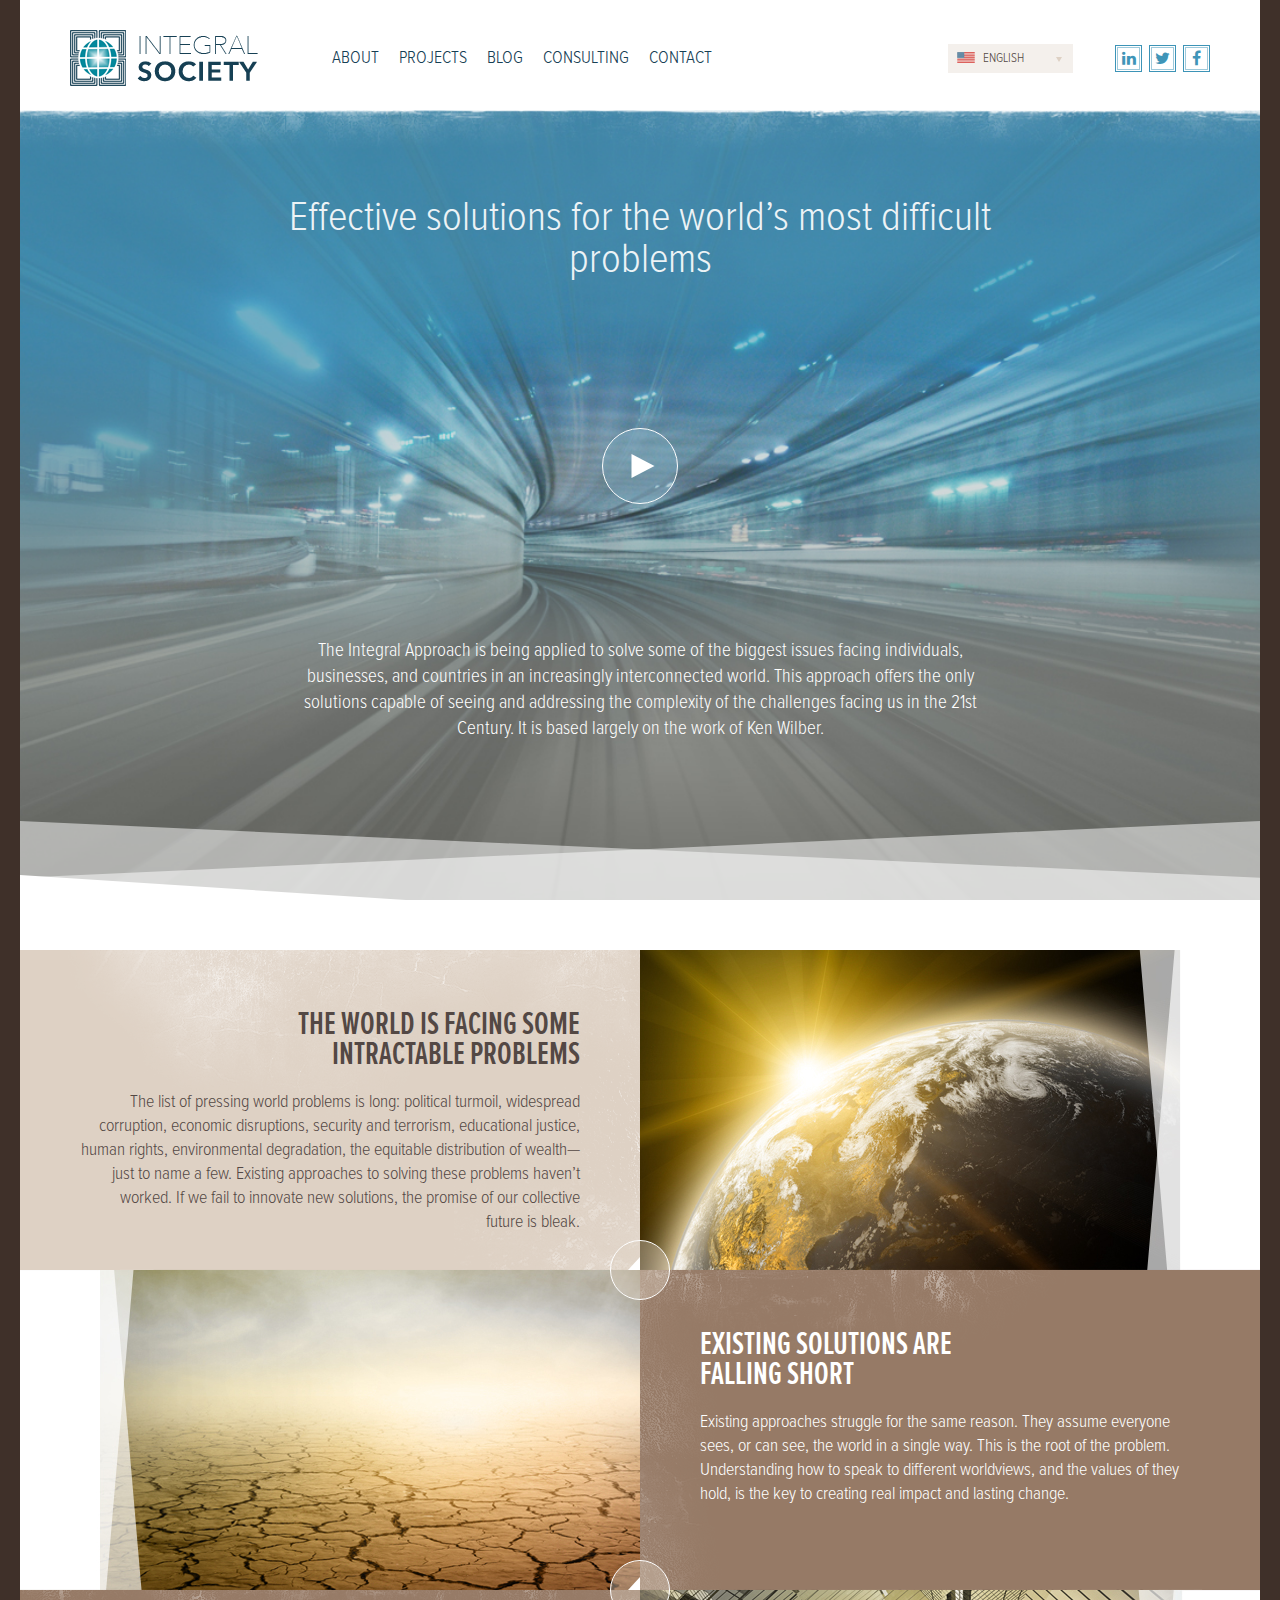
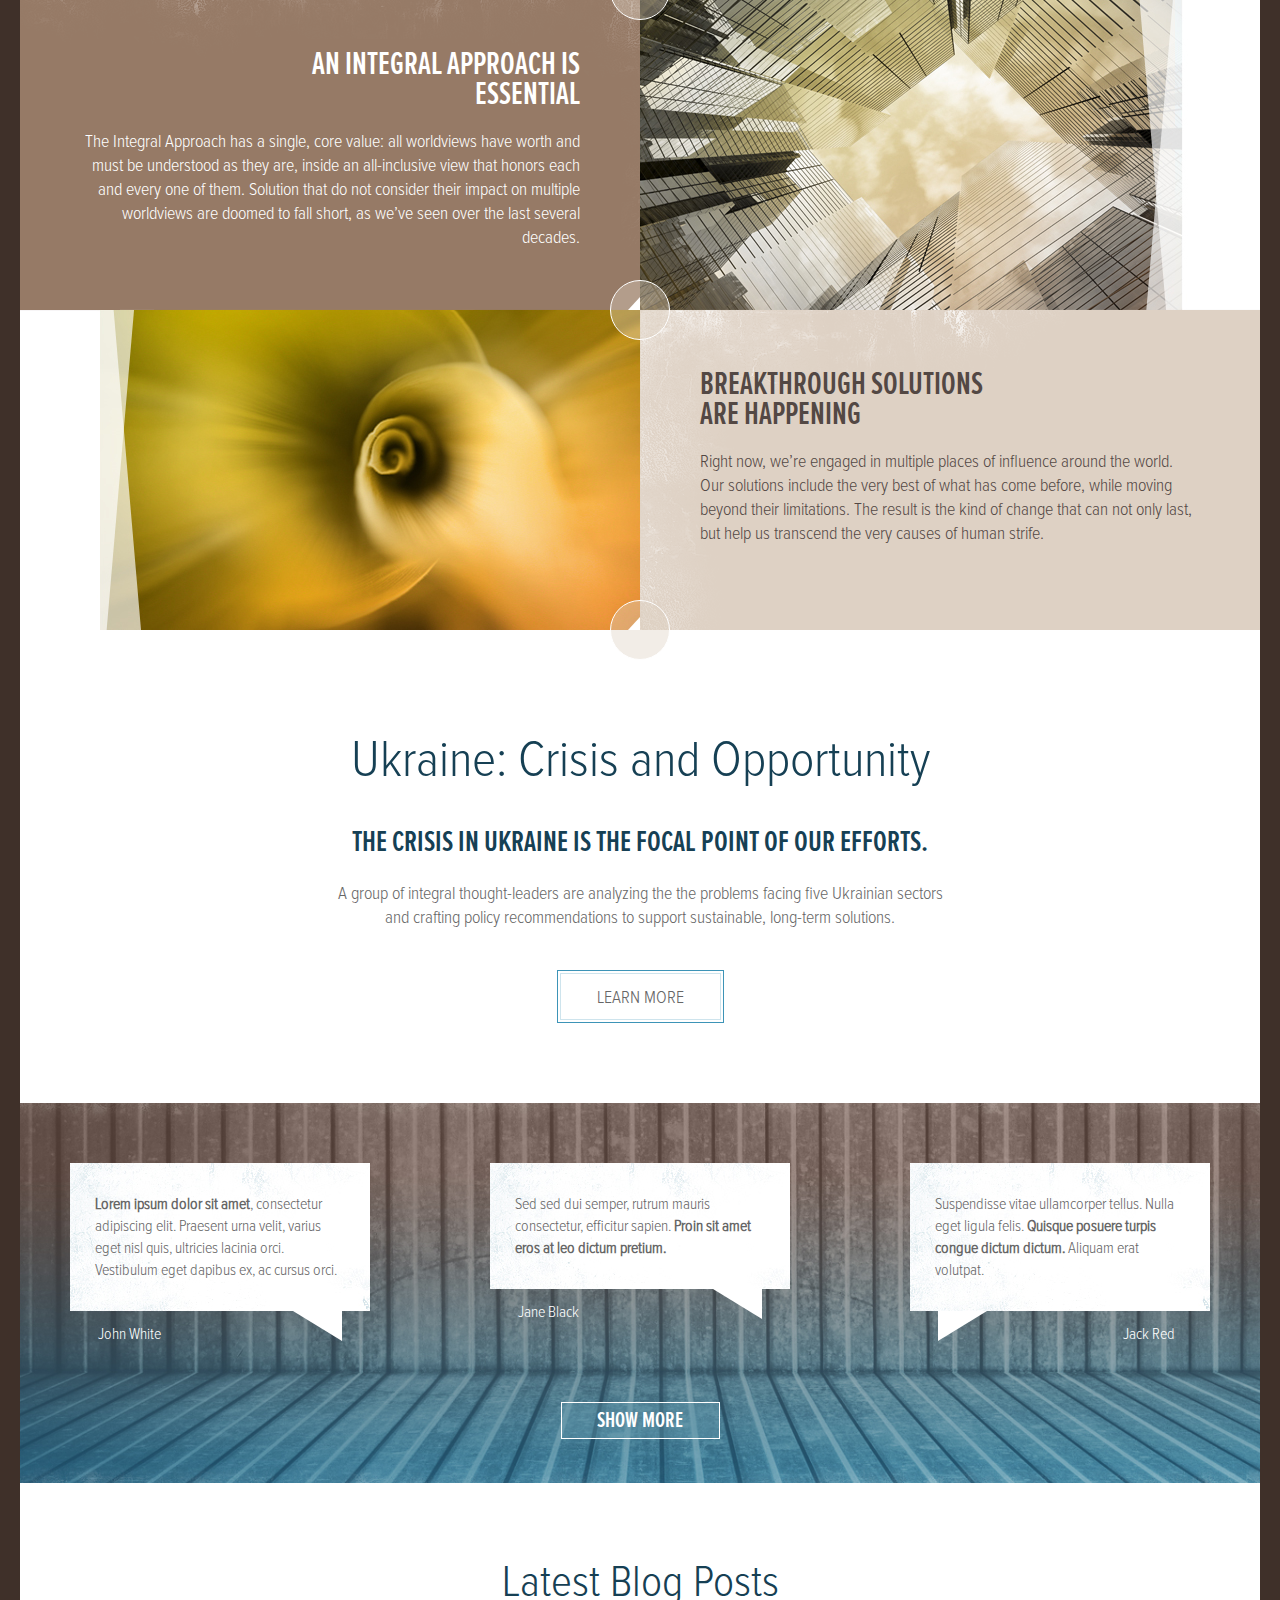
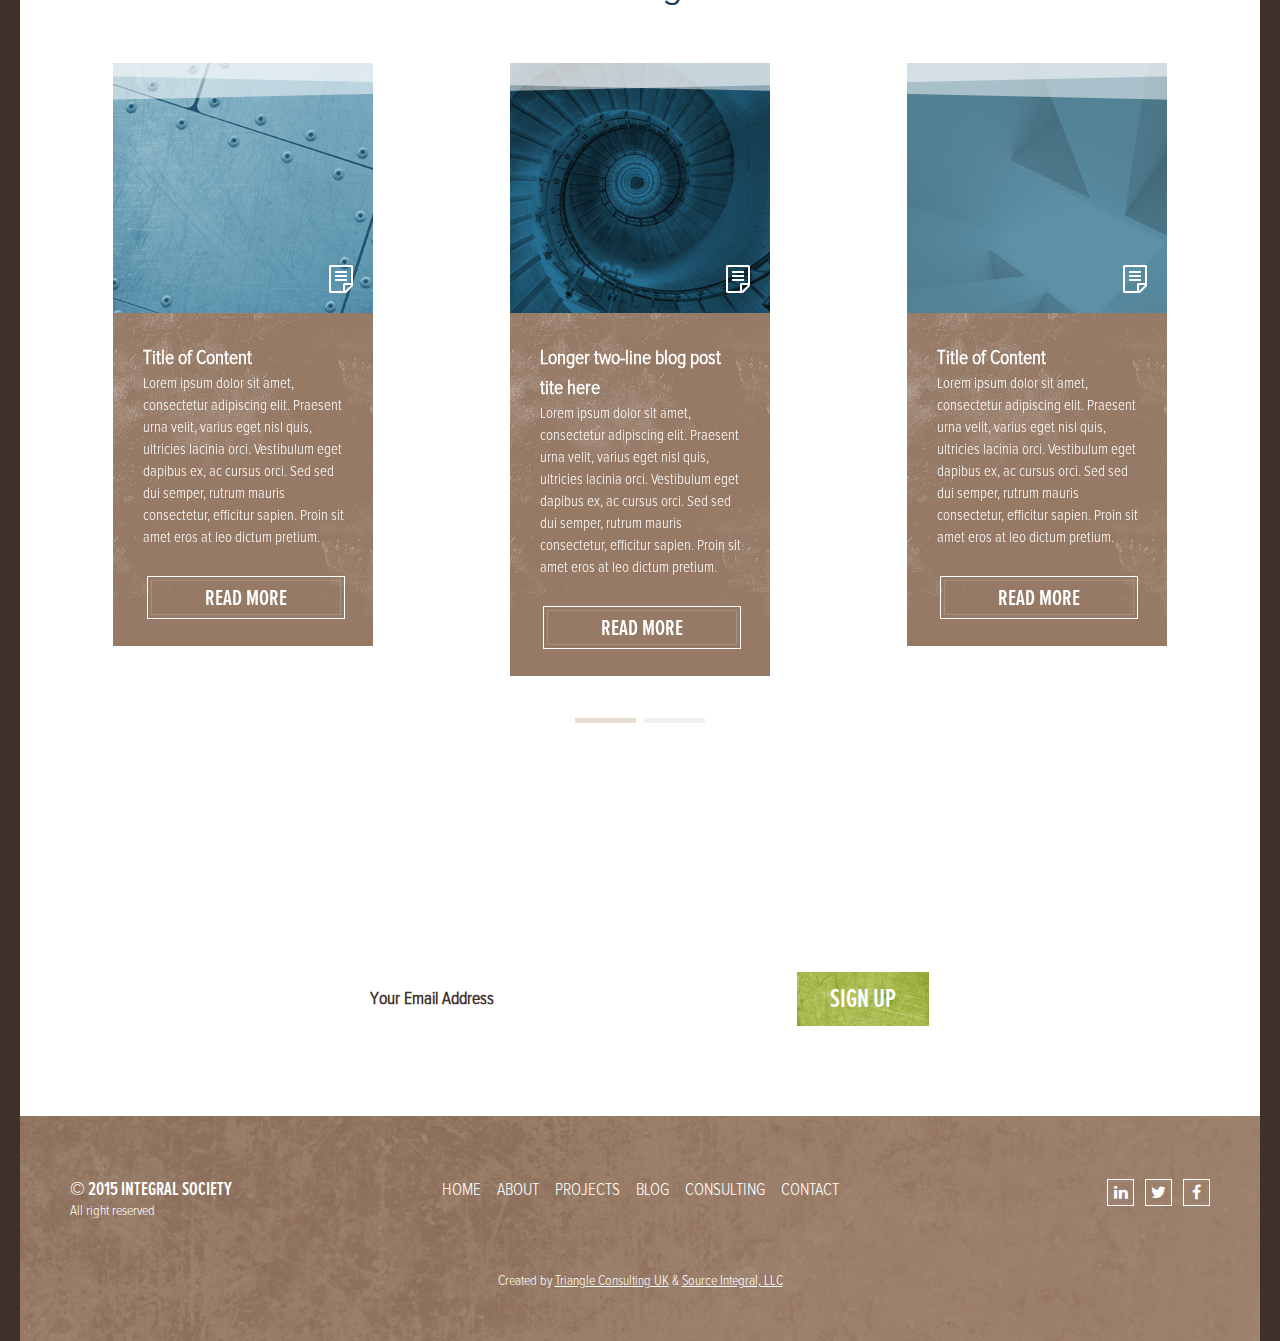
<file: index.html>
<!DOCTYPE html>
<html lang="en">
  <head>
    <meta charset="utf-8">
    <meta http-equiv="X-UA-Compatible" content="IE=edge">
    <meta name="viewport" content="width=device-width, initial-scale=1">
    <title>Integral</title>
    <link type="text/css" rel="stylesheet" href="https://maxcdn.bootstrapcdn.com/font-awesome/4.5.0/css/font-awesome.min.css" media="all" />
    <link rel="stylesheet" href="css/owl.carousel.css">
    <link rel="stylesheet" href="css/slimmenu.min.css">
    <link href="css/style.css" rel="stylesheet">

  </head>
  <body class="home-page">
    <header>
      <div class="logo"><a href="index.html"><img src="images/logo.png" alt=""></a></div>
      <div class="menu-top">
        <ul>
          <li><a href="about.html">About</a></li>
          <li><a href="projects.html">Projects</a></li>
          <li><a href="blog.html">Blog</a></li>
          <li><a href="consulting.html">Consulting</a></li>
          <li><a href="contact.html">Contact</a></li>
        </ul>
      </div>
      <div class="select-block">
          <div class="lang">
            <select id="language" name="n">
              <option data-path="images/eng.jpg" value="eng">English</option>
              <option data-path="images/rus.jpg" value="rus">Russian</option>
              <option data-path="images/ger.jpg" value="ger">German</option>
            </select>
            <div id="languageimg"><img src="images/eng.jpg" /></div>
          </div>
          <div class="social">
            <a href="#" class="fb"><i class="fa fa-linkedin" aria-hidden="true"></i></a>
            <a href="#" class="tw"><i class="fa fa-twitter" aria-hidden="true"></i></a>
            <a href="#" class="fb"><i class="fa fa-facebook" aria-hidden="true"></i></a>
          </div>
        </div>
    </header>
    <main>
      <div class="top-block">
        <h1>Effective solutions for the world’s most difficult problems </h1>
        <a href="#" class="video" id="home-video"></a>
        <div class="video-wrap">
          <iframe width="560" height="315" src="https://www.youtube.com/embed/emlOh1--QDM" frameborder="0" allowfullscreen autopley></iframe>
        </div>
        <div class="sub-title">
          <h3>The Integral Approach is being applied to solve some of
            the biggest issues facing individuals, businesses, and countries
            in an increasingly interconnected world. This approach offers the only
            solutions capable of seeing and addressing the complexity of the
            challenges facing us in the 21st Century. It is based largely on the
            work of Ken Wilber.
          </h3>
        </div>
        <div class="triangle"><div></div></div>
      </div>
      <div class="problems">
        <div class="item ches-1">
          <div class="title">The world is facing some
            intractable problems</div>
          <div class="text">The list of pressing world problems is long: political
            turmoil, widespread corruption, economic disruptions, security and
            terrorism, educational justice, human rights, environmental degradation,
            the equitable distribution of wealth—just to name a few. Existing approaches
            to solving these problems haven’t worked. If we fail to innovate new solutions,
            the promise of our collective future is bleak.
          </div>
          <div class="circle"><div></div></div>
        </div>
        <div class="item ches-2"></div>
        <div class="item ches-3">
          <div class="circle"><div></div></div>
        </div>
        <div class="item ches-4">
          <div class="title">existing solutions are
            falling short</div>
          <div class="text">Existing approaches struggle for the same reason.
            They assume everyone sees, or can see, the world in a single way.
            This is the root of the problem. Understanding how to speak to
            different worldviews, and the values of they hold, is the key to
            creating real impact and lasting change.
          </div>
        </div>
        <div class="item ches-5">
          <div class="title">AN INTEGRAL APPROACH
            IS ESSENTIAL</div>
          <div class="text">The Integral Approach has a single, core value:
            all worldviews have worth and must be understood as they are, inside an
            all-inclusive view that honors each and every one of them. Solution that do
            not consider their impact on multiple worldviews are doomed to fall short,
            as we’ve seen over the last several decades.
          </div>
          <div class="circle">
            <div></div>
          </div>
        </div>
        <div class="item ches-6"></div>
        <div class="item ches-7">
          <div class="circle"><div></div></div>
        </div>
        <div class="item ches-8">
          <div class="title">BREAKTHROUGH SOLUTIONS
            ARE HAPPENING</div>
          <div class="text">Right now, we’re engaged in multiple places of influence
            around the world. Our solutions include the very best of what has come before,
            while moving beyond their limitations. The result is the kind of change that
            can not only last, but help us transcend the very causes of human strife.
          </div>
        </div>
      </div>
      <div class="crisis">
        <h2>Ukraine: Crisis and Opportunity </h2>
        <h3>The crisis in Ukraine is the focal point of our efforts.</h3>
        <p>A group of integral thought-leaders
          are analyzing the  the problems facing
          five Ukrainian sectors and crafting
          policy recommendations to support sustainable,
          long-term solutions.
        </p>
        <a href="#" class="learn-more"><p>learn more</p></a>
      </div>
      <div class="testimonials">
        <div class="item">
          <div class="wrap">
            <div class="box">
              <p><strong>Lorem ipsum dolor sit amet</strong>, consectetur adipiscing elit.
                Praesent urna velit, varius eget nisl quis, ultricies lacinia
                orci. Vestibulum eget dapibus ex, ac cursus orci.
              </p>
            </div>
            <div class="name">John White</div>
          </div>
        </div>
        <div class="item">
          <div class="wrap">
            <div class="box">
              <p>Sed sed dui semper, rutrum mauris consectetur, efficitur sapien.
                <strong>Proin sit amet eros at leo dictum pretium.</strong>
              </p>
            </div>
            <div class="name">Jane Black</div>
          </div>
        </div>
        <div class="item">
          <div class="wrap">
            <div class="box">
              <p>Suspendisse vitae ullamcorper tellus. Nulla eget ligula felis.
                <strong>Quisque posuere turpis congue dictum dictum.</strong> Aliquam erat volutpat.
              </p>
            </div>
            <div class="name">Jack Red</div>
          </div>
        </div>
        <div class="clearfix"></div>
        <a href="#" class="show-more">show more </a>
      </div>
      <div class="last-post carousel">
        <div class="title">Latest Blog Posts</div>
        <div class="wrap">
          <div class="triangle"></div>
          <div class="carousel-5">
            <div class="item">
              <div class="wrap">
                <div class="img-block">
                  <img src="images/blog-1.jpg" alt="blog">
                  <i class="fa fa-file-text-o" aria-hidden="true"></i>
                </div>
                <div class="text-box">
                  <p class="title">Title of Content</p>
                  <p class="text">Lorem ipsum dolor sit amet, consectetur adipiscing elit. Praesent urna velit, varius eget nisl quis, ultricies lacinia orci. Vestibulum eget dapibus ex, ac cursus orci. Sed sed dui semper, rutrum mauris consectetur, efficitur sapien. Proin sit amet eros at leo dictum pretium.</p>
                  <a href="#" class="read-more"><p>read more</p></a>
                </div>
              </div>
            </div>
            <div class="item">
              <div class="wrap">
                <div class="img-block">
                  <img src="images/blog-2.jpg" alt="blog">
                  <i class="fa fa-file-text-o" aria-hidden="true"></i>
                </div>
                <div class="text-box">
                  <p class="title">Longer two-line blog post tite here</p>
                  <p class="text">Lorem ipsum dolor sit amet, consectetur adipiscing elit. Praesent urna velit, varius eget nisl quis, ultricies lacinia orci. Vestibulum eget dapibus ex, ac cursus orci. Sed sed dui semper, rutrum mauris consectetur, efficitur sapien. Proin sit amet eros at leo dictum pretium.</p>
                  <a href="#" class="read-more"><p>read more</p></a>
                </div>
              </div>
            </div>
            <div class="item">
              <div class="wrap">
                <div class="img-block">
                  <img src="images/blog-3.jpg" alt="blog">
                  <i class="fa fa-file-text-o" aria-hidden="true"></i>
                </div>
                <div class="text-box">
                  <p class="title">Title of Content</p>
                  <p class="text">Lorem ipsum dolor sit amet, consectetur adipiscing elit. Praesent urna velit, varius eget nisl quis, ultricies lacinia orci. Vestibulum eget dapibus ex, ac cursus orci. Sed sed dui semper, rutrum mauris consectetur, efficitur sapien. Proin sit amet eros at leo dictum pretium.</p>
                  <a href="#" class="read-more"><p>read more</p></a>
                </div>
              </div>
            </div>
            <div class="item">
          <div class="wrap">
            <div class="img-block">
              <img src="images/blog-4.jpg" alt="blog">
              <i class="fa fa-file-text-o" aria-hidden="true"></i>
            </div>
            <div class="text-box">
              <p class="title">Longer two-line blog post tite here</p>
              <p class="text">Lorem ipsum dolor sit amet, consectetur adipiscing elit. Praesent urna velit, varius eget nisl quis, ultricies lacinia orci. Vestibulum eget dapibus ex, ac cursus orci. Sed sed dui semper, rutrum mauris consectetur, efficitur sapien. Proin sit amet eros at leo dictum pretium.</p>
              <a href="#" class="read-more"><p>read more</p></a>
            </div>
          </div>
        </div>
          </div>
        </div>
      </div>
      <div class="subscribe">
        <div class="triangle"></div>
        <div class="title">Stay Informed</div>
        <div class="wrap">
          <form action="">
            <input type="email" placeholder="Your Email Address">
            <input type="submit" value="Sign Up">
          </form>
        </div>
      </div>
    </main>
    <footer>
        <div class="wrap">
          <div class="copy">
           <span> © 2015 Integral Society</span><br>
            All right reserved
          </div>
          <div class="menu">
            <ul>
              <li><a href="#">Home</a></li>
              <li><a href="#">About</a></li>
              <li><a href="#">Projects</a></li>
              <li><a href="#">Blog</a></li>
              <li><a href="#">Consulting</a></li>
              <li><a href="#">Contact</a></li>
            </ul>
          </div>
          <div class="social">
            <a href="#" class="fb"><i class="fa fa-linkedin" aria-hidden="true"></i></a>
            <a href="#" class="tw"><i class="fa fa-twitter" aria-hidden="true"></i></a>
            <a href="#" class="fb"><i class="fa fa-facebook" aria-hidden="true"></i></a>
          </div>
        </div>
        <div class="created">Created by <span>Triangle Consulting UK</span> & <span>Source Integral, LLC</span></div>
    </footer>
    <script src="https://ajax.googleapis.com/ajax/libs/jquery/1.11.0/jquery.min.js"></script>
    <script src="js/bootstrap.min.js"></script>
    <script src="js/jquery.slimmenu.min.js"></script>
    <script src="js/owl-carousel/owl.carousel.min.js"></script>
    <script src="js/common.js"></script>
  </body>
</html>
</file>
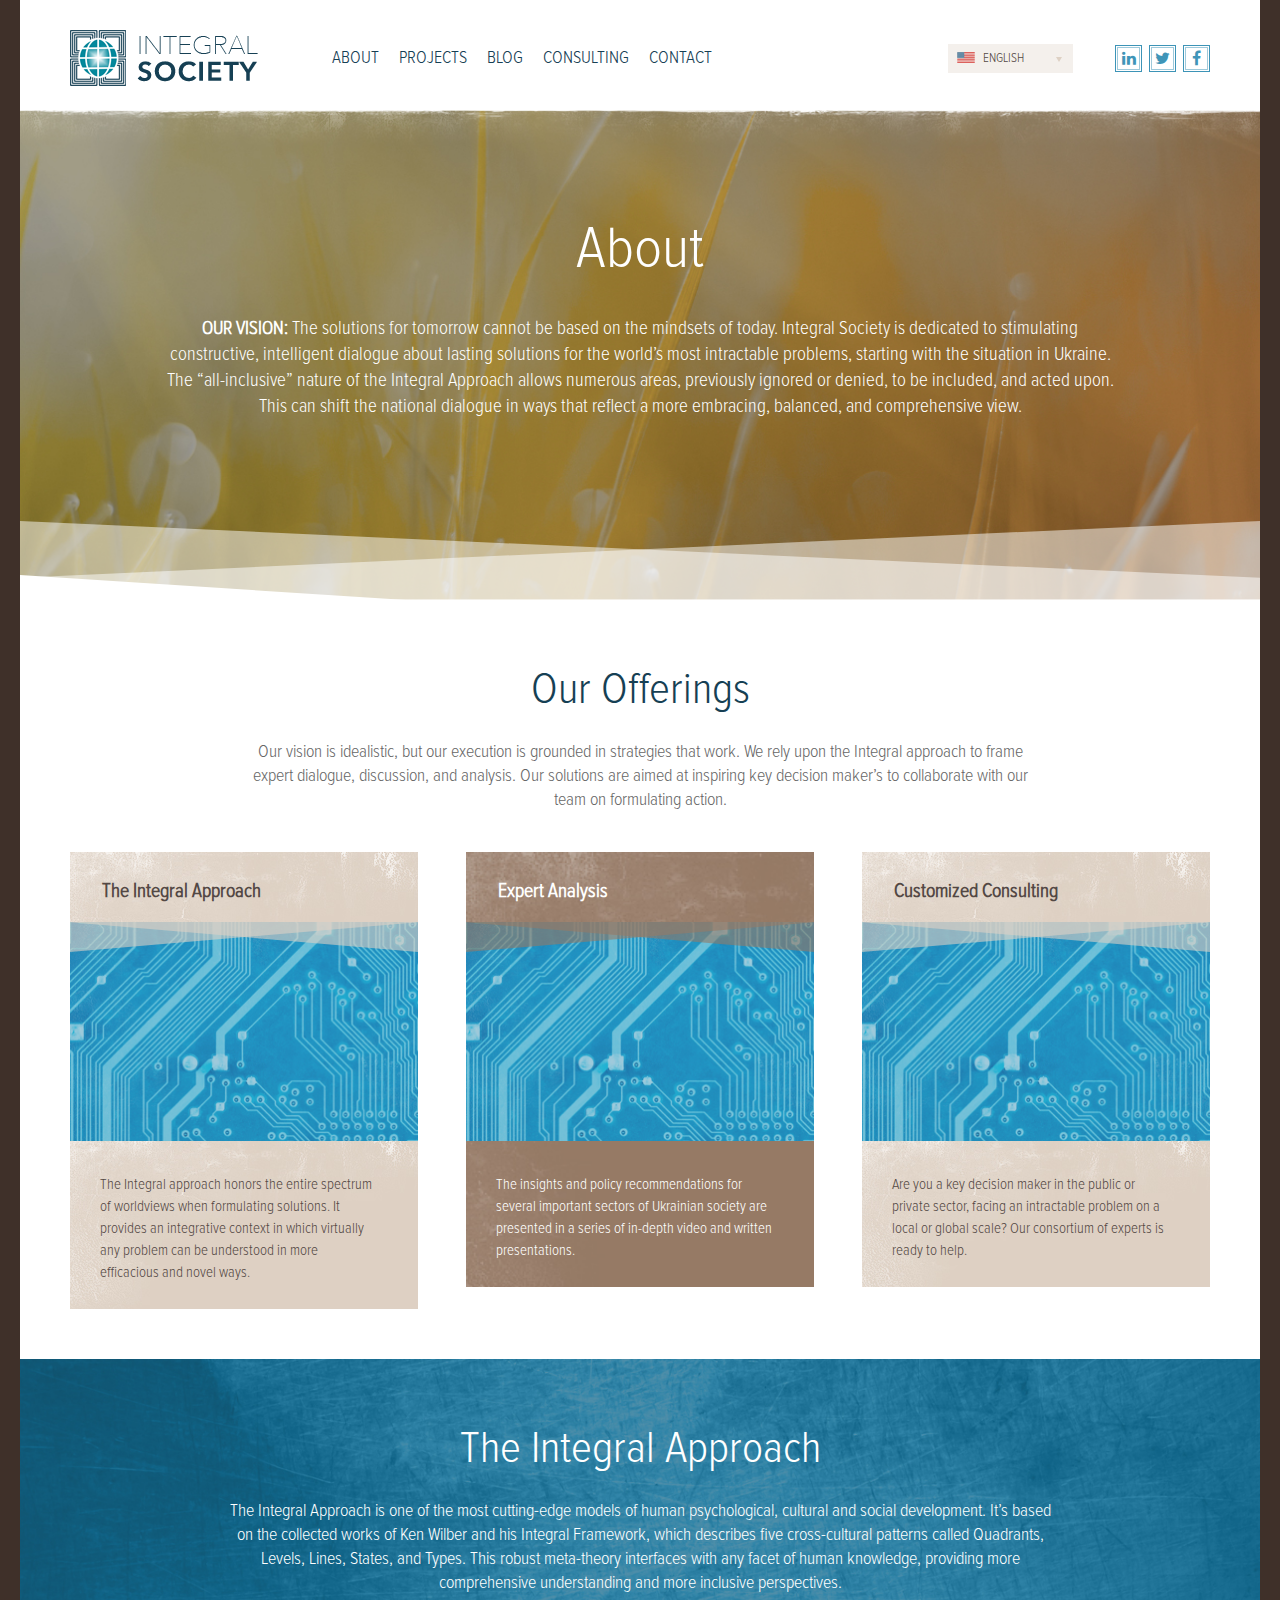
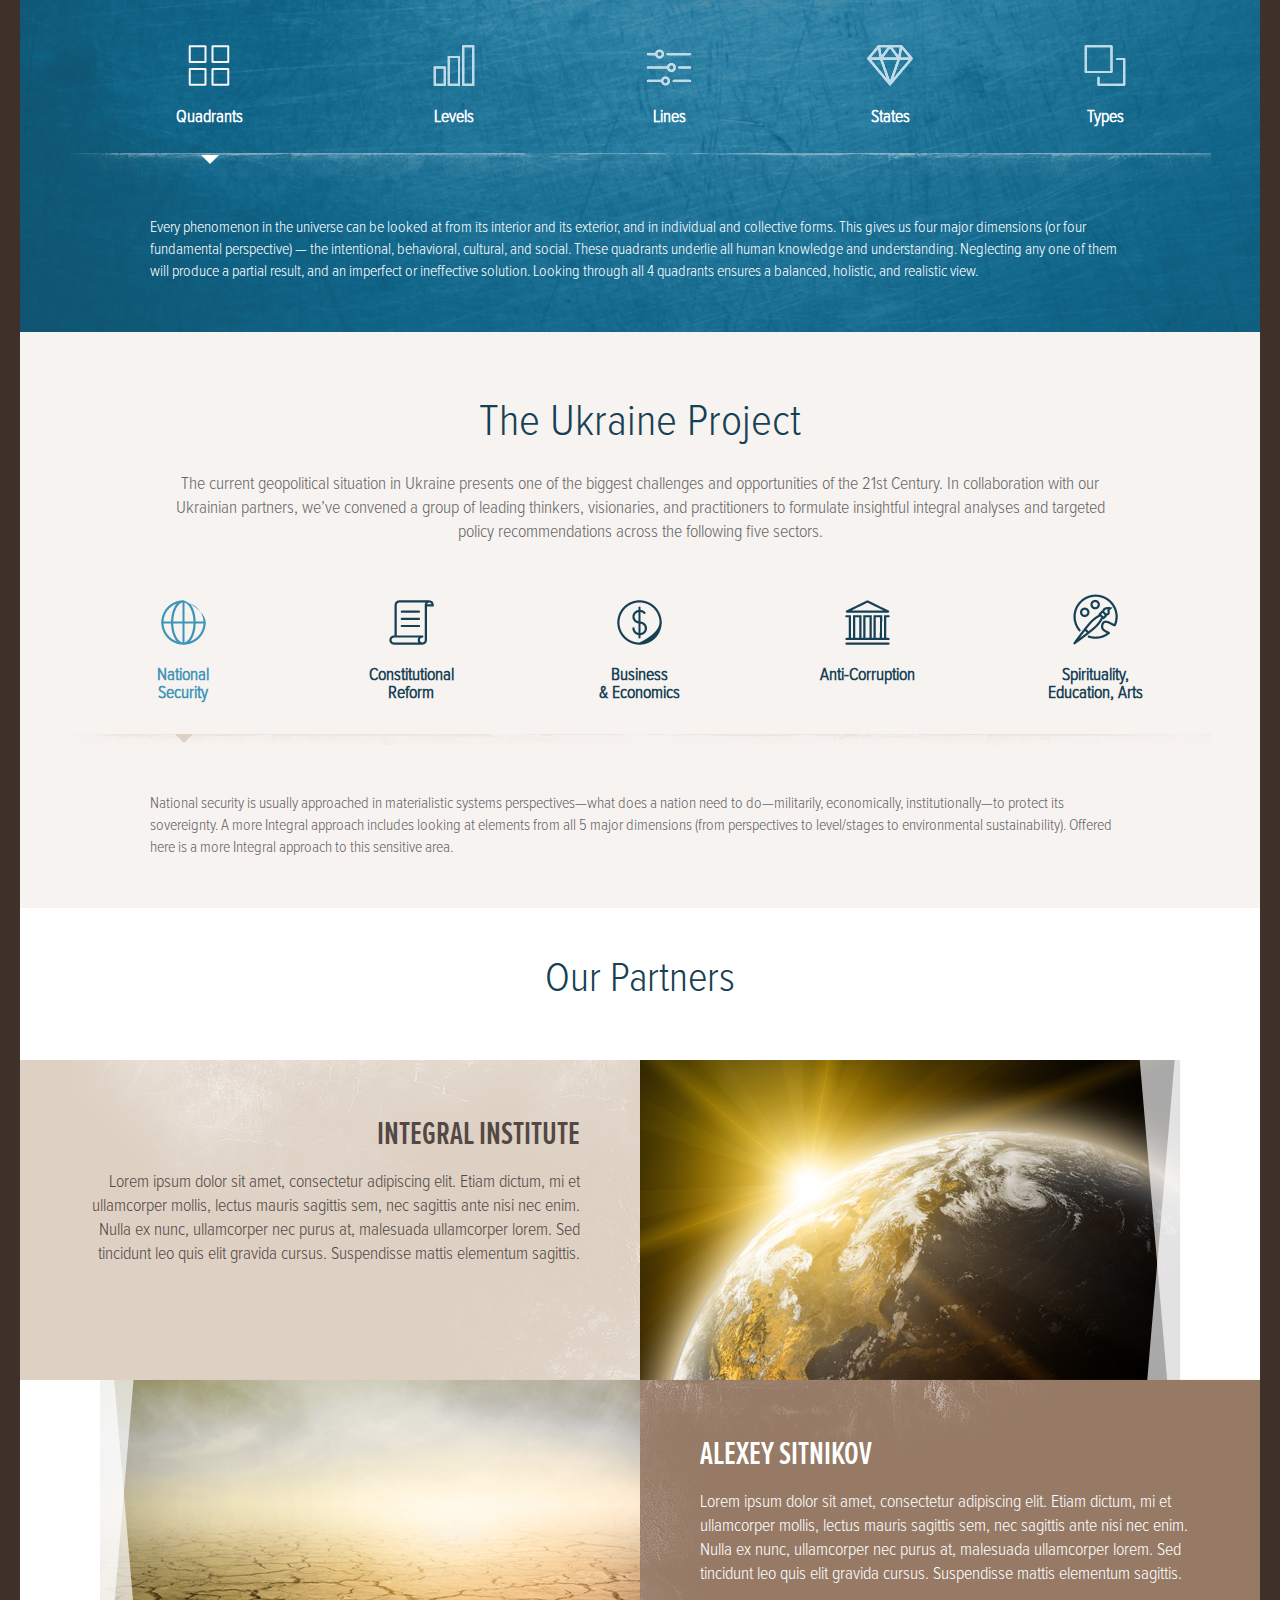
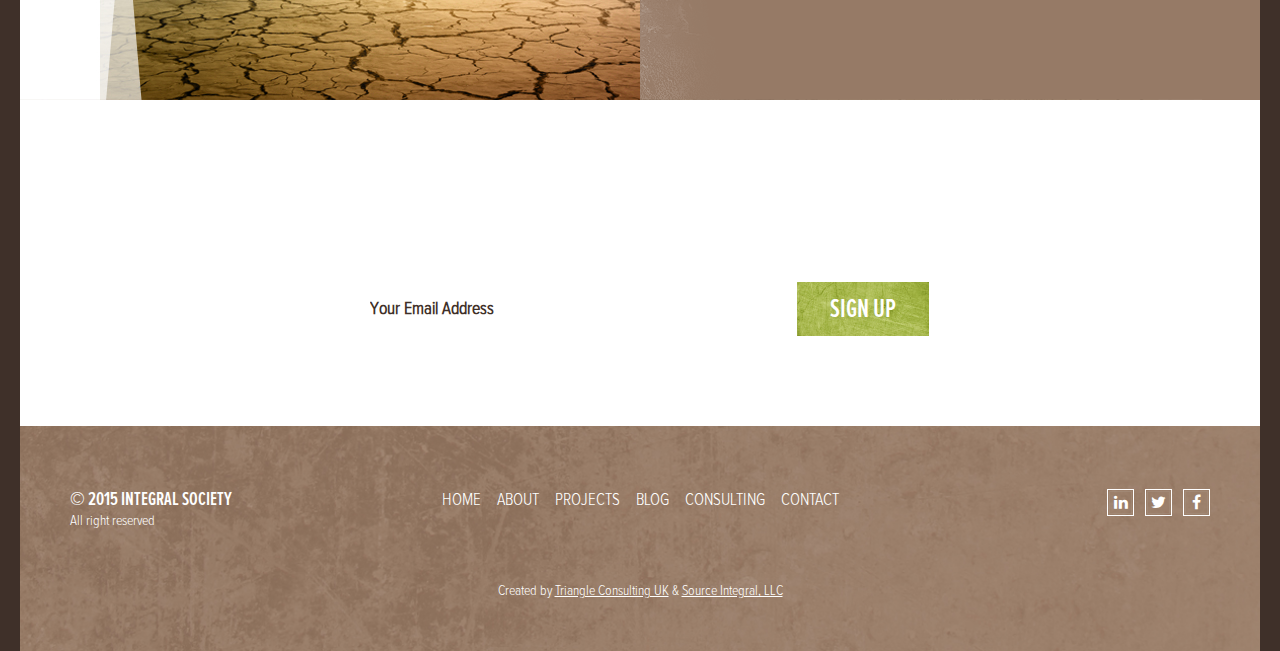
<file: about.html>
<!DOCTYPE html>
<html lang="en">
<head>
    <meta charset="utf-8">
    <meta http-equiv="X-UA-Compatible" content="IE=edge">
    <meta name="viewport" content="width=device-width, initial-scale=1">
    <title>Integral</title>
    <link type="text/css" rel="stylesheet" href="https://maxcdn.bootstrapcdn.com/font-awesome/4.5.0/css/font-awesome.min.css" media="all" />
    <link rel="stylesheet" href="css/owl.carousel.css">
    <link rel="stylesheet" href="css/slimmenu.min.css">
    <link rel="stylesheet" href="libs/jquery-bootstrap-scrolling-tabs/jquery.scrolling-tabs.min.css">
    <link href="css/style.css" rel="stylesheet">

</head>
<body class="about-page">
<header>
    <div class="logo"><a href="index.html"><img src="images/logo.png" alt=""></a></div>
    <div class="menu-top">
        <ul>
            <li><a href="about.html">About</a></li>
            <li><a href="projects.html">Projects</a></li>
            <li><a href="blog.html">Blog</a></li>
            <li><a href="consulting.html">Consulting</a></li>
            <li><a href="contact.html">Contact</a></li>
        </ul>
    </div>
    <div class="select-block">
        <div class="lang">
            <select id="language" name="n">
                <option data-path="images/eng.jpg" value="eng">English</option>
                <option data-path="images/rus.jpg" value="rus">Russian</option>
                <option data-path="images/ger.jpg" value="ger">German</option>
            </select>
            <div id="languageimg"><img src="images/eng.jpg" /></div>
        </div>
        <div class="social">
            <a href="#" class="fb"><i class="fa fa-linkedin" aria-hidden="true"></i></a>
            <a href="#" class="tw"><i class="fa fa-twitter" aria-hidden="true"></i></a>
            <a href="#" class="fb"><i class="fa fa-facebook" aria-hidden="true"></i></a>
        </div>
    </div>
</header>
<main>
    <div class="top-block">
        <div class="wrap">
            <h1>About</h1>
            <div class="sub-title">
                <h3><span>OUR VISION:</span> The solutions for tomorrow cannot be based on the mindsets of today. Integral Society is dedicated to stimulating constructive, intelligent dialogue about lasting solutions for the world’s most intractable problems, starting with the situation in Ukraine. The “all-inclusive” nature of the Integral Approach allows numerous areas, previously ignored or denied, to be included, and acted upon. This can shift the national dialogue in ways that reflect a more embracing, balanced, and comprehensive view.
                </h3>
            </div>
        </div>
        <div class="triangle"><div></div></div>
    </div>
    <div class="offer">
        <h3 class="title">Our Offerings</h3>
        <div class="sub-title">Our vision is idealistic, but our execution is grounded in strategies that work.
            We rely upon the Integral approach to frame expert dialogue, discussion, and analysis.
            Our solutions are aimed at inspiring key decision maker’s to collaborate with our team on formulating action.
        </div>
        <div class="item">
            <div class="wrap">
                <div class="title">The Integral Approach</div>
                <div class="img-box">
                    <div class="triangle"></div>
                    <img src="images/scheme.jpg" alt="scheme">
                </div>
                <p>The Integral approach honors the entire spectrum of worldviews when formulating solutions.
                    It provides an integrative context in which virtually any problem can be understood in more efficacious and novel ways.
                </p>
            </div>
        </div>
        <div class="item">
            <div class="wrap">
                <div class="title">Expert Analysis</div>
                <div class="img-box">
                    <div class="triangle"></div>
                    <img src="images/scheme.jpg" alt="scheme">
                </div>
                <p>The insights and policy recommendations for several important sectors of Ukrainian society
                    are presented in a series of in-depth video and written presentations.
                </p>
            </div>
        </div>
        <div class="item">
            <div class="wrap">
                <div class="title">Customized Consulting</div>
                <div class="img-box">
                    <div class="triangle"></div>
                    <img src="images/scheme.jpg" alt="scheme">
                </div>
                <p>Are you a key decision maker in the public or private sector, facing an intractable
                    problem on a local or global scale? Our consortium of experts is ready to help.
                </p>
            </div>
        </div>
    </div>
    <div class="approach tabs">
        <div class="title">The Integral Approach</div>
        <div class="info">The Integral Approach is one of the most cutting-edge models of human
            psychological, cultural and social development. It’s based on the collected works of Ken Wilber and
            his Integral Framework, which describes five cross-cultural patterns called Quadrants,
            Levels, Lines, States, and Types. This robust meta-theory interfaces with any facet of
            human knowledge, providing more comprehensive understanding and more inclusive perspectives.
        </div>
        <div class="wrap">
            <!-- Nav tabs -->
            <ul class="nav nav-tabs">
                <li class="active"><a href="#tab-1" data-toggle="tab"><div><img src="images/about-tab-1.png" alt=""></div><p>Quadrants</p></a></li>
                <li><a href="#tab-2" data-toggle="tab"><div><img src="images/about-tab-2.png" alt=""></div><p>Levels</p></a></li>
                <li><a href="#tab-3" data-toggle="tab"><div><img src="images/about-tab-3.png" alt=""></div><p>Lines</p></a></li>
                <li><a href="#tab-4" data-toggle="tab"><div><img src="images/about-tab-4.png" alt=""></div><p>States</p></a></li>
                <li><a href="#tab-5" data-toggle="tab"><div><img src="images/about-tab-5.png" alt=""></div><p>Types</p></a></li>
            </ul>

            <!-- Tab panes -->
            <div class="tab-content">
                <div class="tab-pane fade in active" id="tab-1"> Every phenomenon in the universe can be
                    looked at from its interior and its exterior, and in individual and collective forms.
                    This gives us four major dimensions (or four fundamental perspective) — the intentional,
                    behavioral, cultural, and social. These quadrants underlie all human knowledge and understanding.
                    Neglecting any one of them will produce a partial result, and an imperfect or ineffective solution.
                    Looking through all 4 quadrants ensures a balanced, holistic, and realistic view.
                </div>
                <div class="tab-pane fade" id="tab-2">Lorem ipsum dolor sit amet, consectetur adipiscing elit.
                    Donec dictum lectus eu nunc ornare, vitae auctor nunc molestie. Donec fermentum quam magna, a cursus enim volutpat a. Suspendisse sit
                    amet mattis augue. Sed et felis ut ex gravida eleifend eu et nunc. Vestibulum interdum justo sed finibus bibendum. Cras lobortis ante
                    sed mi iaculis, a malesuada quam ullamcorper.
                </div>
                <div class="tab-pane fade" id="tab-3">Lorem ipsum dolor sit amet, consectetur adipiscing elit.
                    Donec dictum lectus eu nunc ornare, vitae auctor nunc molestie. Donec fermentum quam magna, a cursus enim volutpat a. Suspendisse sit
                    amet mattis augue. Sed et felis ut ex gravida eleifend eu et nunc. Vestibulum interdum justo sed finibus bibendum.
                </div>
                <div class="tab-pane fade" id="tab-4">Lorem ipsum dolor sit amet, consectetur adipiscing elit.
                    Donec dictum lectus eu nunc ornare, vitae auctor nunc molestie. Donec fermentum quam magna, a cursus enim volutpat a. Suspendisse sit
                    amet mattis augue. Sed et felis ut ex gravida eleifend eu et nunc. Vestibulum interdum justo sed finibus bibendum.
                </div>
                <div class="tab-pane fade" id="tab-5">Lorem ipsum dolor sit amet, consectetur adipiscing elit.
                    Donec dictum lectus eu nunc ornare, vitae auctor nunc molestie. Donec fermentum quam magna, a cursus enim volutpat a. Suspendisse sit
                    amet mattis augue. Sed et felis ut ex gravida eleifend eu et nunc.
                </div>
            </div>
        </div>
    </div>
    <div class="ukr-project tabs">
        <div class="title">The Ukraine Project</div>
        <div class="info">The current geopolitical situation in Ukraine presents one of the
            biggest challenges and opportunities of the 21st Century. In collaboration with our
            Ukrainian partners, we’ve convened a group of leading thinkers, visionaries, and practitioners
            to formulate insightful integral analyses and targeted policy recommendations across the
            following five sectors.
        </div>
        <div class="wrap">
            <!-- Nav tabs -->
            <ul class="nav nav-tabs">
                <li class="active"><a href="#tabs-1" data-toggle="tab"><div><img src="images/about-proj-1.png" alt=""></div><p>National<br>Security  </p></a></li>
                <li><a href="#tabs-2" data-toggle="tab"><div><img src="images/about-proj-2.png" alt=""></div><p> Constitutional<br>Reform   </p></a></li>
                <li><a href="#tabs-3" data-toggle="tab"><div><img src="images/about-proj-3.png" alt=""></div><p>Business<br>& Economics</p></a></li>
                <li><a href="#tabs-4" data-toggle="tab"><div><img src="images/about-proj-4.png" alt=""></div><p>Anti-Corruption</p></a></li>
                <li><a href="#tabs-5" data-toggle="tab"><div><img src="images/about-proj-5.png" alt=""></div><p>Spirituality,<br>Education, Arts</p></a></li>
            </ul>

            <!-- Tab panes -->
            <div class="tab-content">
                <div class="tab-pane fade in active" id="tabs-1"> National security is usually approached in materialistic
                    systems perspectives—what does a nation need to do—militarily, economically, institutionally—to protect its sovereignty.
                    A more Integral approach includes looking at elements from all 5 major dimensions (from perspectives to level/stages to environmental sustainability).
                    Offered here is a more Integral approach to this sensitive area.
                </div>
                <div class="tab-pane fade" id="tabs-2">Lorem ipsum dolor sit amet, consectetur adipiscing elit.
                    Donec dictum lectus eu nunc ornare, vitae auctor nunc molestie. Donec fermentum quam magna, a cursus enim volutpat a. Suspendisse sit
                    amet mattis augue. Sed et felis ut ex gravida eleifend eu et nunc. Vestibulum interdum justo sed finibus bibendum. Cras lobortis ante
                    sed mi iaculis, a malesuada quam ullamcorper.
                </div>
                <div class="tab-pane fade" id="tabs-3">Lorem ipsum dolor sit amet, consectetur adipiscing elit.
                    Donec dictum lectus eu nunc ornare, vitae auctor nunc molestie. Donec fermentum quam magna, a cursus enim volutpat a. Suspendisse sit
                    amet mattis augue. Sed et felis ut ex gravida eleifend eu et nunc. Vestibulum interdum justo sed finibus bibendum.
                </div>
                <div class="tab-pane fade" id="tabs-4">Lorem ipsum dolor sit amet, consectetur adipiscing elit.
                    Donec dictum lectus eu nunc ornare, vitae auctor nunc molestie. Donec fermentum quam magna, a cursus enim volutpat a. Suspendisse sit
                    amet mattis augue. Sed et felis ut ex gravida eleifend eu et nunc. Vestibulum interdum justo sed finibus bibendum.
                </div>
                <div class="tab-pane fade" id="tabs-5">Lorem ipsum dolor sit amet, consectetur adipiscing elit.
                    Donec dictum lectus eu nunc ornare, vitae auctor nunc molestie. Donec fermentum quam magna, a cursus enim volutpat a. Suspendisse sit
                    amet mattis augue. Sed et felis ut ex gravida eleifend eu et nunc.
                </div>
            </div>
        </div>
    </div>
    <div class="partners">
        <h3 class="block-title">Our Partners</h3>
        <div class="wrap">
            <div class="item ches-1">
                <div class="title">Integral Institute</div>
                <div class="text">Lorem ipsum dolor sit amet, consectetur adipiscing elit.
                    Etiam dictum, mi et ullamcorper mollis, lectus mauris sagittis sem, nec sagittis ante nisi nec enim. Nulla ex nunc,
                    ullamcorper nec purus at, malesuada ullamcorper lorem. Sed tincidunt leo quis elit gravida cursus.
                    Suspendisse mattis elementum sagittis.
                </div>
            </div>
            <div class="item ches-2"></div>
            <div class="item ches-3"></div>
            <div class="item ches-4">
            <div class="title ches-4">Alexey Sitnikov</div>
            <div class="text">Lorem ipsum dolor sit amet, consectetur adipiscing elit.
                Etiam dictum, mi et ullamcorper mollis, lectus mauris sagittis sem, nec sagittis ante nisi nec enim. Nulla ex nunc,
                ullamcorper nec purus at, malesuada ullamcorper lorem. Sed tincidunt leo quis elit gravida cursus.
                Suspendisse mattis elementum sagittis.
            </div>
        </div>
        </div>
    </div>

    <div class="subscribe">
        <div class="triangle"></div>
        <div class="title">Stay Informed</div>
        <div class="wrap">
            <form action="">
                <input type="email" placeholder="Your Email Address">
                <input type="submit" value="Sign Up">
            </form>
        </div>
    </div>
</main>
<footer>
    <div class="wrap">
        <div class="copy">
            <span> © 2015 Integral Society</span><br>
            All right reserved
        </div>
        <div class="menu">
            <ul>
                <li><a href="#">Home</a></li>
                <li><a href="#">About</a></li>
                <li><a href="#">Projects</a></li>
                <li><a href="#">Blog</a></li>
                <li><a href="#">Consulting</a></li>
                <li><a href="#">Contact</a></li>
            </ul>
        </div>
        <div class="social">
            <a href="#" class="fb"><i class="fa fa-linkedin" aria-hidden="true"></i></a>
            <a href="#" class="tw"><i class="fa fa-twitter" aria-hidden="true"></i></a>
            <a href="#" class="fb"><i class="fa fa-facebook" aria-hidden="true"></i></a>
        </div>
    </div>
    <div class="created">Created by <span>Triangle Consulting UK</span> & <span>Source Integral, LLC</span></div>
</footer>
<script src="https://ajax.googleapis.com/ajax/libs/jquery/1.11.0/jquery.min.js"></script>
<script src="js/bootstrap.min.js"></script>
<script src="js/jquery.slimmenu.min.js"></script>
<script src="js/owl-carousel/owl.carousel.min.js"></script>
<script src="libs/jquery-bootstrap-scrolling-tabs/jquery.scrolling-tabs.min.js"></script>
<script src="js/common.js"></script>
</body>
</html>
</file>
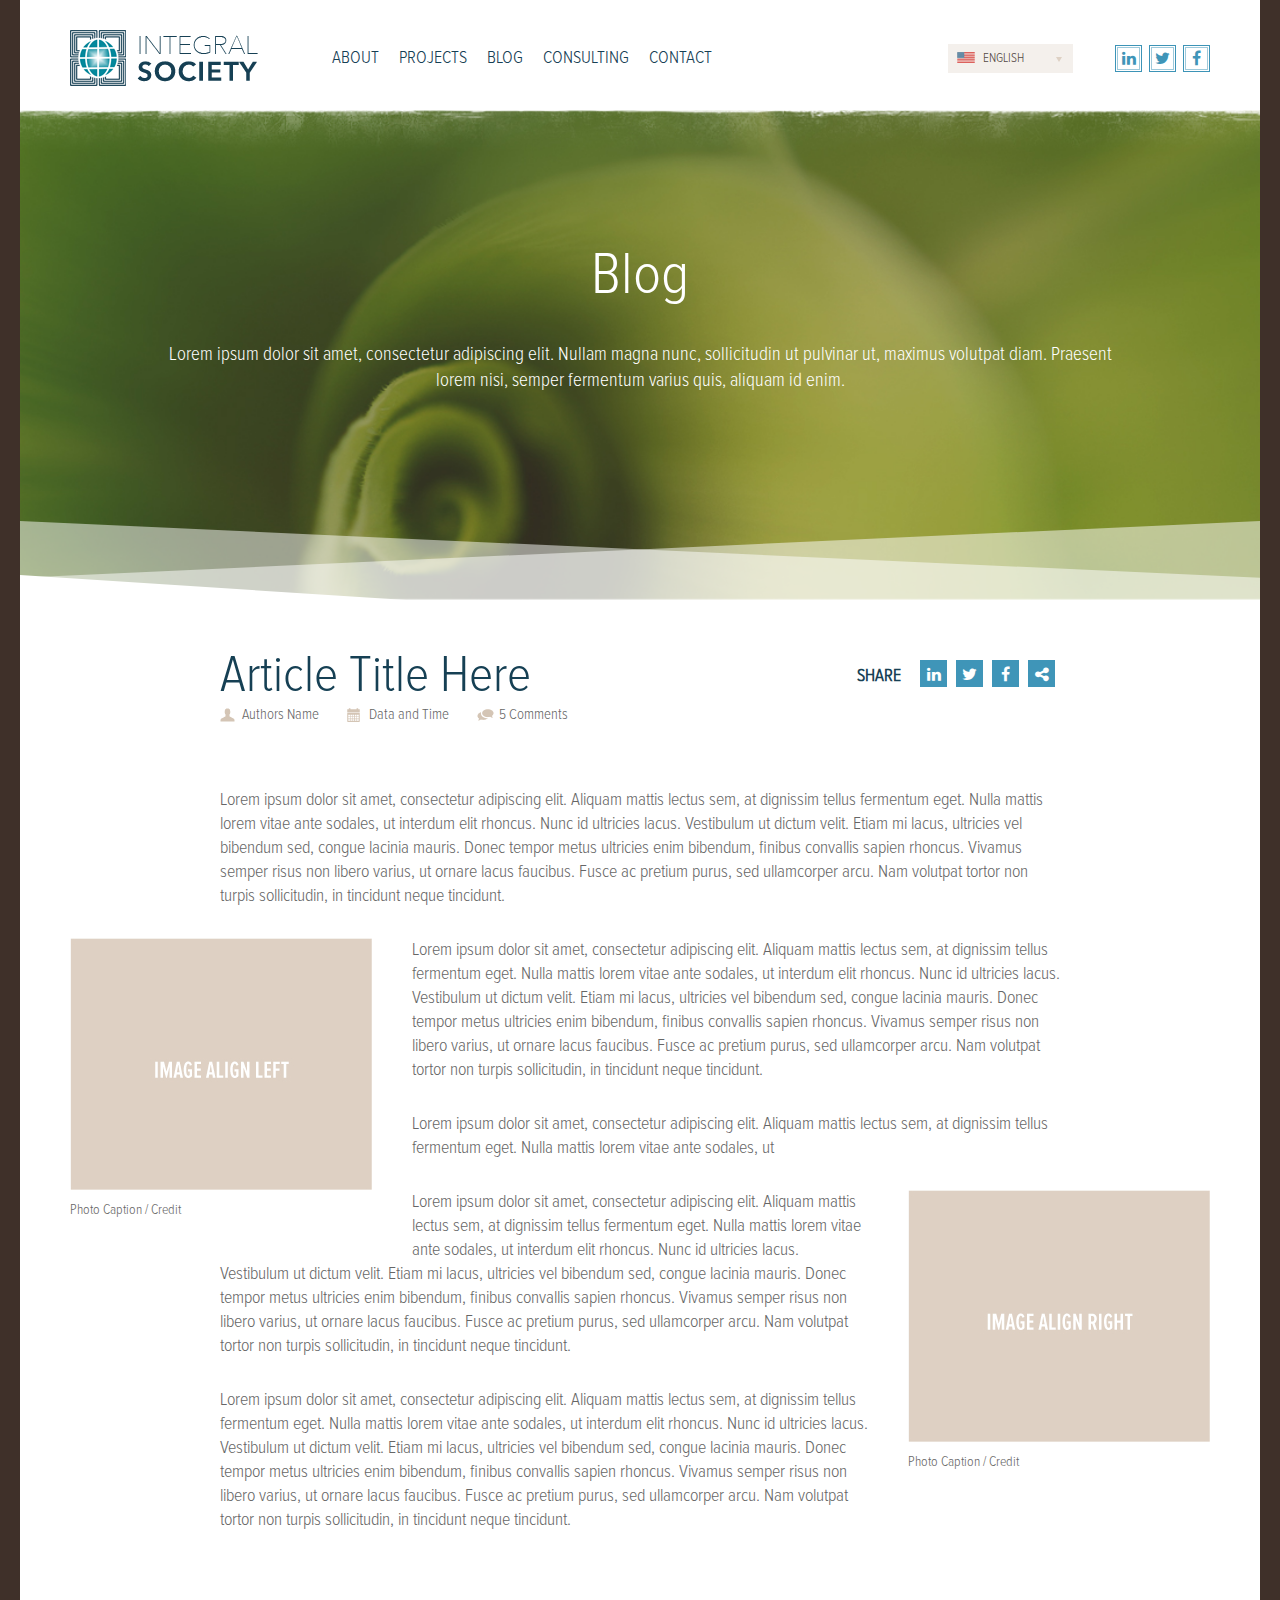
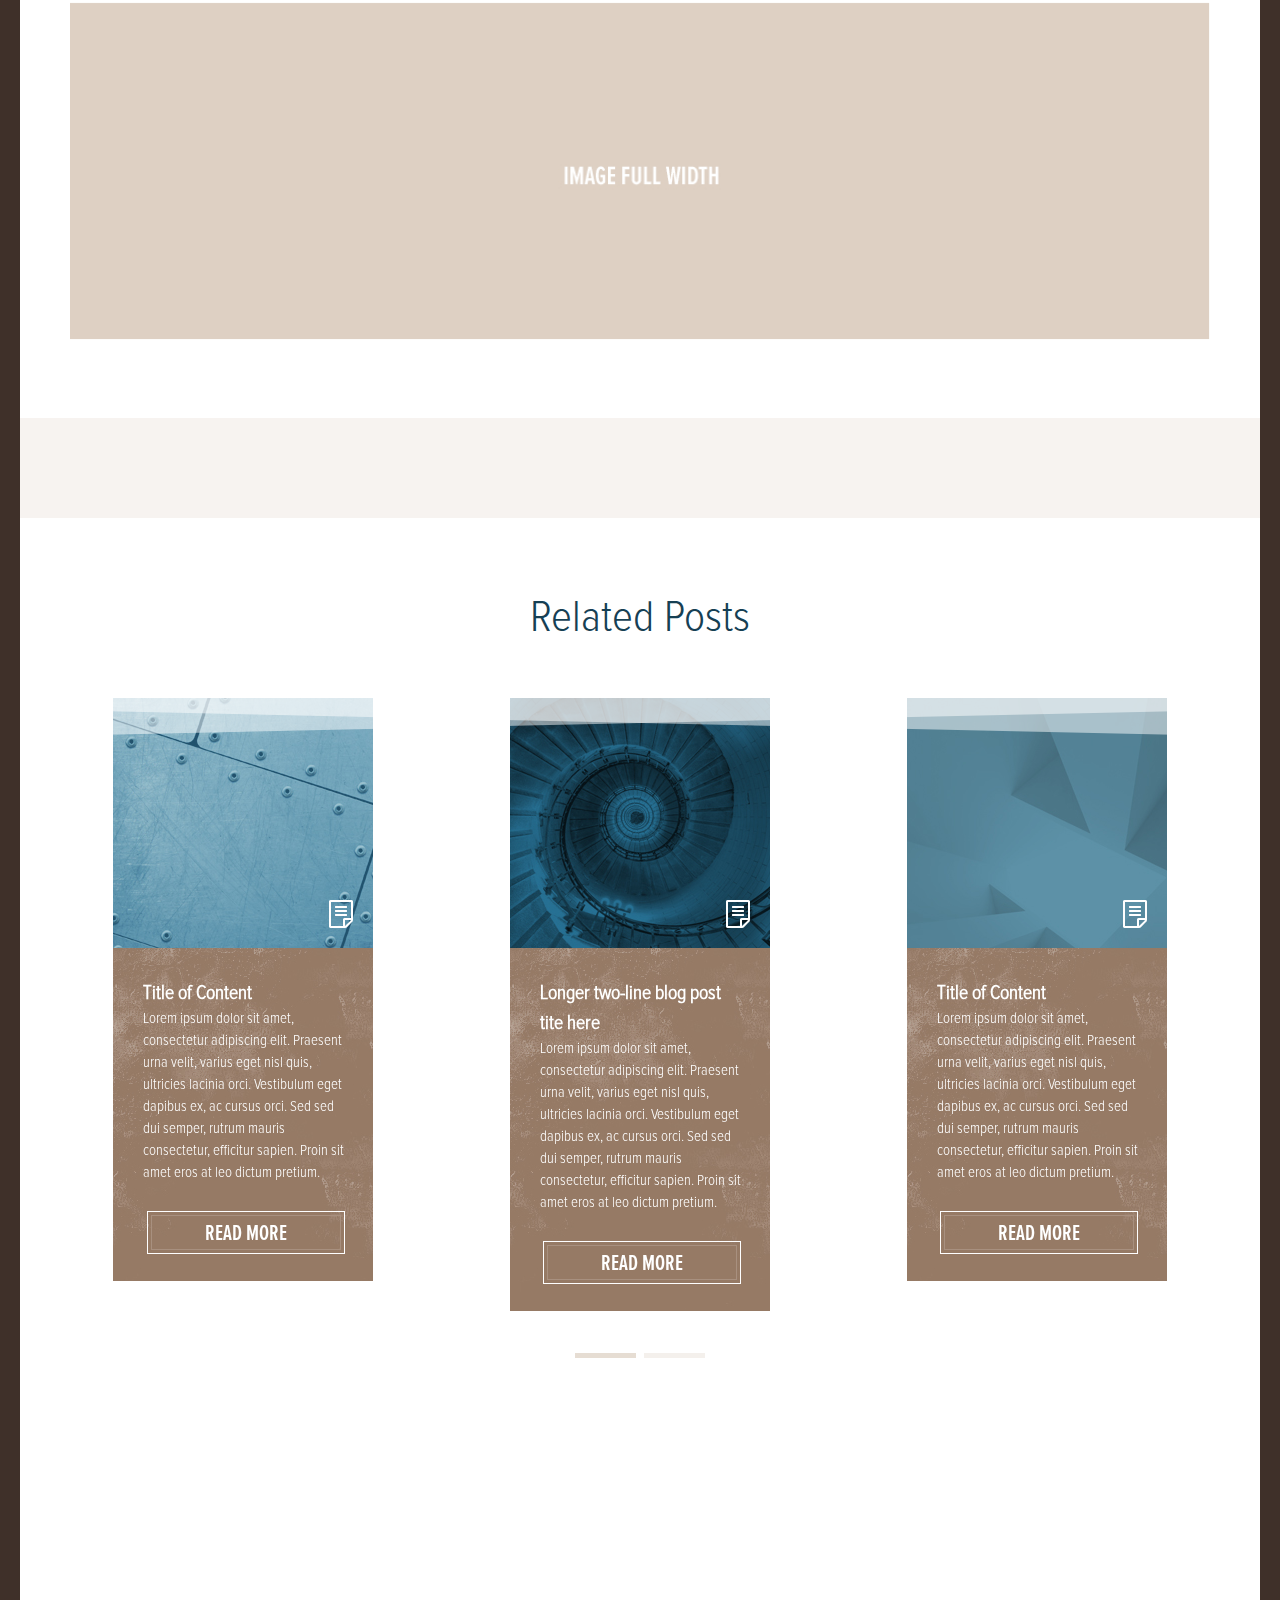
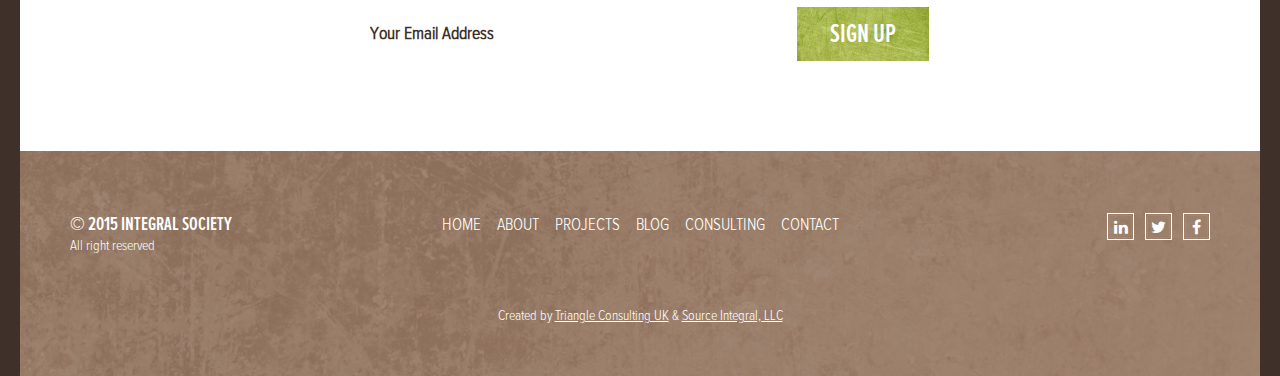
<file: blog.html>
<!DOCTYPE html>
<html lang="en">
<head>
    <meta charset="utf-8">
    <meta http-equiv="X-UA-Compatible" content="IE=edge">
    <meta name="viewport" content="width=device-width, initial-scale=1">
    <title>Integral</title>
    <link type="text/css" rel="stylesheet" href="https://maxcdn.bootstrapcdn.com/font-awesome/4.5.0/css/font-awesome.min.css" media="all" />
    <link rel="stylesheet" href="css/owl.carousel.css">
    <link rel="stylesheet" href="css/slimmenu.min.css">
    <link href="css/style.css" rel="stylesheet">

</head>
<body class="blog-page">
    <header>
    <div class="logo"><a href="index.html"><img src="images/logo.png" alt=""></a></div>
    <div class="menu-top">
        <ul>
            <li><a href="about.html">About</a></li>
            <li><a href="projects.html">Projects</a></li>
            <li><a href="blog.html">Blog</a></li>
            <li><a href="consulting.html">Consulting</a></li>
            <li><a href="contact.html">Contact</a></li>
        </ul>
    </div>
    <div class="select-block">
        <div class="lang">
            <select id="language" name="n">
                <option data-path="images/eng.jpg" value="eng">English</option>
                <option data-path="images/rus.jpg" value="rus">Russian</option>
                <option data-path="images/ger.jpg" value="ger">German</option>
            </select>
            <div id="languageimg"><img src="images/eng.jpg" /></div>
        </div>
        <div class="social">
            <a href="#" class="fb"><i class="fa fa-linkedin" aria-hidden="true"></i></a>
            <a href="#" class="tw"><i class="fa fa-twitter" aria-hidden="true"></i></a>
            <a href="#" class="fb"><i class="fa fa-facebook" aria-hidden="true"></i></a>
        </div>
    </div>
</header>
    <main>
        <div class="top-block">
            <div class="wrap">
                <h1>Blog</h1>
                <div class="sub-title">
                    <h3>Lorem ipsum dolor sit amet, consectetur adipiscing elit. Nullam magna nunc, sollicitudin ut pulvinar ut, maximus volutpat diam.
                        Praesent lorem nisi, semper fermentum varius quis, aliquam id enim.
                    </h3>
                </div>
            </div>
            <div class="triangle"><div></div></div>
        </div>
        <div class="post-text">
            <div class="top">
                <div class="title">
                    <p>Article Title Here</p>
                    <div class="name">Authors Name</div>
                    <div class="data">Data and Time</div>
                    <div class="comment"><span>5</span> Comments</div>
                </div>
                <div class="social">
                    <div>share</div>
                    <a href="#" class="fb"><i class="fa fa-linkedin" aria-hidden="true"></i></a>
                    <a href="#" class="tw"><i class="fa fa-twitter" aria-hidden="true"></i></a>
                    <a href="#" class="fb"><i class="fa fa-facebook" aria-hidden="true"></i></a>
                    <a href="#" class="fb"><i class="fa fa-share-alt" aria-hidden="true"></i></a>
                </div>
            </div>
            <div class="text">
                <p>Lorem ipsum dolor sit amet, consectetur adipiscing elit.
                    Aliquam mattis lectus sem, at dignissim tellus fermentum eget.
                    Nulla mattis lorem vitae ante sodales, ut interdum elit rhoncus.
                    Nunc id ultricies lacus. Vestibulum ut dictum velit.
                    Etiam mi lacus, ultricies vel bibendum sed, congue lacinia mauris.
                    Donec tempor metus ultricies enim bibendum, finibus convallis sapien rhoncus.
                    Vivamus semper risus non libero varius, ut ornare lacus faucibus.
                    Fusce ac pretium purus, sed ullamcorper arcu. Nam volutpat tortor non turpis sollicitudin, in tincidunt neque tincidunt.
                </p>
                <figure>
                    <img src="images/img-blog-left.jpg" alt="">
                    <figcaption>Photo Caption / Credit</figcaption>
                </figure>
                <p>Lorem ipsum dolor sit amet, consectetur adipiscing elit.
                    Aliquam mattis lectus sem, at dignissim tellus fermentum eget.
                    Nulla mattis lorem vitae ante sodales, ut interdum elit rhoncus.
                    Nunc id ultricies lacus. Vestibulum ut dictum velit. Etiam mi lacus, ultricies vel bibendum sed, congue lacinia mauris. Donec tempor metus ultricies enim bibendum, finibus convallis sapien rhoncus. Vivamus semper risus non libero varius, ut ornare lacus faucibus. Fusce ac pretium purus, sed ullamcorper arcu.
                    Nam volutpat tortor non turpis sollicitudin, in tincidunt neque tincidunt.
                </p>
                <p>Lorem ipsum dolor sit amet, consectetur adipiscing elit.
                    Aliquam mattis lectus sem, at dignissim tellus fermentum eget.
                    Nulla mattis lorem vitae ante sodales, ut
                </p>
                <figure>
                    <img src="images/img-blog-right.jpg" alt="">
                    <figcaption>Photo Caption / Credit</figcaption>
                </figure>
                <p>Lorem ipsum dolor sit amet, consectetur adipiscing elit.
                    Aliquam mattis lectus sem, at dignissim tellus fermentum eget.
                    Nulla mattis lorem vitae ante sodales, ut interdum elit rhoncus.
                    Nunc id ultricies lacus. Vestibulum ut dictum velit.
                    Etiam mi lacus, ultricies vel bibendum sed, congue lacinia mauris.
                    Donec tempor metus ultricies enim bibendum, finibus convallis sapien rhoncus.
                    Vivamus semper risus non libero varius, ut ornare lacus faucibus.
                    Fusce ac pretium purus, sed ullamcorper arcu.
                    Nam volutpat tortor non turpis sollicitudin, in tincidunt neque tincidunt.
                </p>
                <p>Lorem ipsum dolor sit amet, consectetur adipiscing elit.
                    Aliquam mattis lectus sem, at dignissim tellus fermentum eget.
                    Nulla mattis lorem vitae ante sodales, ut interdum elit rhoncus.
                    Nunc id ultricies lacus. Vestibulum ut dictum velit. Etiam mi lacus, ultricies vel bibendum sed, congue lacinia mauris.
                    Donec tempor metus ultricies enim bibendum, finibus convallis sapien rhoncus.
                    Vivamus semper risus non libero varius, ut ornare lacus faucibus.
                    Fusce ac pretium purus, sed ullamcorper arcu.
                    Nam volutpat tortor non turpis sollicitudin, in tincidunt neque tincidunt.
                </p>
                <figure>
                    <img src="images/img-blog-center.jpg" alt="">
                    <figcaption></figcaption>
                </figure>
            </div>
        </div>
        <!-- Comment-->
        <div class="comment-widget">
            <div class="wrap">
                <div id="disqus_thread"></div>
                <script>

                    /**
                     *  RECOMMENDED CONFIGURATION VARIABLES: EDIT AND UNCOMMENT THE SECTION BELOW TO INSERT DYNAMIC VALUES FROM YOUR PLATFORM OR CMS.
                     *  LEARN WHY DEFINING THESE VARIABLES IS IMPORTANT: https://disqus.com/admin/universalcode/#configuration-variables */
                    /*
                     var disqus_config = function () {
                     this.page.url = PAGE_URL;  // Replace PAGE_URL with your page's canonical URL variable
                     this.page.identifier = PAGE_IDENTIFIER; // Replace PAGE_IDENTIFIER with your page's unique identifier variable
                     };
                     */
                    (function() { // DON'T EDIT BELOW THIS LINE
                        var d = document, s = d.createElement('script');
                        s.src = '//final-1.disqus.com/embed.js';
                        s.setAttribute('data-timestamp', +new Date());
                        (d.head || d.body).appendChild(s);
                    })();
                </script>
                <noscript>Please enable JavaScript to view the <a href="https://disqus.com/?ref_noscript">comments powered by Disqus.</a></noscript>
            </div>
        </div>
        <div class="last-post carousel">
            <div class="title">Related Posts</div>
            <div class="wrap">
                <div class="triangle"></div>
                <div class="carousel-5">
                    <div class="item">
                        <div class="wrap">
                            <div class="img-block">
                                <img src="images/blog-1.jpg" alt="blog">
                                <i class="fa fa-file-text-o" aria-hidden="true"></i>
                            </div>
                            <div class="text-box">
                                <p class="title">Title of Content</p>
                                <p class="text">Lorem ipsum dolor sit amet, consectetur adipiscing elit. Praesent urna velit, varius eget nisl quis, ultricies lacinia orci. Vestibulum eget dapibus ex, ac cursus orci. Sed sed dui semper, rutrum mauris consectetur, efficitur sapien. Proin sit amet eros at leo dictum pretium.</p>
                                <a href="#" class="read-more"><p>read more</p></a>
                            </div>
                        </div>
                    </div>
                    <div class="item">
                        <div class="wrap">
                            <div class="img-block">
                                <img src="images/blog-2.jpg" alt="blog">
                                <i class="fa fa-file-text-o" aria-hidden="true"></i>
                            </div>
                            <div class="text-box">
                                <p class="title">Longer two-line blog post tite here</p>
                                <p class="text">Lorem ipsum dolor sit amet, consectetur adipiscing elit. Praesent urna velit, varius eget nisl quis, ultricies lacinia orci. Vestibulum eget dapibus ex, ac cursus orci. Sed sed dui semper, rutrum mauris consectetur, efficitur sapien. Proin sit amet eros at leo dictum pretium.</p>
                                <a href="#" class="read-more"><p>read more</p></a>
                            </div>
                        </div>
                    </div>
                    <div class="item">
                        <div class="wrap">
                            <div class="img-block">
                                <img src="images/blog-3.jpg" alt="blog">
                                <i class="fa fa-file-text-o" aria-hidden="true"></i>
                            </div>
                            <div class="text-box">
                                <p class="title">Title of Content</p>
                                <p class="text">Lorem ipsum dolor sit amet, consectetur adipiscing elit. Praesent urna velit, varius eget nisl quis, ultricies lacinia orci. Vestibulum eget dapibus ex, ac cursus orci. Sed sed dui semper, rutrum mauris consectetur, efficitur sapien. Proin sit amet eros at leo dictum pretium.</p>
                                <a href="#" class="read-more"><p>read more</p></a>
                            </div>
                        </div>
                    </div>
                    <div class="item">
                        <div class="wrap">
                            <div class="img-block">
                                <img src="images/blog-4.jpg" alt="blog">
                                <i class="fa fa-file-text-o" aria-hidden="true"></i>
                            </div>
                            <div class="text-box">
                                <p class="title">Longer two-line blog post tite here</p>
                                <p class="text">Lorem ipsum dolor sit amet, consectetur adipiscing elit. Praesent urna velit, varius eget nisl quis, ultricies lacinia orci. Vestibulum eget dapibus ex, ac cursus orci. Sed sed dui semper, rutrum mauris consectetur, efficitur sapien. Proin sit amet eros at leo dictum pretium.</p>
                                <a href="#" class="read-more"><p>read more</p></a>
                            </div>
                        </div>
                    </div>
                </div>
            </div>
        </div>
        <div class="subscribe">
        <div class="triangle"></div>
        <div class="title">Stay Informed</div>
        <div class="wrap">
            <form action="">
                <input type="email" placeholder="Your Email Address">
                <input type="submit" value="Sign Up">
            </form>
        </div>
    </div>
    </main>
    <footer>
        <div class="wrap">
            <div class="copy">
                <span> © 2015 Integral Society</span><br>
                All right reserved
            </div>
            <div class="menu">
                <ul>
                    <li><a href="#">Home</a></li>
                    <li><a href="#">About</a></li>
                    <li><a href="#">Projects</a></li>
                    <li><a href="#">Blog</a></li>
                    <li><a href="#">Consulting</a></li>
                    <li><a href="#">Contact</a></li>
                </ul>
            </div>
            <div class="social">
                <a href="#" class="fb"><i class="fa fa-linkedin" aria-hidden="true"></i></a>
                <a href="#" class="tw"><i class="fa fa-twitter" aria-hidden="true"></i></a>
                <a href="#" class="fb"><i class="fa fa-facebook" aria-hidden="true"></i></a>
            </div>
        </div>
        <div class="created">Created by <span>Triangle Consulting UK</span> & <span>Source Integral, LLC</span></div>
    </footer>
    <script src="https://ajax.googleapis.com/ajax/libs/jquery/1.11.0/jquery.min.js"></script>
    <script src="js/bootstrap.min.js"></script>
    <script src="js/jquery.slimmenu.min.js"></script>
    <script src="js/owl-carousel/owl.carousel.min.js"></script>
    <script src="js/common.js"></script>
</body>
</html>
</file>
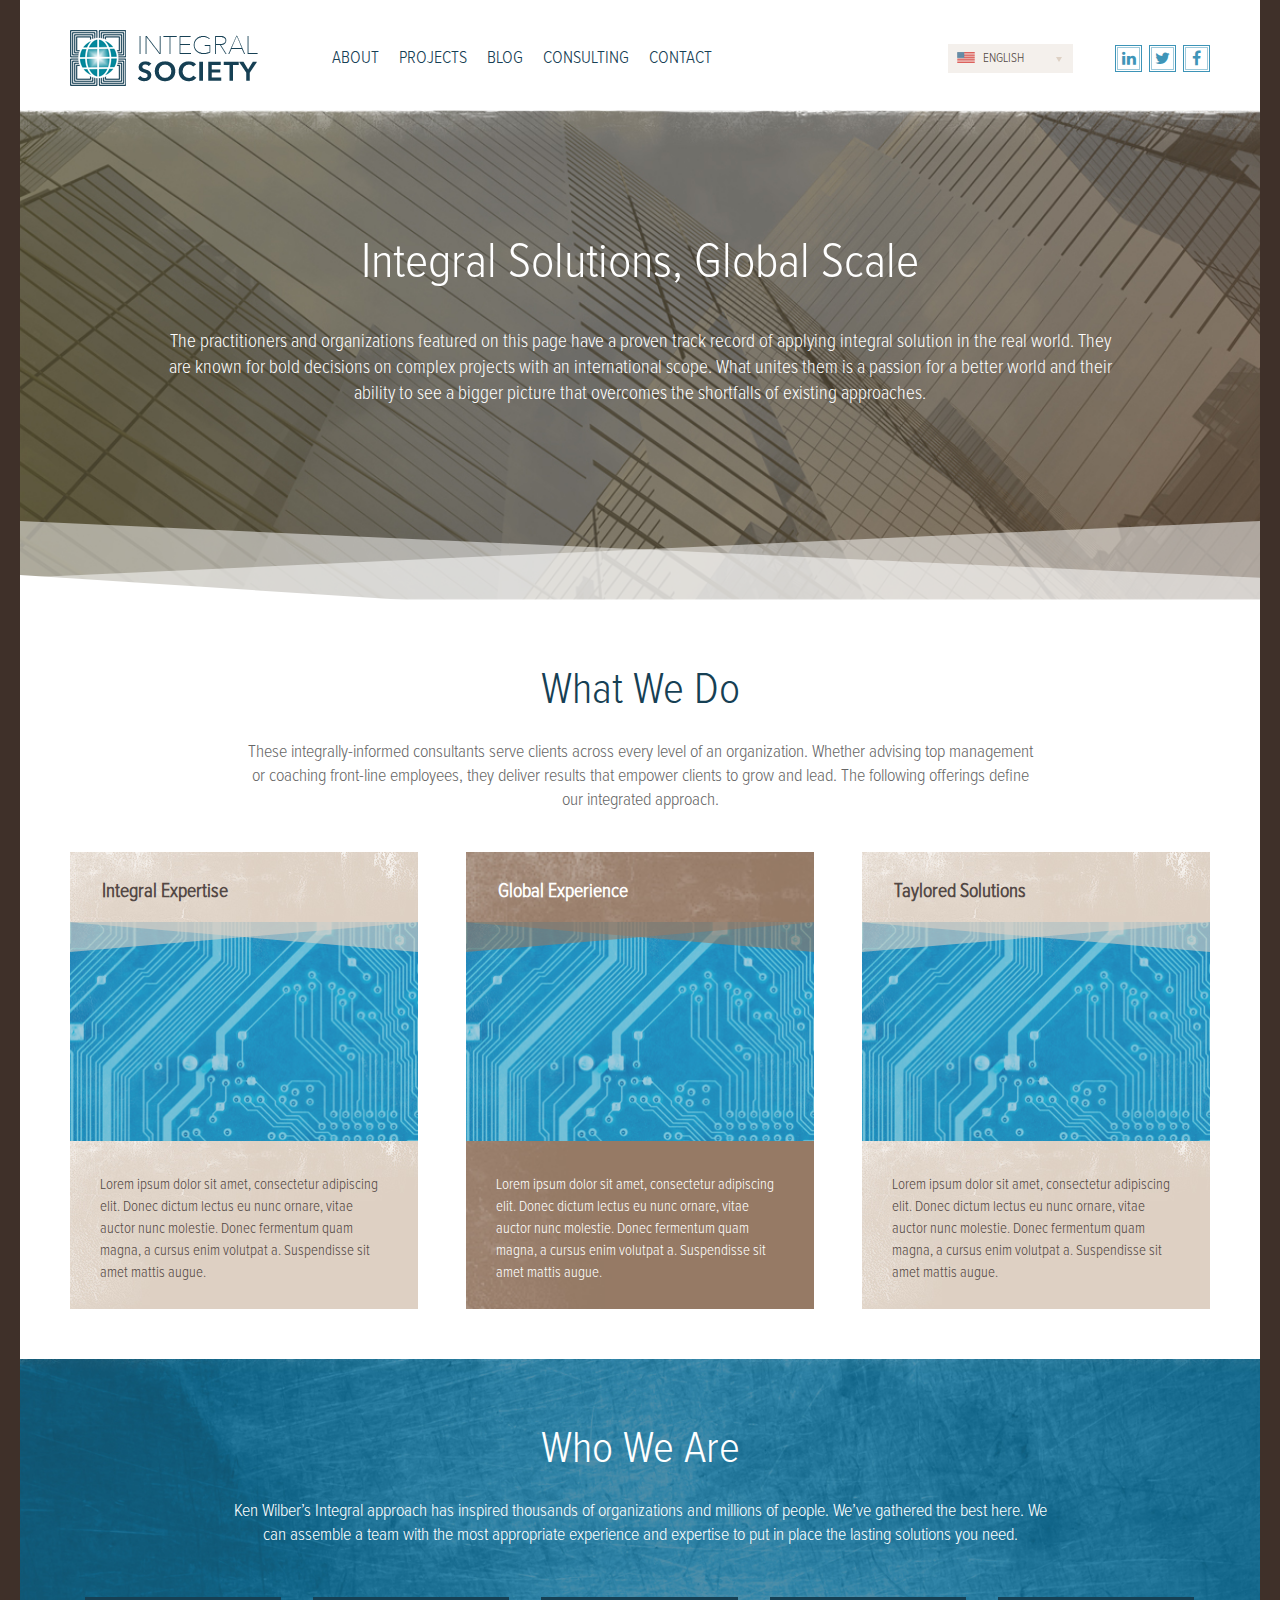
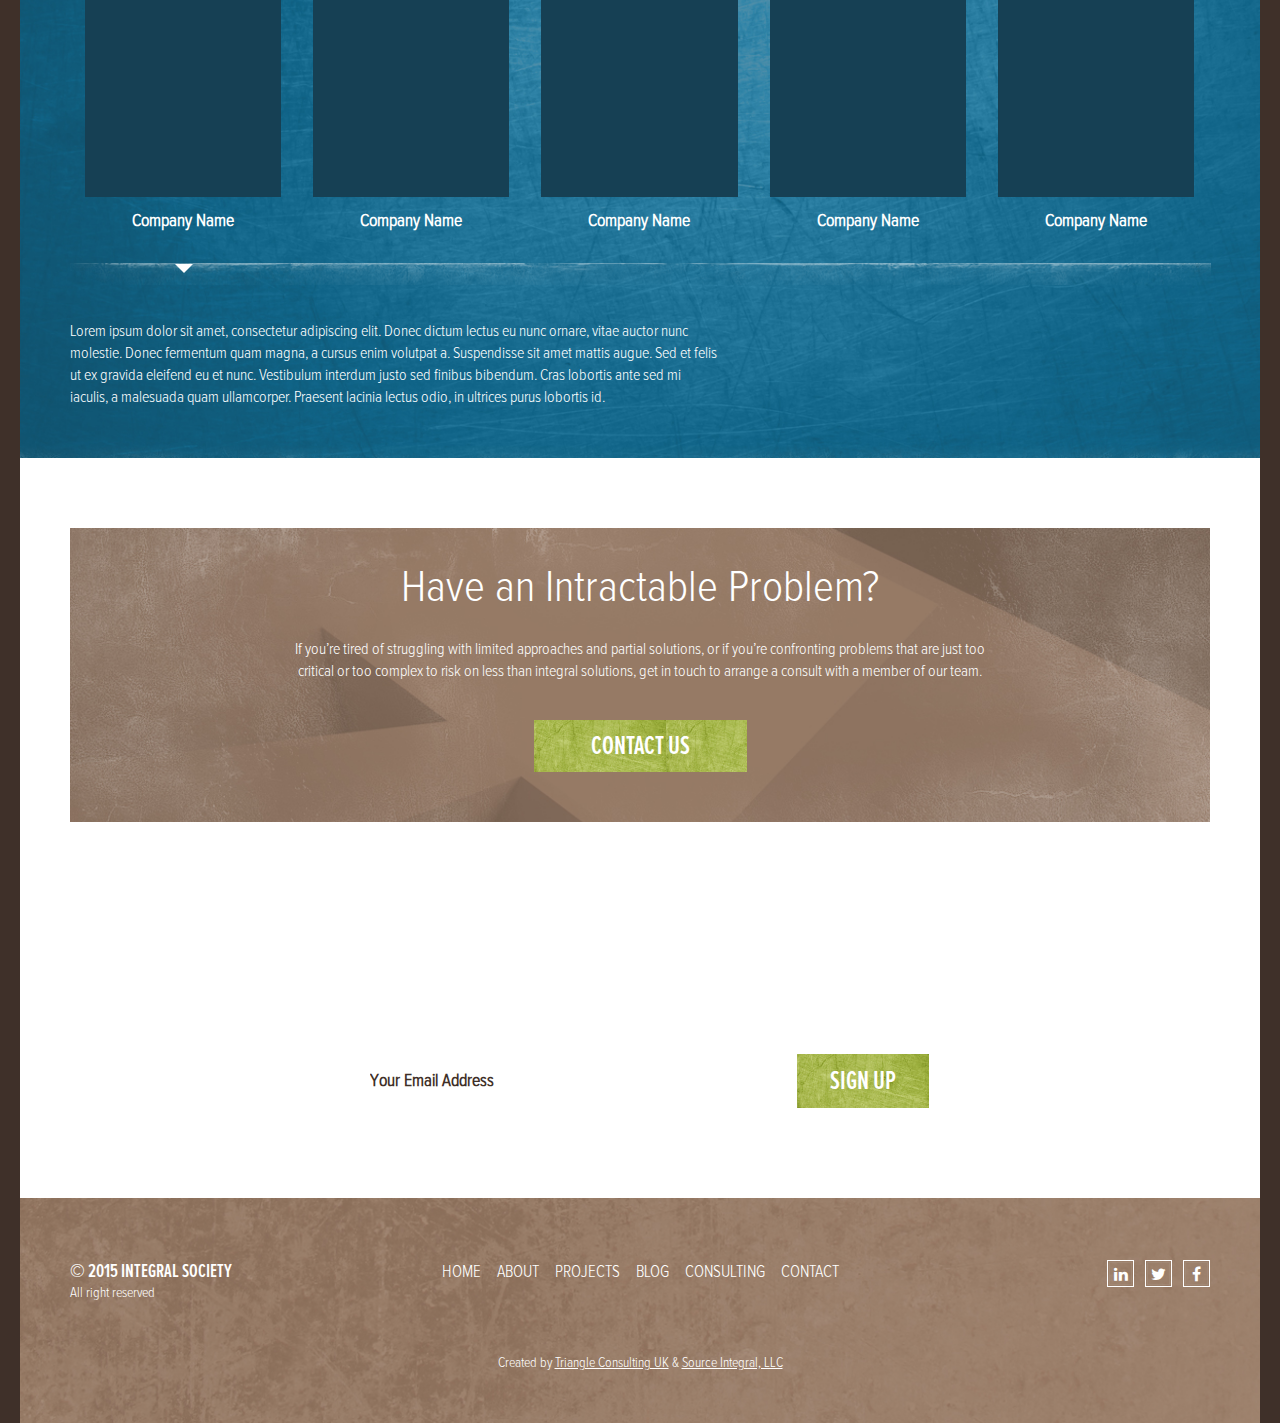
<file: consulting.html>
<!DOCTYPE html>
<html lang="en">
<head>
    <meta charset="utf-8">
    <meta http-equiv="X-UA-Compatible" content="IE=edge">
    <meta name="viewport" content="width=device-width, initial-scale=1">
    <title>Integral</title>
    <link type="text/css" rel="stylesheet" href="https://maxcdn.bootstrapcdn.com/font-awesome/4.5.0/css/font-awesome.min.css" media="all" />
    <link rel="stylesheet" href="css/owl.carousel.css">
    <link rel="stylesheet" href="css/slimmenu.min.css">
    <link rel="stylesheet" href="libs/jquery-bootstrap-scrolling-tabs/jquery.scrolling-tabs.min.css">
    <link href="css/style.css" rel="stylesheet">

</head>
<body class="consalting-page">
    <header>
    <div class="logo"><a href="index.html"><img src="images/logo.png" alt=""></a></div>
    <div class="menu-top">
        <ul>
            <li><a href="about.html">About</a></li>
            <li><a href="projects.html">Projects</a></li>
            <li><a href="blog.html">Blog</a></li>
            <li><a href="consulting.html">Consulting</a></li>
            <li><a href="contact.html">Contact</a></li>
        </ul>
    </div>
    <div class="select-block">
        <div class="lang">
            <select id="language" name="n">
                <option data-path="images/eng.jpg" value="eng">English</option>
                <option data-path="images/rus.jpg" value="rus">Russian</option>
                <option data-path="images/ger.jpg" value="ger">German</option>
            </select>
            <div id="languageimg"><img src="images/eng.jpg" /></div>
        </div>
        <div class="social">
            <a href="#" class="fb"><i class="fa fa-linkedin" aria-hidden="true"></i></a>
            <a href="#" class="tw"><i class="fa fa-twitter" aria-hidden="true"></i></a>
            <a href="#" class="fb"><i class="fa fa-facebook" aria-hidden="true"></i></a>
        </div>
    </div>
</header>
    <main>
        <div class="top-block">
        <div class="wrap">
            <h1>Integral Solutions, Global Scale </h1>
            <div class="sub-title">
                <h3>The practitioners and organizations featured on this page have a proven track record of applying integral solution in the real world.
                    They are known for bold decisions on complex projects with an international scope.  What unites them is a passion for a better
                    world and their ability to see a bigger picture that overcomes the shortfalls of existing approaches.
                </h3>
            </div>
        </div>
        <div class="triangle"><div></div></div>
    </div>
        <div class="what-we-do">
            <h3 class="title">What We Do</h3>
            <div class="sub-title">These integrally-informed consultants serve clients across every level of an organization.
                Whether advising top management or coaching front-line employees, they deliver
                results that empower clients to grow and lead.  The following offerings define our integrated approach.
            </div>
            <div class="item">
                <div class="wrap">
                    <div class="title">Integral Expertise</div>
                    <div class="img-box">
                        <div class="triangle"></div>
                        <img src="images/scheme.jpg" alt="scheme">
                    </div>
                    <p>Lorem ipsum dolor sit amet, consectetur adipiscing elit. Donec dictum lectus eu nunc ornare, vitae auctor nunc molestie.
                        Donec fermentum quam magna, a cursus enim volutpat a. Suspendisse sit amet mattis augue.
                    </p>
                </div>
            </div>
            <div class="item">
                <div class="wrap">
                    <div class="title">Global Experience</div>
                    <div class="img-box">
                        <div class="triangle"></div>
                        <img src="images/scheme.jpg" alt="scheme">
                    </div>
                    <p>Lorem ipsum dolor sit amet, consectetur adipiscing elit. Donec dictum lectus eu nunc ornare, vitae auctor nunc molestie.
                        Donec fermentum quam magna, a cursus enim volutpat a. Suspendisse sit amet mattis augue.
                    </p>
                </div>
            </div>
            <div class="item">
                <div class="wrap">
                    <div class="title">Taylored Solutions</div>
                    <div class="img-box">
                        <div class="triangle"></div>
                        <img src="images/scheme.jpg" alt="scheme">
                    </div>
                    <p>Lorem ipsum dolor sit amet, consectetur adipiscing elit. Donec dictum lectus eu nunc ornare, vitae auctor nunc molestie.
                        Donec fermentum quam magna, a cursus enim volutpat a. Suspendisse sit amet mattis augue.
                    </p>
                </div>
            </div>
        </div>
        <div class="who-we-are tabs">
            <div class="title">Who We Are</div>
            <div class="info">Ken Wilber’s Integral approach has inspired thousands of organizations and millions of people. We’ve gathered the best here.
                We can assemble a team with the most appropriate experience and expertise to put in place the lasting solutions you need.
            </div>
            <div class="wrap">
                <!-- Nav tabs -->
                <ul class="nav nav-tabs">
                    <li class="active"><a href="#tab-1" data-toggle="tab"><div></div><p>Company Name</p></a></li>
                    <li><a href="#tab-2" data-toggle="tab"><div></div><p>Company Name</p></a></li>
                    <li><a href="#tab-3" data-toggle="tab"><div></div><p>Company Name</p></a></li>
                    <li><a href="#tab-4" data-toggle="tab"><div></div><p>Company Name</p></a></li>
                    <li><a href="#tab-5" data-toggle="tab"><div></div><p>Company Name</p></a></li>
                </ul>

                <!-- Tab panes -->
                <div class="tab-content">
                    <div class="tab-pane fade in active" id="tab-1"> Lorem ipsum dolor sit amet, consectetur adipiscing elit.
                        Donec dictum lectus eu nunc ornare, vitae auctor nunc molestie. Donec fermentum quam magna, a cursus enim volutpat a. Suspendisse sit
                        amet mattis augue. Sed et felis ut ex gravida eleifend eu et nunc. Vestibulum interdum justo sed finibus bibendum. Cras lobortis ante
                        sed mi iaculis, a malesuada quam ullamcorper. Praesent lacinia lectus odio, in ultrices purus lobortis id.
                    </div>
                    <div class="tab-pane fade" id="tab-2">Lorem ipsum dolor sit amet, consectetur adipiscing elit.
                        Donec dictum lectus eu nunc ornare, vitae auctor nunc molestie. Donec fermentum quam magna, a cursus enim volutpat a. Suspendisse sit
                        amet mattis augue. Sed et felis ut ex gravida eleifend eu et nunc. Vestibulum interdum justo sed finibus bibendum. Cras lobortis ante
                        sed mi iaculis, a malesuada quam ullamcorper.
                    </div>
                    <div class="tab-pane fade" id="tab-3">Lorem ipsum dolor sit amet, consectetur adipiscing elit.
                        Donec dictum lectus eu nunc ornare, vitae auctor nunc molestie. Donec fermentum quam magna, a cursus enim volutpat a. Suspendisse sit
                        amet mattis augue. Sed et felis ut ex gravida eleifend eu et nunc. Vestibulum interdum justo sed finibus bibendum.
                    </div>
                    <div class="tab-pane fade" id="tab-4">Lorem ipsum dolor sit amet, consectetur adipiscing elit.
                        Donec dictum lectus eu nunc ornare, vitae auctor nunc molestie. Donec fermentum quam magna, a cursus enim volutpat a. Suspendisse sit
                        amet mattis augue. Sed et felis ut ex gravida eleifend eu et nunc. Vestibulum interdum justo sed finibus bibendum.
                    </div>
                    <div class="tab-pane fade" id="tab-5">Lorem ipsum dolor sit amet, consectetur adipiscing elit.
                        Donec dictum lectus eu nunc ornare, vitae auctor nunc molestie. Donec fermentum quam magna, a cursus enim volutpat a. Suspendisse sit
                        amet mattis augue. Sed et felis ut ex gravida eleifend eu et nunc.
                    </div>
                </div>
            </div>
        </div>
        <div class="call-to-action">
            <div class="wrap">
                <div class="title">Have an Intractable Problem?</div>
                <div class="text">If you’re tired of struggling with limited approaches and partial solutions, or if you’re confronting problems that
                    are just too critical or too complex to risk on less than integral solutions, get in touch to arrange a consult with a member of our
                    team.
                </div>
                <a href="#">Contact us</a>
            </div>
        </div>
        <div class="subscribe">
        <div class="triangle"></div>
        <div class="title">Stay Informed</div>
        <div class="wrap">
            <form action="">
                <input type="email" placeholder="Your Email Address">
                <input type="submit" value="Sign Up">
            </form>
        </div>
    </div>
    </main>
    <footer>
        <div class="wrap">
            <div class="copy">
                <span> © 2015 Integral Society</span><br>
                All right reserved
            </div>
            <div class="menu">
                <ul>
                    <li><a href="#">Home</a></li>
                    <li><a href="#">About</a></li>
                    <li><a href="#">Projects</a></li>
                    <li><a href="#">Blog</a></li>
                    <li><a href="#">Consulting</a></li>
                    <li><a href="#">Contact</a></li>
                </ul>
            </div>
            <div class="social">
                <a href="#" class="fb"><i class="fa fa-linkedin" aria-hidden="true"></i></a>
                <a href="#" class="tw"><i class="fa fa-twitter" aria-hidden="true"></i></a>
                <a href="#" class="fb"><i class="fa fa-facebook" aria-hidden="true"></i></a>
            </div>
        </div>
        <div class="created">Created by <span>Triangle Consulting UK</span> & <span>Source Integral, LLC</span></div>
    </footer>
    <script src="https://ajax.googleapis.com/ajax/libs/jquery/1.11.0/jquery.min.js"></script>
    <script src="js/bootstrap.min.js"></script>
    <script src="js/jquery.slimmenu.min.js"></script>
    <script src="js/owl-carousel/owl.carousel.min.js"></script>
    <script src="libs/jquery-bootstrap-scrolling-tabs/jquery.scrolling-tabs.min.js"></script>
    <script src="js/common.js"></script>
</body>
</html>
</file>
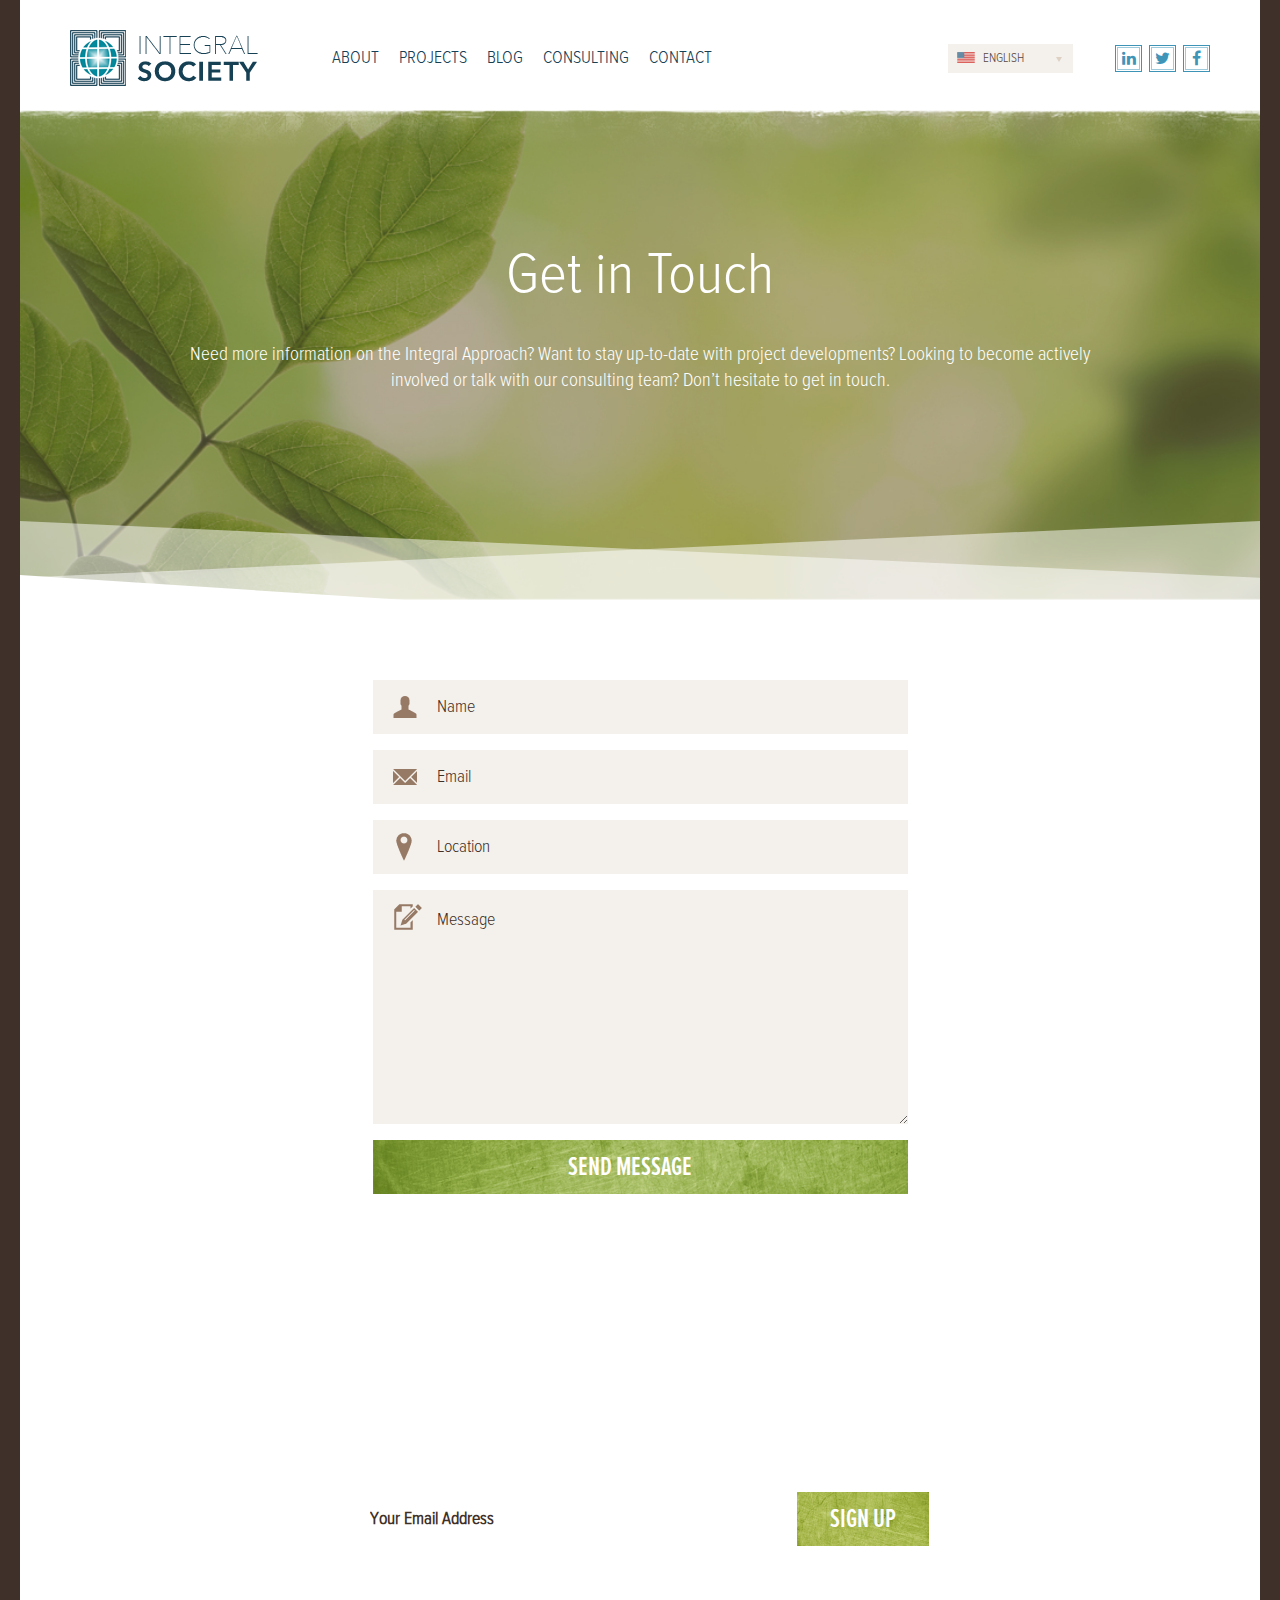
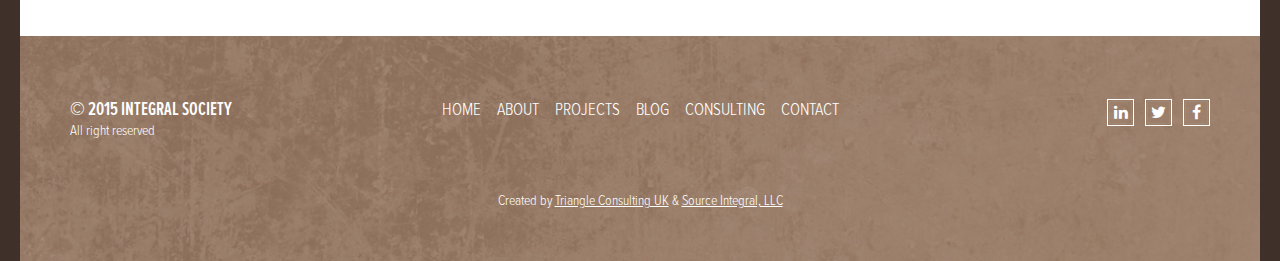
<file: contact.html>
<!DOCTYPE html>
<html lang="en">
<head>
    <meta charset="utf-8">
    <meta http-equiv="X-UA-Compatible" content="IE=edge">
    <meta name="viewport" content="width=device-width, initial-scale=1">
    <title>Integral</title>
    <link type="text/css" rel="stylesheet" href="https://maxcdn.bootstrapcdn.com/font-awesome/4.5.0/css/font-awesome.min.css" media="all" />
    <link rel="stylesheet" href="css/owl.carousel.css">
    <link rel="stylesheet" href="css/slimmenu.min.css">
    <link href="css/style.css" rel="stylesheet">

</head>
<body class="contact-page">
<header>
    <div class="logo"><a href="index.html"><img src="images/logo.png" alt=""></a></div>
    <div class="menu-top">
        <ul>
            <li><a href="about.html">About</a></li>
            <li><a href="projects.html">Projects</a></li>
            <li><a href="blog.html">Blog</a></li>
            <li><a href="consulting.html">Consulting</a></li>
            <li><a href="contact.html">Contact</a></li>
        </ul>
    </div>
    <div class="select-block">
        <div class="lang">
            <select id="language" name="n">
                <option data-path="images/eng.jpg" value="eng">English</option>
                <option data-path="images/rus.jpg" value="rus">Russian</option>
                <option data-path="images/ger.jpg" value="ger">German</option>
            </select>
            <div id="languageimg"><img src="images/eng.jpg" /></div>
        </div>
        <div class="social">
            <a href="#" class="fb"><i class="fa fa-linkedin" aria-hidden="true"></i></a>
            <a href="#" class="tw"><i class="fa fa-twitter" aria-hidden="true"></i></a>
            <a href="#" class="fb"><i class="fa fa-facebook" aria-hidden="true"></i></a>
        </div>
    </div>
</header>
<main>
    <div class="top-block">
        <div class="wrap">
            <h1>Get in Touch  </h1>
            <div class="sub-title">
            <h3>Need more information on the Integral Approach? Want to stay up-to-date with project developments? Looking to become actively involved or talk with our consulting team? Don’t hesitate to get in touch.
            </h3>
        </div>
        </div>
        <div class="triangle"><div></div></div>
    </div>
    <div class="contact-form">
        <form action="#">
            <input type="text" placeholder="Name">
            <input type="email" placeholder="Email">
            <input type="text" placeholder="Location">
            <textarea name="message" id="" cols="30" rows="10" placeholder="Message"></textarea>
            <input type="submit" value="Send message">
        </form>
    </div>
    <div class="subscribe">
        <div class="triangle"></div>
        <div class="title">Stay Informed</div>
        <div class="wrap">
            <form action="">
                <input type="email" placeholder="Your Email Address">
                <input type="submit" value="Sign Up">
            </form>
        </div>
    </div>
    <footer>
        <div class="wrap">
            <div class="copy">
                <span> © 2015 Integral Society</span><br>
                All right reserved
            </div>
            <div class="menu">
                <ul>
                    <li><a href="#">Home</a></li>
                    <li><a href="#">About</a></li>
                    <li><a href="#">Projects</a></li>
                    <li><a href="#">Blog</a></li>
                    <li><a href="#">Consulting</a></li>
                    <li><a href="#">Contact</a></li>
                </ul>
            </div>
            <div class="social">
                <a href="#" class="fb"><i class="fa fa-linkedin" aria-hidden="true"></i></a>
                <a href="#" class="tw"><i class="fa fa-twitter" aria-hidden="true"></i></a>
                <a href="#" class="fb"><i class="fa fa-facebook" aria-hidden="true"></i></a>
            </div>
        </div>
        <div class="created">Created by <span>Triangle Consulting UK</span> & <span>Source Integral, LLC</span></div>
    </footer>
    <script src="https://ajax.googleapis.com/ajax/libs/jquery/1.11.0/jquery.min.js"></script>
    <script src="js/bootstrap.min.js"></script>
    <script src="js/jquery.slimmenu.min.js"></script>
    <script src="js/owl-carousel/owl.carousel.min.js"></script>
    <script src="js/common.js"></script>
</body>
</html>
</file>
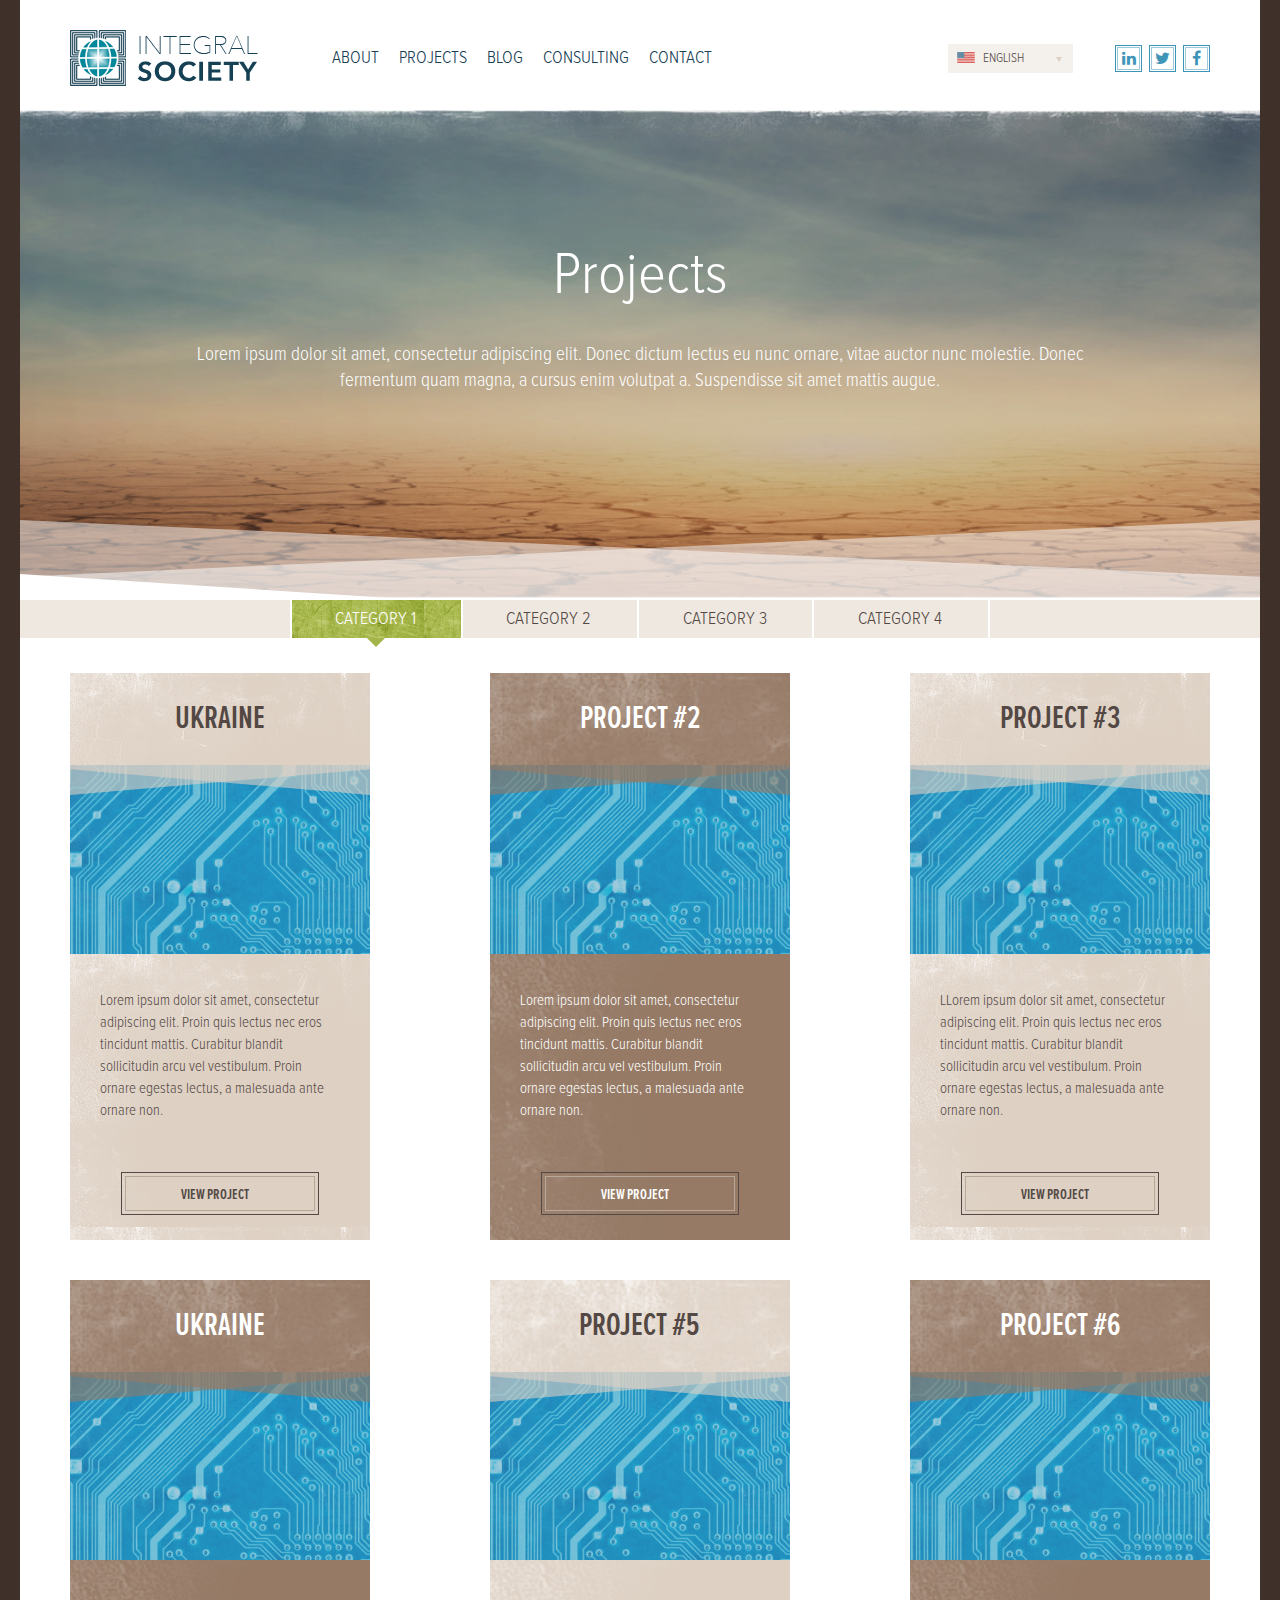
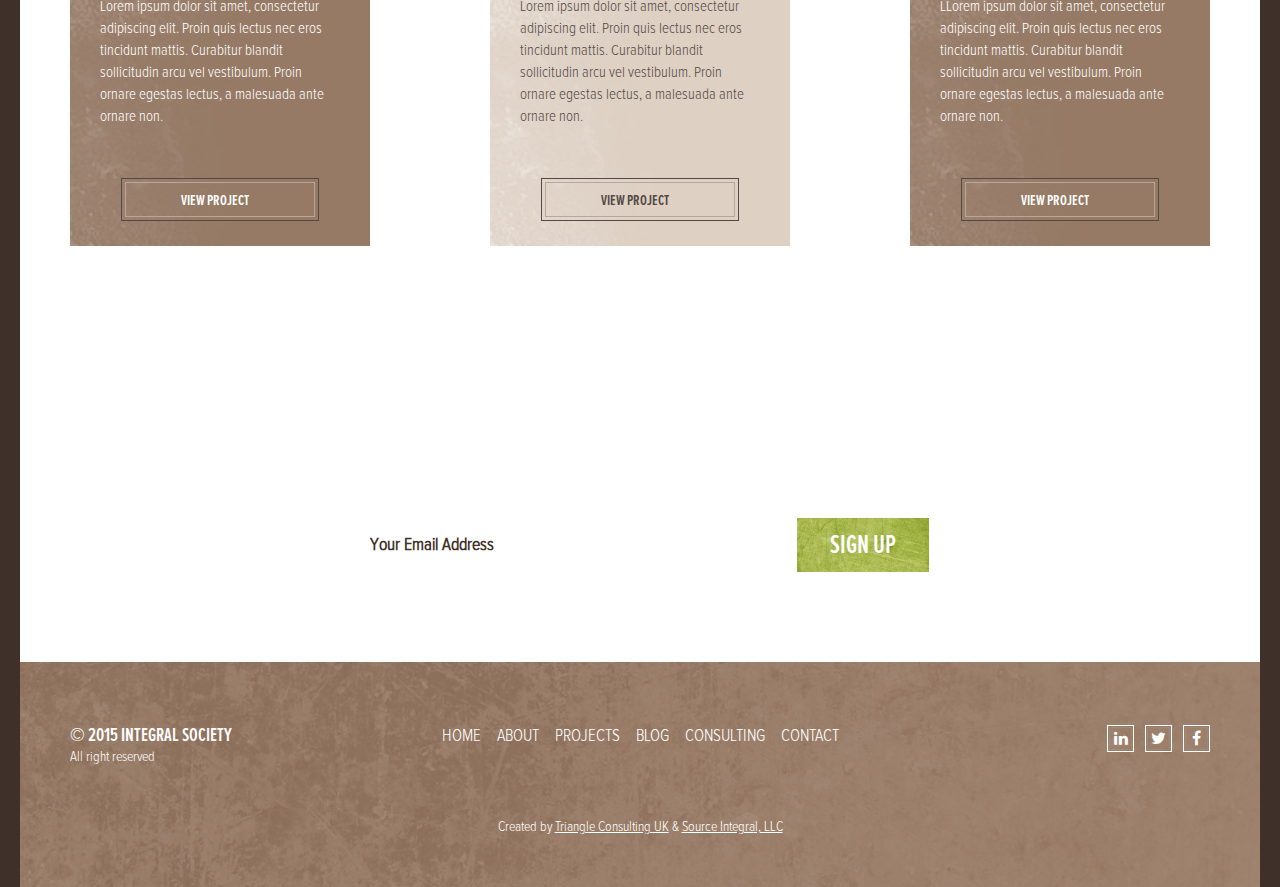
<file: project-list.html>
<!DOCTYPE html>
<html lang="en">
<head>
    <meta charset="utf-8">
    <meta http-equiv="X-UA-Compatible" content="IE=edge">
    <meta name="viewport" content="width=device-width, initial-scale=1">
    <title>Integral</title>
    <link type="text/css" rel="stylesheet" href="https://maxcdn.bootstrapcdn.com/font-awesome/4.5.0/css/font-awesome.min.css" media="all" />
    <link rel="stylesheet" href="css/owl.carousel.css">
    <link rel="stylesheet" href="css/slimmenu.min.css">
    <link href="css/style.css" rel="stylesheet">

</head>
<body class="project-list-page">
<header>
    <div class="logo"><a href="index.html"><img src="images/logo.png" alt=""></a></div>
    <div class="menu-top">
        <ul>
            <li><a href="about.html">About</a></li>
            <li><a href="projects.html">Projects</a></li>
            <li><a href="blog.html">Blog</a></li>
            <li><a href="consulting.html">Consulting</a></li>
            <li><a href="contact.html">Contact</a></li>
        </ul>
    </div>
    <div class="select-block">
        <div class="lang">
            <select id="language" name="n">
                <option data-path="images/eng.jpg" value="eng">English</option>
                <option data-path="images/rus.jpg" value="rus">Russian</option>
                <option data-path="images/ger.jpg" value="ger">German</option>
            </select>
            <div id="languageimg"><img src="images/eng.jpg" /></div>
        </div>
        <div class="social">
            <a href="#" class="fb"><i class="fa fa-linkedin" aria-hidden="true"></i></a>
            <a href="#" class="tw"><i class="fa fa-twitter" aria-hidden="true"></i></a>
            <a href="#" class="fb"><i class="fa fa-facebook" aria-hidden="true"></i></a>
        </div>
    </div>
</header>
<main>
    <div class="top-block">
        <div class="wrap">
            <h1>Projects</h1>
            <div class="sub-title">
                <h3>Lorem ipsum dolor sit amet, consectetur adipiscing elit.
                    Donec dictum lectus eu nunc ornare, vitae auctor nunc molestie.
                    Donec fermentum quam magna, a cursus enim volutpat a. Suspendisse
                    sit amet mattis augue.
                </h3>
            </div>
        </div>
        <div class="triangle"><div></div></div>
    </div>
    <div class="list tabs">
        <div class="wrap">
            <!-- Nav tabs -->
            <ul class="nav nav-tabs">
                <li class="active"><a href="#tabs-1" data-toggle="tab">Category 1</a></li>
                <li><a href="#tabs-2" data-toggle="tab">Category 2</a></li>
                <li><a href="#tabs-3" data-toggle="tab">Category 3</a></li>
                <li><a href="#tabs-4" data-toggle="tab">Category 4</a></li>
            </ul>

            <!-- Tab panes -->
            <div class="tab-content">
                <div class="tab-pane fade in active" id="tabs-1">
                    <div class="projec-item">
                        <div class="wrap-row">
                            <div class="item">
                                <div class="wrap">
                                    <div class="title">Ukraine</div>
                                    <div class="img-box">
                                        <div class="triangle"></div>
                                        <img src="images/scheme.jpg" alt="scheme">
                                    </div>
                                    <p>Lorem ipsum dolor sit amet, consectetur adipiscing elit. Proin quis lectus nec eros tincidunt mattis. Curabitur blandit sollicitudin arcu vel vestibulum.
                                        Proin ornare egestas lectus, a malesuada ante ornare non. </p>
                                    <a href="#" class="read-more"><p>View Project</p></a>
                                </div>
                            </div>
                            <div class="item">
                                <div class="wrap">
                                    <div class="title">Project #2</div>
                                    <div class="img-box">
                                        <div class="triangle"></div>
                                        <img src="images/scheme.jpg" alt="scheme">
                                    </div>
                                    <p>Lorem ipsum dolor sit amet, consectetur adipiscing elit. Proin quis lectus nec eros tincidunt mattis. Curabitur blandit sollicitudin arcu vel vestibulum. Proin ornare egestas lectus, a malesuada ante ornare non. </p>
                                    <a href="#" class="read-more"><p>View Project</p></a>
                                </div>
                            </div>
                            <div class="item">
                                <div class="wrap">
                                    <div class="title">Project #3</div>
                                    <div class="img-box">
                                        <div class="triangle"></div>
                                        <img src="images/scheme.jpg" alt="scheme">
                                    </div>
                                    <p>LLorem ipsum dolor sit amet, consectetur adipiscing elit. Proin quis lectus nec eros tincidunt mattis. Curabitur blandit sollicitudin arcu vel vestibulum. Proin ornare egestas lectus, a malesuada ante ornare non.</p>
                                    <a href="#" class="read-more"><p>View Project</p></a>
                                </div>
                            </div>
                        </div>
                        <div class="wrap-row">
                            <div class="item">
                                <div class="wrap">
                                    <div class="title">Ukraine</div>
                                    <div class="img-box">
                                        <div class="triangle"></div>
                                        <img src="images/scheme.jpg" alt="scheme">
                                    </div>
                                    <p>Lorem ipsum dolor sit amet, consectetur adipiscing elit. Proin quis lectus nec eros tincidunt mattis. Curabitur blandit sollicitudin arcu vel vestibulum.
                                        Proin ornare egestas lectus, a malesuada ante ornare non. </p>
                                    <a href="#" class="read-more"><p>View Project</p></a>
                                </div>
                            </div>
                            <div class="item">
                                <div class="wrap">
                                    <div class="title">Project #5</div>
                                    <div class="img-box">
                                        <div class="triangle"></div>
                                        <img src="images/scheme.jpg" alt="scheme">
                                    </div>
                                    <p>Lorem ipsum dolor sit amet, consectetur adipiscing elit. Proin quis lectus nec eros tincidunt mattis. Curabitur blandit sollicitudin arcu vel vestibulum. Proin ornare egestas lectus, a malesuada ante ornare non. </p>
                                    <a href="#" class="read-more"><p>View Project</p></a>
                                </div>
                            </div>
                            <div class="item">
                                <div class="wrap">
                                    <div class="title">Project #6</div>
                                    <div class="img-box">
                                        <div class="triangle"></div>
                                        <img src="images/scheme.jpg" alt="scheme">
                                    </div>
                                    <p>LLorem ipsum dolor sit amet, consectetur adipiscing elit. Proin quis lectus nec eros tincidunt mattis. Curabitur blandit sollicitudin arcu vel vestibulum. Proin ornare egestas lectus, a malesuada ante ornare non.</p>
                                    <a href="#" class="read-more"><p>View Project</p></a>
                                </div>
                            </div>
                        </div>
                    </div>
                </div>
                <div class="tab-pane fade" id="tabs-2">

                </div>
                <div class="tab-pane fade" id="tabs-3"></div>
                <div class="tab-pane fade" id="tabs-4"></div>
            </div>
        </div>
    </div>
    <div class="subscribe">
        <div class="triangle"></div>
        <div class="title">Stay Informed</div>
        <div class="wrap">
            <form action="">
                <input type="email" placeholder="Your Email Address">
                <input type="submit" value="Sign Up">
            </form>
        </div>
    </div>
</main>
<footer>
    <div class="wrap">
        <div class="copy">
            <span> © 2015 Integral Society</span><br>
            All right reserved
        </div>
        <div class="menu">
            <ul>
                <li><a href="#">Home</a></li>
                <li><a href="#">About</a></li>
                <li><a href="#">Projects</a></li>
                <li><a href="#">Blog</a></li>
                <li><a href="#">Consulting</a></li>
                <li><a href="#">Contact</a></li>
            </ul>
        </div>
        <div class="social">
            <a href="#" class="fb"><i class="fa fa-linkedin" aria-hidden="true"></i></a>
            <a href="#" class="tw"><i class="fa fa-twitter" aria-hidden="true"></i></a>
            <a href="#" class="fb"><i class="fa fa-facebook" aria-hidden="true"></i></a>
        </div>
    </div>
    <div class="created">Created by <span>Triangle Consulting UK</span> & <span>Source Integral, LLC</span></div>
</footer>
<script src="https://ajax.googleapis.com/ajax/libs/jquery/1.11.0/jquery.min.js"></script>
<script src="js/bootstrap.min.js"></script>
<script src="js/jquery.slimmenu.min.js"></script>
<script src="js/owl-carousel/owl.carousel.min.js"></script>
<script src="js/common.js"></script>
</body>
</html>
</file>
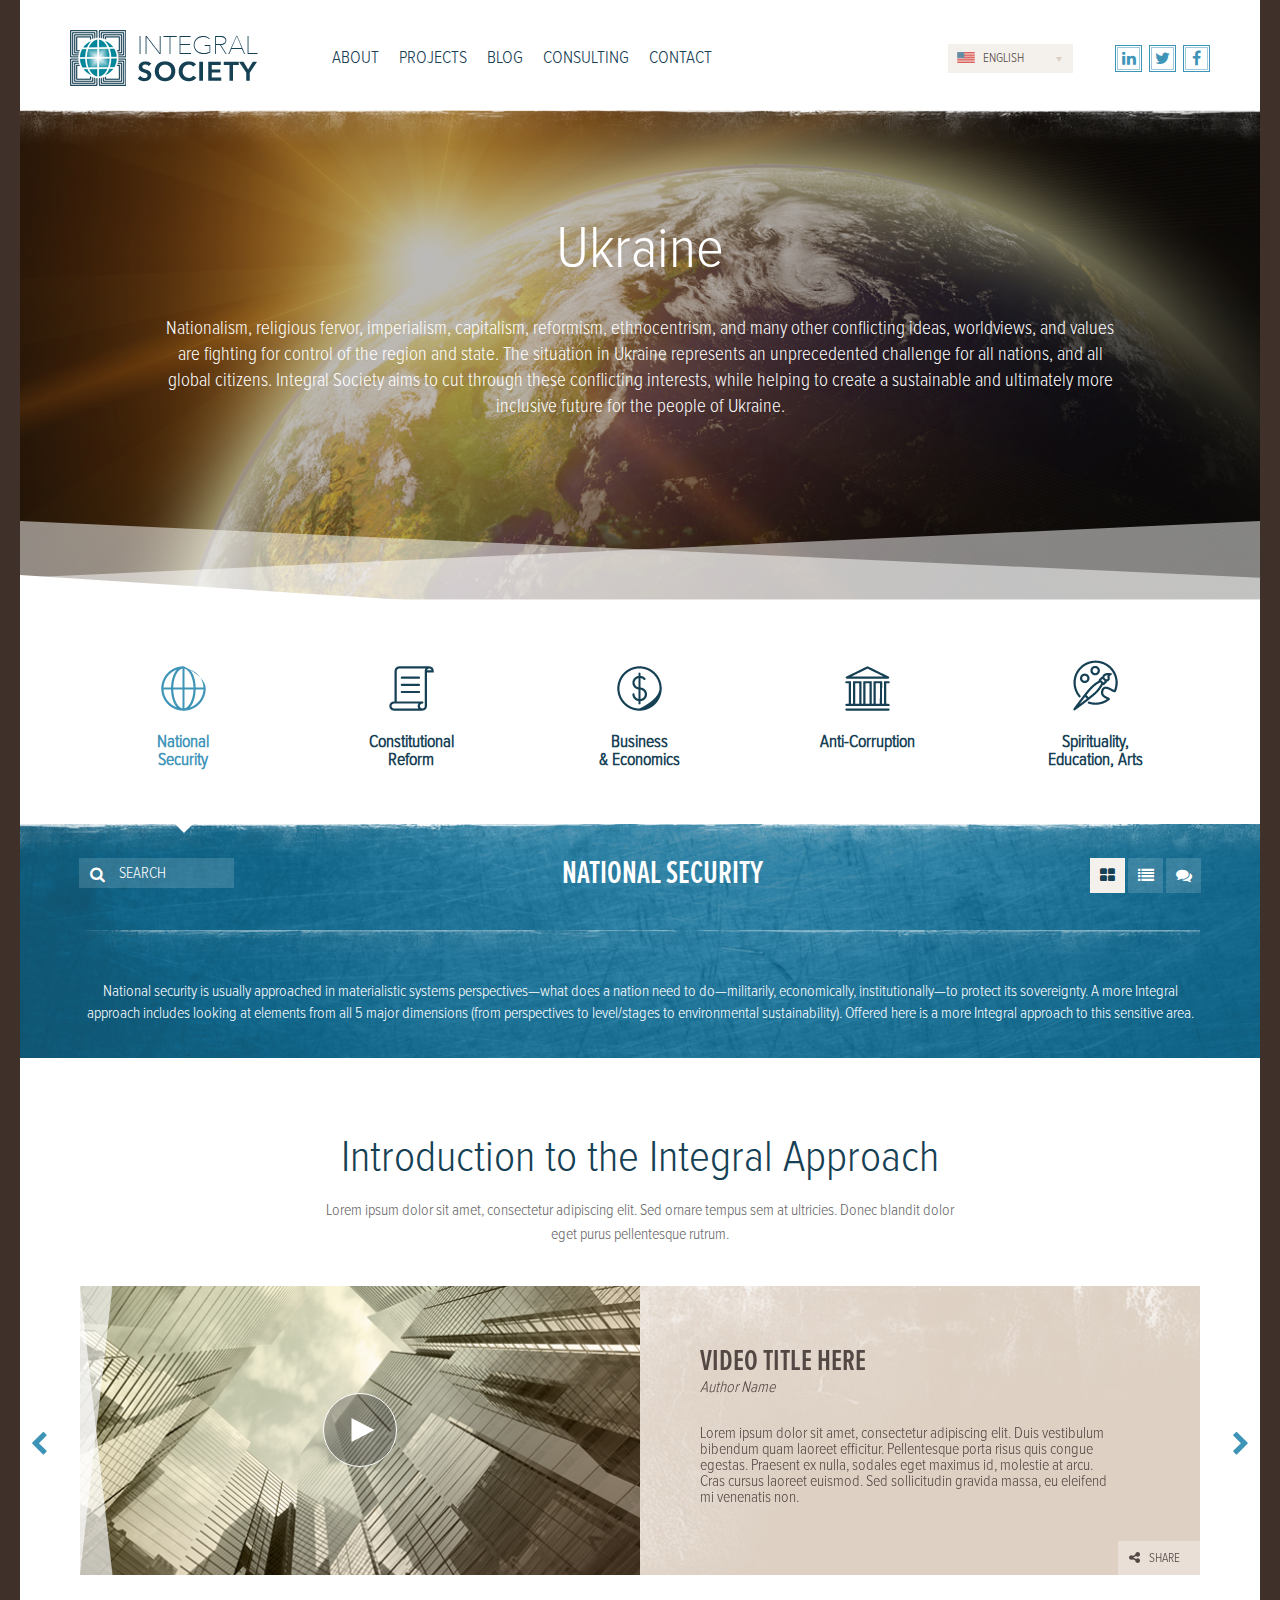
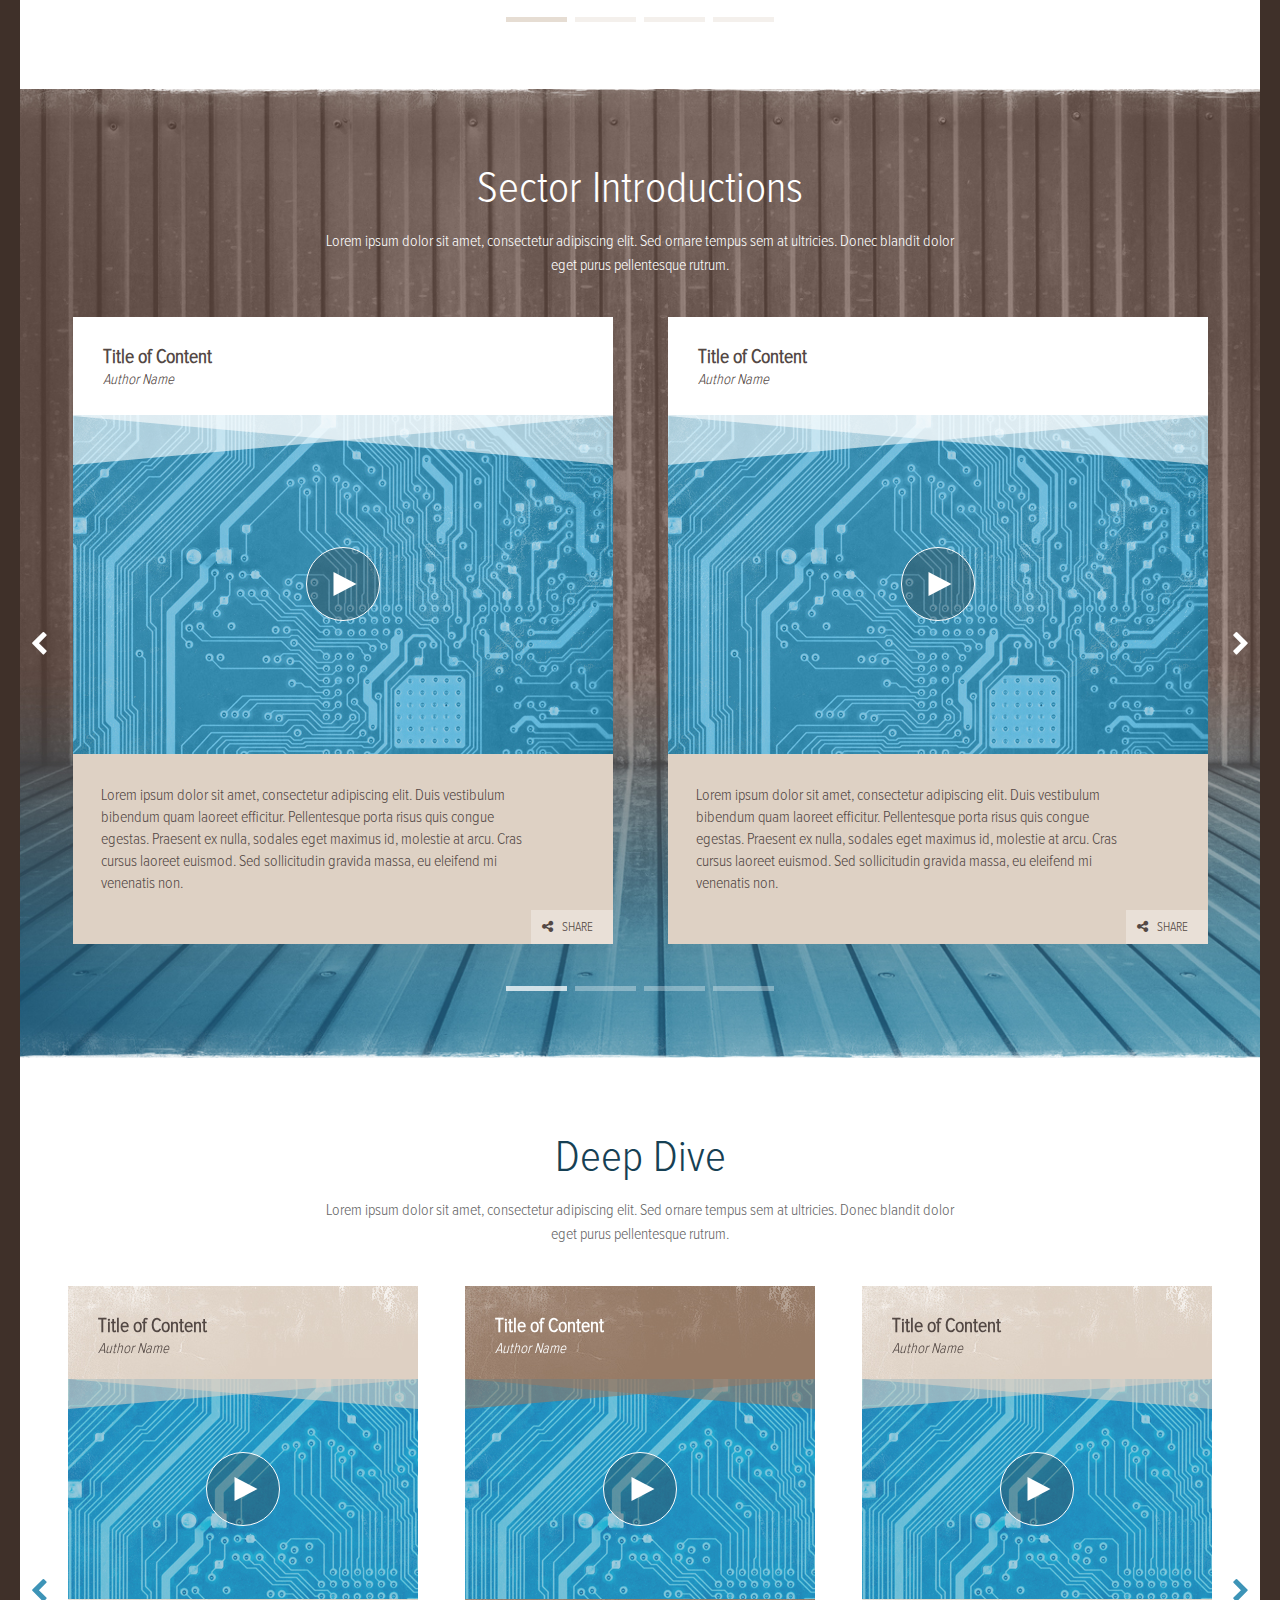
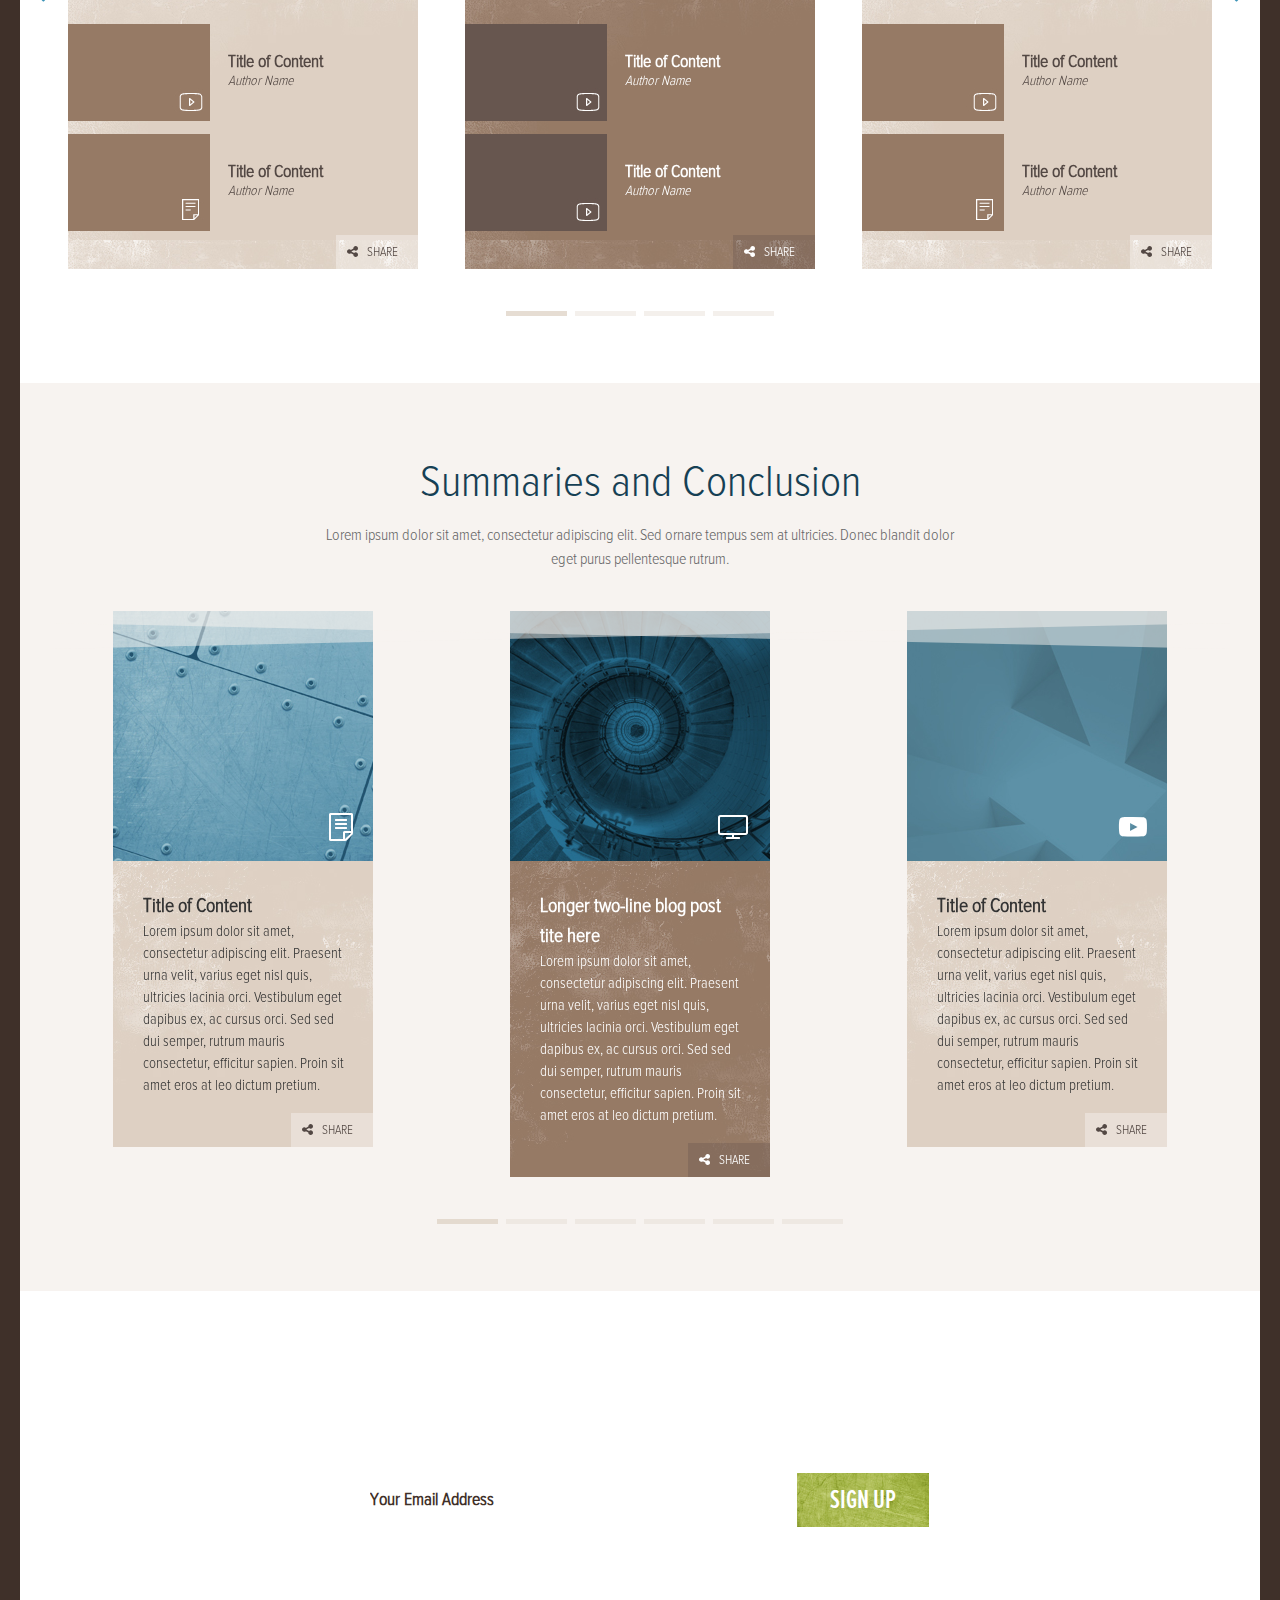
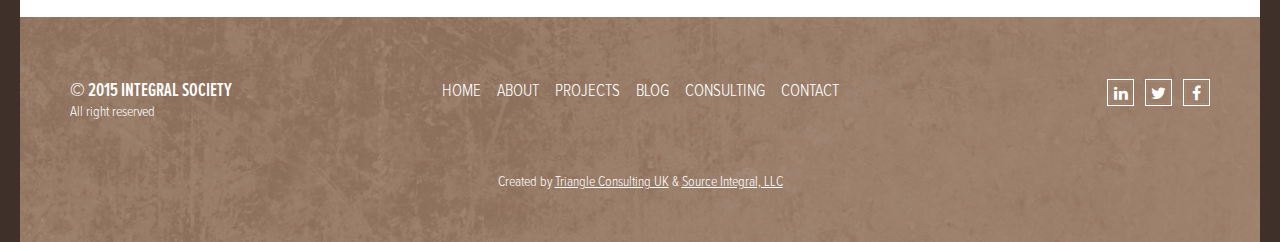
<file: projects.html>
<!DOCTYPE html>
<html lang="en">
<head>
    <meta charset="utf-8">
    <meta http-equiv="X-UA-Compatible" content="IE=edge">
    <meta name="viewport" content="width=device-width, initial-scale=1">
    <title>Integral</title>
    <link type="text/css" rel="stylesheet" href="https://maxcdn.bootstrapcdn.com/font-awesome/4.5.0/css/font-awesome.min.css" media="all" />
    <link rel="stylesheet" href="css/owl.carousel.css">
    <link rel="stylesheet" href="css/slimmenu.min.css">
    <link rel="stylesheet" href="libs/jquery-bootstrap-scrolling-tabs/jquery.scrolling-tabs.min.css">
    <link href="css/style.css" rel="stylesheet">

</head>
<body class="projects-page">
<header>
    <div class="logo"><a href="index.html"><img src="images/logo.png" alt=""></a></div>
    <div class="menu-top">
        <ul>
            <li><a href="about.html">About</a></li>
            <li><a href="projects.html">Projects</a></li>
            <li><a href="blog.html">Blog</a></li>
            <li><a href="consulting.html">Consulting</a></li>
            <li><a href="contact.html">Contact</a></li>
        </ul>
    </div>
    <div class="select-block">
        <div class="lang">
            <select id="language" name="n">
                <option data-path="images/eng.jpg" value="eng">English</option>
                <option data-path="images/rus.jpg" value="rus">Russian</option>
                <option data-path="images/ger.jpg" value="ger">German</option>
            </select>
            <div id="languageimg"><img src="images/eng.jpg" /></div>
        </div>
        <div class="social">
            <a href="#" class="fb"><i class="fa fa-linkedin" aria-hidden="true"></i></a>
            <a href="#" class="tw"><i class="fa fa-twitter" aria-hidden="true"></i></a>
            <a href="#" class="fb"><i class="fa fa-facebook" aria-hidden="true"></i></a>
        </div>
    </div>
</header>
<main>
    <div class="top-block">
        <div class="wrap">
            <h1>Ukraine</h1>
            <div class="sub-title">
                <h3>Nationalism, religious fervor, imperialism, capitalism, reformism,
                    ethnocentrism, and many other conflicting ideas, worldviews, and values are fighting
                    for control of the region and state. The situation in Ukraine represents an unprecedented
                    challenge for all nations, and all global citizens. Integral Society aims to cut through these
                    conflicting interests, while helping to create a sustainable and ultimately more inclusive future
                    for the people of Ukraine.
                </h3>
            </div>
        </div>
        <div class="triangle"><div></div></div>
    </div>
    <div class="direction tabs">
        <div class="wrap">
            <!-- Nav tabs -->
            <ul class="nav nav-tabs">
                <li class="active"><a href="#tabs-1" data-toggle="tab"><div><img src="images/about-proj-1.png" alt=""></div><p>National<br>Security  </p></a></li>
                <li><a href="#tabs-2" data-toggle="tab"><div><img src="images/about-proj-2.png" alt=""></div><p> Constitutional<br>Reform   </p></a></li>
                <li><a href="#tabs-3" data-toggle="tab"><div><img src="images/about-proj-3.png" alt=""></div><p>Business<br>& Economics</p></a></li>
                <li><a href="#tabs-4" data-toggle="tab"><div><img src="images/about-proj-4.png" alt=""></div><p>Anti-Corruption</p></a></li>
                <li><a href="#tabs-5" data-toggle="tab"><div><img src="images/about-proj-5.png" alt=""></div><p>Spirituality,<br>Education, Arts</p></a></li>
            </ul>

            <!-- Tab panes -->
            <div class="tab-content">
                <div class="top">
                    <div class="search">
                        <input type="search" placeholder="search">
                    </div>
                    <div class="sort">
                        <a href="#" class="active"><i class="fa fa-th-large" aria-hidden="true"></i></a>
                        <a href="#"><i class="fa fa-list" aria-hidden="true"></i></a>
                        <a href="#"><i class="fa fa-comments" aria-hidden="true"></i></a>
                    </div>
                </div>
                <div class="tab-pane fade in active" id="tabs-1"><div class="tab-title">National Security</div> National security is usually approached in materialistic
                    systems perspectives—what does a nation need to do—militarily, economically, institutionally—to protect its sovereignty.
                    A more Integral approach includes looking at elements from all 5 major dimensions (from perspectives to level/stages to environmental sustainability).
                    Offered here is a more Integral approach to this sensitive area.
                </div>
                <div class="tab-pane fade" id="tabs-2"><div class="tab-title"> Constitutional Reform</div>Lorem ipsum dolor sit amet, consectetur adipiscing elit.
                    Donec dictum lectus eu nunc ornare, vitae auctor nunc molestie. Donec fermentum quam magna, a cursus enim volutpat a. Suspendisse sit
                    amet mattis augue. Sed et felis ut ex gravida eleifend eu et nunc. Vestibulum interdum justo sed finibus bibendum. Cras lobortis ante
                    sed mi iaculis, a malesuada quam ullamcorper.
                </div>
                <div class="tab-pane fade" id="tabs-3"><div class="tab-title">Business & Economics</div>Lorem ipsum dolor sit amet, consectetur adipiscing elit.
                    Donec dictum lectus eu nunc ornare, vitae auctor nunc molestie. Donec fermentum quam magna, a cursus enim volutpat a. Suspendisse sit
                    amet mattis augue. Sed et felis ut ex gravida eleifend eu et nunc. Vestibulum interdum justo sed finibus bibendum.
                </div>
                <div class="tab-pane fade" id="tabs-4"><div class="tab-title">Anti-Corruption</div>Lorem ipsum dolor sit amet, consectetur adipiscing elit.
                    Donec dictum lectus eu nunc ornare, vitae auctor nunc molestie. Donec fermentum quam magna, a cursus enim volutpat a. Suspendisse sit
                    amet mattis augue. Sed et felis ut ex gravida eleifend eu et nunc. Vestibulum interdum justo sed finibus bibendum.
                </div>
                <div class="tab-pane fade" id="tabs-5"><div class="tab-title">  Spirituality, Education, Arts</div>Lorem ipsum dolor sit amet, consectetur adipiscing elit.
                    Donec dictum lectus eu nunc ornare, vitae auctor nunc molestie. Donec fermentum quam magna, a cursus enim volutpat a. Suspendisse sit
                    amet mattis augue. Sed et felis ut ex gravida eleifend eu et nunc.
                </div>
            </div>
        </div>
    </div>
    <div class="integral-app carousel">
        <div class="title">Introduction to the Integral Approach</div>
        <div class="sub-title">Lorem ipsum dolor sit amet, consectetur adipiscing elit.
            Sed ornare tempus sem at ultricies. Donec blandit dolor eget purus pellentesque rutrum.
        </div>
        <div class="carousel-1">
            <div class="item">
                <div class="left">
                    <a href="#" class="video"></a>
                    <div class="triangle"></div>
                </div>
                <div class="right">
                    <div class="title">video title here</div>
                    <div class="name">Author Name</div>
                    <p>Lorem ipsum dolor sit amet, consectetur adipiscing elit. Duis vestibulum bibendum quam laoreet efficitur.
                        Pellentesque porta risus quis congue egestas. Praesent ex nulla, sodales eget maximus id, molestie at arcu.
                        Cras cursus laoreet euismod. Sed sollicitudin gravida massa, eu eleifend mi venenatis non.
                    </p>
                    <a href="#" class="share"><i class="fa fa-share-alt" aria-hidden="true"></i>share</a>
                </div>
            </div>
            <div class="item">
                <div class="left">
                    <a href="#" class="video"></a>
                    <div class="triangle"></div>
                </div>
                <div class="right">
                    <div class="title">video title here</div>
                    <div class="name">Author Name</div>
                    <p>Lorem ipsum dolor sit amet, consectetur adipiscing elit. Duis vestibulum bibendum quam laoreet efficitur.
                        Pellentesque porta risus quis congue egestas. Praesent ex nulla, sodales eget maximus id, molestie at arcu.
                        Cras cursus laoreet euismod. Sed sollicitudin gravida massa, eu eleifend mi venenatis non.
                    </p>
                    <div class="share"><i class="fa fa-share-alt" aria-hidden="true"></i>share</div>
                </div>
            </div>
            <div class="item">
                <div class="left">
                    <a href="#" class="video"></a>
                    <div class="triangle"></div>
                </div>
                <div class="right">
                    <div class="title">video title here</div>
                    <div class="name">Author Name</div>
                    <p>Lorem ipsum dolor sit amet, consectetur adipiscing elit. Duis vestibulum bibendum quam laoreet efficitur.
                        Pellentesque porta risus quis congue egestas. Praesent ex nulla, sodales eget maximus id, molestie at arcu.
                        Cras cursus laoreet euismod. Sed sollicitudin gravida massa, eu eleifend mi venenatis non.
                    </p>
                    <div class="share"><i class="fa fa-share-alt" aria-hidden="true"></i>share</div>
                </div>
            </div>
            <div class="item">
            <div class="left">
                <a href="#" class="video"></a>
                <div class="triangle"></div>
            </div>
            <div class="right">
                <div class="title">video title here</div>
                <div class="name">Author Name</div>
                <p>Lorem ipsum dolor sit amet, consectetur adipiscing elit. Duis vestibulum bibendum quam laoreet efficitur.
                    Pellentesque porta risus quis congue egestas. Praesent ex nulla, sodales eget maximus id, molestie at arcu.
                    Cras cursus laoreet euismod. Sed sollicitudin gravida massa, eu eleifend mi venenatis non.
                </p>
                <div class="share"><i class="fa fa-share-alt" aria-hidden="true"></i>share</div>
            </div>
        </div>
        </div>
    </div>
    <div class="introduction carousel">
        <div class="title">Sector Introductions</div>
        <div class="sub-title">Lorem ipsum dolor sit amet, consectetur adipiscing elit.
            Sed ornare tempus sem at ultricies. Donec blandit dolor eget purus pellentesque rutrum.
        </div>
        <div class="carousel-2">
            <div class="item">
                <div class="title">Title of Content</div>
                <div class="name">Author Name</div>
                <div class="wrap">
                    <div class="img-box">
                        <div class="triangle"></div>
                        <img src="images/shema-2.jpg" alt="scheme">
                        <a href="#" class="video"></a>
                    </div>
                    <p>Lorem ipsum dolor sit amet, consectetur adipiscing elit.
                        Duis vestibulum bibendum quam laoreet efficitur.
                        Pellentesque porta risus quis congue egestas. Praesent ex nulla, sodales eget maximus id, molestie at arcu.
                        Cras cursus laoreet euismod.
                        Sed sollicitudin gravida massa, eu eleifend mi venenatis non.
                    </p>
                    <a href="#" class="share"><i class="fa fa-share-alt" aria-hidden="true"></i>share</a>
                </div>
            </div>
            <div class="item">
                <div class="title">Title of Content</div>
                <div class="name">Author Name</div>
                <div class="wrap">
                    <div class="img-box">
                        <div class="triangle"></div>
                        <img src="images/shema-2.jpg" alt="scheme">
                        <a href="#" class="video"></a>
                    </div>
                    <p>Lorem ipsum dolor sit amet, consectetur adipiscing elit.
                        Duis vestibulum bibendum quam laoreet efficitur.
                        Pellentesque porta risus quis congue egestas. Praesent ex nulla, sodales eget maximus id, molestie at arcu.
                        Cras cursus laoreet euismod.
                        Sed sollicitudin gravida massa, eu eleifend mi venenatis non.
                    </p>
                    <a href="#" class="share"><i class="fa fa-share-alt" aria-hidden="true"></i>share</a>
                </div>
            </div>
            <div class="item">
                <div class="title">Title of Content</div>
                <div class="name">Author Name</div>
                <div class="wrap">
                    <div class="img-box">
                        <div class="triangle"></div>
                        <img src="images/shema-2.jpg" alt="scheme">
                        <a href="#" class="video"></a>
                    </div>
                    <p>Lorem ipsum dolor sit amet, consectetur adipiscing elit.
                        Duis vestibulum bibendum quam laoreet efficitur.
                        Pellentesque porta risus quis congue egestas. Praesent ex nulla, sodales eget maximus id, molestie at arcu.
                        Cras cursus laoreet euismod.
                        Sed sollicitudin gravida massa, eu eleifend mi venenatis non.
                    </p>
                    <a href="#" class="share"><i class="fa fa-share-alt" aria-hidden="true"></i>share</a>
                </div>
            </div>
            <div class="item">
                <div class="title">Title of Content</div>
                <div class="name">Author Name</div>
                <div class="wrap">
                    <div class="img-box">
                        <div class="triangle"></div>
                        <img src="images/shema-2.jpg" alt="scheme">
                        <a href="#" class="video"></a>
                    </div>
                    <p>Lorem ipsum dolor sit amet, consectetur adipiscing elit.
                        Duis vestibulum bibendum quam laoreet efficitur.
                        Pellentesque porta risus quis congue egestas. Praesent ex nulla, sodales eget maximus id, molestie at arcu.
                        Cras cursus laoreet euismod.
                        Sed sollicitudin gravida massa, eu eleifend mi venenatis non.
                    </p>
                    <a href="#" class="share"><i class="fa fa-share-alt" aria-hidden="true"></i>share</a>
                </div>
            </div>
            <div class="item">
                <div class="title">Title of Content</div>
                <div class="name">Author Name</div>
                <div class="wrap">
                    <div class="img-box">
                        <div class="triangle"></div>
                        <img src="images/shema-2.jpg" alt="scheme">
                        <a href="#" class="video"></a>
                    </div>
                    <p>Lorem ipsum dolor sit amet, consectetur adipiscing elit.
                        Duis vestibulum bibendum quam laoreet efficitur.
                        Pellentesque porta risus quis congue egestas. Praesent ex nulla, sodales eget maximus id, molestie at arcu.
                        Cras cursus laoreet euismod.
                        Sed sollicitudin gravida massa, eu eleifend mi venenatis non.
                    </p>
                    <a href="#" class="share"><i class="fa fa-share-alt" aria-hidden="true"></i>share</a>
                </div>
            </div>
            <div class="item">
                <div class="title">Title of Content</div>
                <div class="name">Author Name</div>
                <div class="wrap">
                    <div class="img-box">
                        <div class="triangle"></div>
                        <img src="images/shema-2.jpg" alt="scheme">
                        <a href="#" class="video"></a>
                    </div>
                    <p>Lorem ipsum dolor sit amet, consectetur adipiscing elit.
                        Duis vestibulum bibendum quam laoreet efficitur.
                        Pellentesque porta risus quis congue egestas. Praesent ex nulla, sodales eget maximus id, molestie at arcu.
                        Cras cursus laoreet euismod.
                        Sed sollicitudin gravida massa, eu eleifend mi venenatis non.
                    </p>
                    <a href="#" class="share"><i class="fa fa-share-alt" aria-hidden="true"></i>share</a>
                </div>
            </div>
            <div class="item">
                <div class="title">Title of Content</div>
                <div class="name">Author Name</div>
                <div class="wrap">
                    <div class="img-box">
                        <div class="triangle"></div>
                        <img src="images/shema-2.jpg" alt="scheme">
                        <a href="#" class="video"></a>
                    </div>
                    <p>Lorem ipsum dolor sit amet, consectetur adipiscing elit.
                        Duis vestibulum bibendum quam laoreet efficitur.
                        Pellentesque porta risus quis congue egestas. Praesent ex nulla, sodales eget maximus id, molestie at arcu.
                        Cras cursus laoreet euismod.
                        Sed sollicitudin gravida massa, eu eleifend mi venenatis non.
                    </p>
                    <a href="#" class="share"><i class="fa fa-share-alt" aria-hidden="true"></i>share</a>
                </div>
            </div>

        </div>
    </div>
    <div class="dive carousel">
        <div class="title">Deep Dive</div>
        <div class="sub-title">Lorem ipsum dolor sit amet, consectetur adipiscing elit.
            Sed ornare tempus sem at ultricies. Donec blandit dolor eget purus pellentesque rutrum.
        </div>
        <div class="carousel-3">
            <div class="item">
                <div class="title">Title of Content</div>
                <div class="name">Author Name</div>
                <div class="wrap">
                    <div class="img-box">
                        <div class="triangle"></div>
                        <img src="images/scheme.jpg" alt="scheme">
                        <a href="#" class="video"></a>
                    </div>
                    <div class="content">
                        <img src="images/dive-1.jpg" alt="">
                        <div class="text">
                            <p>Title of Content</p>
                            <span>Author Name</span>
                        </div>
                    </div>
                    <div class="content">
                        <img src="images/dive-2.jpg" alt="">
                        <div class="text">
                            <p>Title of Content</p>
                            <span>Author Name</span>
                        </div>
                    </div>
                    <a href="#" class="share"><i class="fa fa-share-alt" aria-hidden="true"></i>share</a>
                </div>
            </div>
            <div class="item">
                <div class="title">Title of Content</div>
                <div class="name">Author Name</div>
                <div class="wrap">
                    <div class="img-box">
                        <div class="triangle"></div>
                        <img src="images/scheme.jpg" alt="scheme">
                        <a href="#" class="video"></a>
                    </div>
                    <div class="content">
                        <img src="images/dive-3.jpg" alt="">
                        <div class="text">
                            <p>Title of Content</p>
                            <span>Author Name</span>
                        </div>
                    </div>
                    <div class="content">
                        <img src="images/dive-3.jpg" alt="">
                        <div class="text">
                            <p>Title of Content</p>
                            <span>Author Name</span>
                        </div>
                    </div>
                    <a href="#" class="share"><i class="fa fa-share-alt" aria-hidden="true"></i>share</a>
                </div>
            </div>
            <div class="item">
                <div class="title">Title of Content</div>
                <div class="name">Author Name</div>
                <div class="wrap">
                    <div class="img-box">
                        <div class="triangle"></div>
                        <img src="images/scheme.jpg" alt="scheme">
                        <a href="#" class="video"></a>
                    </div>
                    <div class="content">
                        <img src="images/dive-1.jpg" alt="">
                        <div class="text">
                            <p>Title of Content</p>
                            <span>Author Name</span>
                        </div>
                    </div>
                    <div class="content">
                        <img src="images/dive-2.jpg" alt="">
                        <div class="text">
                            <p>Title of Content</p>
                            <span>Author Name</span>
                        </div>
                    </div>
                    <a href="#" class="share"><i class="fa fa-share-alt" aria-hidden="true"></i>share</a>
                </div>
            </div>
            <div class="item">
                <div class="title">Title of Content</div>
                <div class="name">Author Name</div>
                <div class="wrap">
                    <div class="img-box">
                        <div class="triangle"></div>
                        <img src="images/scheme.jpg" alt="scheme">
                        <a href="#" class="video"></a>
                    </div>
                    <div class="content">
                        <img src="images/dive-3.jpg" alt="">
                        <div class="text">
                            <p>Title of Content</p>
                            <span>Author Name</span>
                        </div>
                    </div>
                    <div class="content">
                        <img src="images/dive-3.jpg" alt="">
                        <div class="text">
                            <p>Title of Content</p>
                            <span>Author Name</span>
                        </div>
                    </div>
                    <a href="#" class="share"><i class="fa fa-share-alt" aria-hidden="true"></i>share</a>
                </div>
            </div>
            <div class="item">
                <div class="title">Title of Content</div>
                <div class="name">Author Name</div>
                <div class="wrap">
                    <div class="img-box">
                        <div class="triangle"></div>
                        <img src="images/scheme.jpg" alt="scheme">
                        <a href="#" class="video"></a>
                    </div>
                    <div class="content">
                        <img src="images/dive-1.jpg" alt="">
                        <div class="text">
                            <p>Title of Content</p>
                            <span>Author Name</span>
                        </div>
                    </div>
                    <div class="content">
                        <img src="images/dive-2.jpg" alt="">
                        <div class="text">
                            <p>Title of Content</p>
                            <span>Author Name</span>
                        </div>
                    </div>
                    <a href="#" class="share"><i class="fa fa-share-alt" aria-hidden="true"></i>share</a>
                </div>
            </div>
            <div class="item">
                <div class="title">Title of Content</div>
                <div class="name">Author Name</div>
                <div class="wrap">
                    <div class="img-box">
                        <div class="triangle"></div>
                        <img src="images/scheme.jpg" alt="scheme">
                        <a href="#" class="video"></a>
                    </div>
                    <div class="content">
                        <img src="images/dive-3.jpg" alt="">
                        <div class="text">
                            <p>Title of Content</p>
                            <span>Author Name</span>
                        </div>
                    </div>
                    <div class="content">
                        <img src="images/dive-3.jpg" alt="">
                        <div class="text">
                            <p>Title of Content</p>
                            <span>Author Name</span>
                        </div>
                    </div>
                    <a href="#" class="share"><i class="fa fa-share-alt" aria-hidden="true"></i>share</a>
                </div>
            </div>
            <div class="item">
                <div class="title">Title of Content</div>
                <div class="name">Author Name</div>
                <div class="wrap">
                    <div class="img-box">
                        <div class="triangle"></div>
                        <img src="images/scheme.jpg" alt="scheme">
                        <a href="#" class="video"></a>
                    </div>
                    <div class="content">
                        <img src="images/dive-1.jpg" alt="">
                        <div class="text">
                            <p>Title of Content</p>
                            <span>Author Name</span>
                        </div>
                    </div>
                    <div class="content">
                        <img src="images/dive-2.jpg" alt="">
                        <div class="text">
                            <p>Title of Content</p>
                            <span>Author Name</span>
                        </div>
                    </div>
                    <a href="#" class="share"><i class="fa fa-share-alt" aria-hidden="true"></i>share</a>
                </div>
            </div>
            <div class="item">
                <div class="title">Title of Content</div>
                <div class="name">Author Name</div>
                <div class="wrap">
                    <div class="img-box">
                        <div class="triangle"></div>
                        <img src="images/scheme.jpg" alt="scheme">
                        <a href="#" class="video"></a>
                    </div>
                    <div class="content">
                        <img src="images/dive-3.jpg" alt="">
                        <div class="text">
                            <p>Title of Content</p>
                            <span>Author Name</span>
                        </div>
                    </div>
                    <div class="content">
                        <img src="images/dive-3.jpg" alt="">
                        <div class="text">
                            <p>Title of Content</p>
                            <span>Author Name</span>
                        </div>
                    </div>
                    <a href="#" class="share"><i class="fa fa-share-alt" aria-hidden="true"></i>share</a>
                </div>
            </div>
            <div class="item">
                <div class="title">Title of Content</div>
                <div class="name">Author Name</div>
                <div class="wrap">
                    <div class="img-box">
                        <div class="triangle"></div>
                        <img src="images/scheme.jpg" alt="scheme">
                        <a href="#" class="video"></a>
                    </div>
                    <div class="content">
                        <img src="images/dive-3.jpg" alt="">
                        <div class="text">
                            <p>Title of Content</p>
                            <span>Author Name</span>
                        </div>
                    </div>
                    <div class="content">
                        <img src="images/dive-3.jpg" alt="">
                        <div class="text">
                            <p>Title of Content</p>
                            <span>Author Name</span>
                        </div>
                    </div>
                    <a href="#" class="share"><i class="fa fa-share-alt" aria-hidden="true"></i>share</a>
                </div>
            </div>
            <div class="item">
                <div class="title">Title of Content</div>
                <div class="name">Author Name</div>
                <div class="wrap">
                    <div class="img-box">
                        <div class="triangle"></div>
                        <img src="images/scheme.jpg" alt="scheme">
                        <a href="#" class="video"></a>
                    </div>
                    <div class="content">
                        <img src="images/dive-3.jpg" alt="">
                        <div class="text">
                            <p>Title of Content</p>
                            <span>Author Name</span>
                        </div>
                    </div>
                    <div class="content">
                        <img src="images/dive-3.jpg" alt="">
                        <div class="text">
                            <p>Title of Content</p>
                            <span>Author Name</span>
                        </div>
                    </div>
                    <a href="#" class="share"><i class="fa fa-share-alt" aria-hidden="true"></i>share</a>
                </div>
            </div>

        </div>
    </div>
    <div class="summaries carousel">
        <div class="title">Summaries and Conclusion</div>
        <div class="sub-title">Lorem ipsum dolor sit amet, consectetur adipiscing elit.
            Sed ornare tempus sem at ultricies. Donec blandit dolor eget purus pellentesque rutrum.
        </div>
        <div class="wrap">
            <div class="triangle"></div>
            <div class="carousel-4">

            <div class="item">
                <div class="wrap">
                    <div class="img-block">
                        <img src="images/blog-1.jpg" alt="blog">
                        <i class="fa fa-file-text-o" aria-hidden="true"></i>
                    </div>
                    <div class="text-box">
                        <p class="title">Title of Content</p>
                        <p class="text">Lorem ipsum dolor sit amet, consectetur adipiscing elit. Praesent urna velit, varius eget nisl quis, ultricies lacinia orci. Vestibulum eget dapibus ex, ac cursus orci. Sed sed dui semper, rutrum mauris consectetur, efficitur sapien. Proin sit amet eros at leo dictum pretium.</p>
                        <a href="#" class="share"><i class="fa fa-share-alt" aria-hidden="true"></i>share</a>
                    </div>
                </div>
            </div>
            <div class="item">
                <div class="wrap">
                    <div class="img-block">
                        <img src="images/blog-2.jpg" alt="blog">
                        <i class="fa fa-television" aria-hidden="true"></i>
                    </div>
                    <div class="text-box">
                        <p class="title">Longer two-line blog post tite here</p>
                        <p class="text">Lorem ipsum dolor sit amet, consectetur adipiscing elit. Praesent urna velit, varius eget nisl quis, ultricies lacinia orci. Vestibulum eget dapibus ex, ac cursus orci. Sed sed dui semper, rutrum mauris consectetur, efficitur sapien. Proin sit amet eros at leo dictum pretium.</p>
                        <a href="#" class="share"><i class="fa fa-share-alt" aria-hidden="true"></i>share</a>
                    </div>
                </div>
            </div>
            <div class="item">
                <div class="wrap">
                    <div class="img-block">
                        <img src="images/blog-3.jpg" alt="blog">
                        <i class="fa fa-youtube-play" aria-hidden="true"></i>
                    </div>
                    <div class="text-box">
                        <p class="title">Title of Content</p>
                        <p class="text">Lorem ipsum dolor sit amet, consectetur adipiscing elit. Praesent urna velit, varius eget nisl quis, ultricies lacinia orci. Vestibulum eget dapibus ex, ac cursus orci. Sed sed dui semper, rutrum mauris consectetur, efficitur sapien. Proin sit amet eros at leo dictum pretium.</p>
                        <a href="#" class="share"><i class="fa fa-share-alt" aria-hidden="true"></i>share</a>
                    </div>
                </div>
            </div>
            <div class="item">
                <div class="wrap">
                    <div class="img-block">
                        <img src="images/blog-4.jpg" alt="blog">
                        <i class="fa fa-file-text-o" aria-hidden="true"></i>
                    </div>
                    <div class="text-box">
                        <p class="title">Longer two-line blog post tite here</p>
                        <p class="text">Lorem ipsum dolor sit amet, consectetur adipiscing elit. Praesent urna velit, varius eget nisl quis, ultricies lacinia orci. Vestibulum eget dapibus ex, ac cursus orci. Sed sed dui semper, rutrum mauris consectetur, efficitur sapien. Proin sit amet eros at leo dictum pretium.</p>
                        <a href="#" class="share"><i class="fa fa-share-alt" aria-hidden="true"></i>share</a>
                    </div>
                </div>
            </div>
            <div class="item">
                <div class="wrap">
                    <div class="img-block">
                        <img src="images/blog-1.jpg" alt="blog">
                        <i class="fa fa-file-text-o" aria-hidden="true"></i>
                    </div>
                    <div class="text-box">
                        <p class="title">Title of Content</p>
                        <p class="text">Lorem ipsum dolor sit amet, consectetur adipiscing elit. Praesent urna velit, varius eget nisl quis, ultricies lacinia orci. Vestibulum eget dapibus ex, ac cursus orci. Sed sed dui semper, rutrum mauris consectetur, efficitur sapien. Proin sit amet eros at leo dictum pretium.</p>
                        <a href="#" class="share"><i class="fa fa-share-alt" aria-hidden="true"></i>share</a>
                    </div>
                </div>
            </div>
            <div class="item">
                <div class="wrap">
                    <div class="img-block">
                        <img src="images/blog-2.jpg" alt="blog">
                        <i class="fa fa-television" aria-hidden="true"></i>
                    </div>
                    <div class="text-box">
                        <p class="title">Longer two-line blog post tite here</p>
                        <p class="text">Lorem ipsum dolor sit amet, consectetur adipiscing elit. Praesent urna velit, varius eget nisl quis, ultricies lacinia orci. Vestibulum eget dapibus ex, ac cursus orci. Sed sed dui semper, rutrum mauris consectetur, efficitur sapien. Proin sit amet eros at leo dictum pretium.</p>
                        <a href="#" class="share"><i class="fa fa-share-alt" aria-hidden="true"></i>share</a>
                    </div>
                </div>
            </div>
            <div class="item">
                <div class="wrap">
                    <div class="img-block">
                        <img src="images/blog-3.jpg" alt="blog">
                        <i class="fa fa-youtube-play" aria-hidden="true"></i>
                    </div>
                    <div class="text-box">
                        <p class="title">Title of Content</p>
                        <p class="text">Lorem ipsum dolor sit amet, consectetur adipiscing elit. Praesent urna velit, varius eget nisl quis, ultricies lacinia orci. Vestibulum eget dapibus ex, ac cursus orci. Sed sed dui semper, rutrum mauris consectetur, efficitur sapien. Proin sit amet eros at leo dictum pretium.</p>
                        <a href="#" class="share"><i class="fa fa-share-alt" aria-hidden="true"></i>share</a>
                    </div>
                </div>
            </div>
            <div class="item">
                <div class="wrap">
                    <div class="img-block">
                        <img src="images/blog-4.jpg" alt="blog">
                        <i class="fa fa-file-text-o" aria-hidden="true"></i>
                    </div>
                    <div class="text-box">
                        <p class="title">Longer two-line blog post tite here</p>
                        <p class="text">Lorem ipsum dolor sit amet, consectetur adipiscing elit. Praesent urna velit, varius eget nisl quis, ultricies lacinia orci. Vestibulum eget dapibus ex, ac cursus orci. Sed sed dui semper, rutrum mauris consectetur, efficitur sapien. Proin sit amet eros at leo dictum pretium.</p>
                        <a href="#" class="share"><i class="fa fa-share-alt" aria-hidden="true"></i>share</a>
                    </div>
                </div>
            </div>
            <div class="item">
                <div class="wrap">
                    <div class="img-block">
                        <img src="images/blog-1.jpg" alt="blog">
                        <i class="fa fa-file-text-o" aria-hidden="true"></i>
                    </div>
                    <div class="text-box">
                        <p class="title">Title of Content</p>
                        <p class="text">Lorem ipsum dolor sit amet, consectetur adipiscing elit. Praesent urna velit, varius eget nisl quis, ultricies lacinia orci. Vestibulum eget dapibus ex, ac cursus orci. Sed sed dui semper, rutrum mauris consectetur, efficitur sapien. Proin sit amet eros at leo dictum pretium.</p>
                        <a href="#" class="share"><i class="fa fa-share-alt" aria-hidden="true"></i>share</a>
                    </div>
                </div>
            </div>
            <div class="item">
                <div class="wrap">
                    <div class="img-block">
                        <img src="images/blog-2.jpg" alt="blog">
                        <i class="fa fa-television" aria-hidden="true"></i>
                    </div>
                    <div class="text-box">
                        <p class="title">Longer two-line blog post tite here</p>
                        <p class="text">Lorem ipsum dolor sit amet, consectetur adipiscing elit. Praesent urna velit, varius eget nisl quis, ultricies lacinia orci. Vestibulum eget dapibus ex, ac cursus orci. Sed sed dui semper, rutrum mauris consectetur, efficitur sapien. Proin sit amet eros at leo dictum pretium.</p>
                        <a href="#" class="share"><i class="fa fa-share-alt" aria-hidden="true"></i>share</a>
                    </div>
                </div>
            </div>
            <div class="item">
                <div class="wrap">
                    <div class="img-block">
                        <img src="images/blog-3.jpg" alt="blog">
                        <i class="fa fa-youtube-play" aria-hidden="true"></i>
                    </div>
                    <div class="text-box">
                        <p class="title">Title of Content</p>
                        <p class="text">Lorem ipsum dolor sit amet, consectetur adipiscing elit. Praesent urna velit, varius eget nisl quis, ultricies lacinia orci. Vestibulum eget dapibus ex, ac cursus orci. Sed sed dui semper, rutrum mauris consectetur, efficitur sapien. Proin sit amet eros at leo dictum pretium.</p>
                        <a href="#" class="share"><i class="fa fa-share-alt" aria-hidden="true"></i>share</a>
                    </div>
                </div>
            </div>
            <div class="item">
                <div class="wrap">
                    <div class="img-block">
                        <img src="images/blog-4.jpg" alt="blog">
                        <i class="fa fa-file-text-o" aria-hidden="true"></i>
                    </div>
                    <div class="text-box">
                        <p class="title">Longer two-line blog post tite here</p>
                        <p class="text">Lorem ipsum dolor sit amet, consectetur adipiscing elit. Praesent urna velit, varius eget nisl quis, ultricies lacinia orci. Vestibulum eget dapibus ex, ac cursus orci. Sed sed dui semper, rutrum mauris consectetur, efficitur sapien. Proin sit amet eros at leo dictum pretium.</p>
                        <a href="#" class="share"><i class="fa fa-share-alt" aria-hidden="true"></i>share</a>
                    </div>
                </div>
            </div>
            <div class="item">
                <div class="wrap">
                    <div class="img-block">
                        <img src="images/blog-1.jpg" alt="blog">
                        <i class="fa fa-file-text-o" aria-hidden="true"></i>
                    </div>
                    <div class="text-box">
                        <p class="title">Title of Content</p>
                        <p class="text">Lorem ipsum dolor sit amet, consectetur adipiscing elit. Praesent urna velit, varius eget nisl quis, ultricies lacinia orci. Vestibulum eget dapibus ex, ac cursus orci. Sed sed dui semper, rutrum mauris consectetur, efficitur sapien. Proin sit amet eros at leo dictum pretium.</p>
                        <a href="#" class="share"><i class="fa fa-share-alt" aria-hidden="true"></i>share</a>
                    </div>
                </div>
            </div>
            <div class="item">
                <div class="wrap">
                    <div class="img-block">
                        <img src="images/blog-2.jpg" alt="blog">
                        <i class="fa fa-television" aria-hidden="true"></i>
                    </div>
                    <div class="text-box">
                        <p class="title">Longer two-line blog post tite here</p>
                        <p class="text">Lorem ipsum dolor sit amet, consectetur adipiscing elit. Praesent urna velit, varius eget nisl quis, ultricies lacinia orci. Vestibulum eget dapibus ex, ac cursus orci. Sed sed dui semper, rutrum mauris consectetur, efficitur sapien. Proin sit amet eros at leo dictum pretium.</p>
                        <a href="#" class="share"><i class="fa fa-share-alt" aria-hidden="true"></i>share</a>
                    </div>
                </div>
            </div>
            <div class="item">
                <div class="wrap">
                    <div class="img-block">
                        <img src="images/blog-3.jpg" alt="blog">
                        <i class="fa fa-youtube-play" aria-hidden="true"></i>
                    </div>
                    <div class="text-box">
                        <p class="title">Title of Content</p>
                        <p class="text">Lorem ipsum dolor sit amet, consectetur adipiscing elit. Praesent urna velit, varius eget nisl quis, ultricies lacinia orci. Vestibulum eget dapibus ex, ac cursus orci. Sed sed dui semper, rutrum mauris consectetur, efficitur sapien. Proin sit amet eros at leo dictum pretium.</p>
                        <a href="#" class="share"><i class="fa fa-share-alt" aria-hidden="true"></i>share</a>
                    </div>
                </div>
            </div>
            <div class="item">
                <div class="wrap">
                    <div class="img-block">
                        <img src="images/blog-4.jpg" alt="blog">
                        <i class="fa fa-file-text-o" aria-hidden="true"></i>
                    </div>
                    <div class="text-box">
                        <p class="title">Longer two-line blog post tite here</p>
                        <p class="text">Lorem ipsum dolor sit amet, consectetur adipiscing elit. Praesent urna velit, varius eget nisl quis, ultricies lacinia orci. Vestibulum eget dapibus ex, ac cursus orci. Sed sed dui semper, rutrum mauris consectetur, efficitur sapien. Proin sit amet eros at leo dictum pretium.</p>
                        <a href="#" class="share"><i class="fa fa-share-alt" aria-hidden="true"></i>share</a>
                    </div>
                </div>
            </div>

        </div>
        </div>
    </div>
    <div class="subscribe">
        <div class="triangle"></div>
        <div class="title">Stay Informed</div>
        <div class="wrap">
            <form action="">
                <input type="email" placeholder="Your Email Address">
                <input type="submit" value="Sign Up">
            </form>
        </div>
    </div>
</main>
<footer>
    <div class="wrap">
        <div class="copy">
            <span> © 2015 Integral Society</span><br>
            All right reserved
        </div>
        <div class="menu">
            <ul>
                <li><a href="#">Home</a></li>
                <li><a href="#">About</a></li>
                <li><a href="#">Projects</a></li>
                <li><a href="#">Blog</a></li>
                <li><a href="#">Consulting</a></li>
                <li><a href="#">Contact</a></li>
            </ul>
        </div>
        <div class="social">
            <a href="#" class="fb"><i class="fa fa-linkedin" aria-hidden="true"></i></a>
            <a href="#" class="tw"><i class="fa fa-twitter" aria-hidden="true"></i></a>
            <a href="#" class="fb"><i class="fa fa-facebook" aria-hidden="true"></i></a>
        </div>
    </div>
    <div class="created">Created by <span>Triangle Consulting UK</span> & <span>Source Integral, LLC</span></div>
</footer>
<script src="https://ajax.googleapis.com/ajax/libs/jquery/1.11.0/jquery.min.js"></script>
<script src="js/bootstrap.min.js"></script>
<script src="js/jquery.slimmenu.min.js"></script>
<script src="js/owl-carousel/owl.carousel.min.js"></script>
<script src="libs/jquery-bootstrap-scrolling-tabs/jquery.scrolling-tabs.min.js"></script>
<script src="js/common.js"></script>
</body>
</html>
</file>
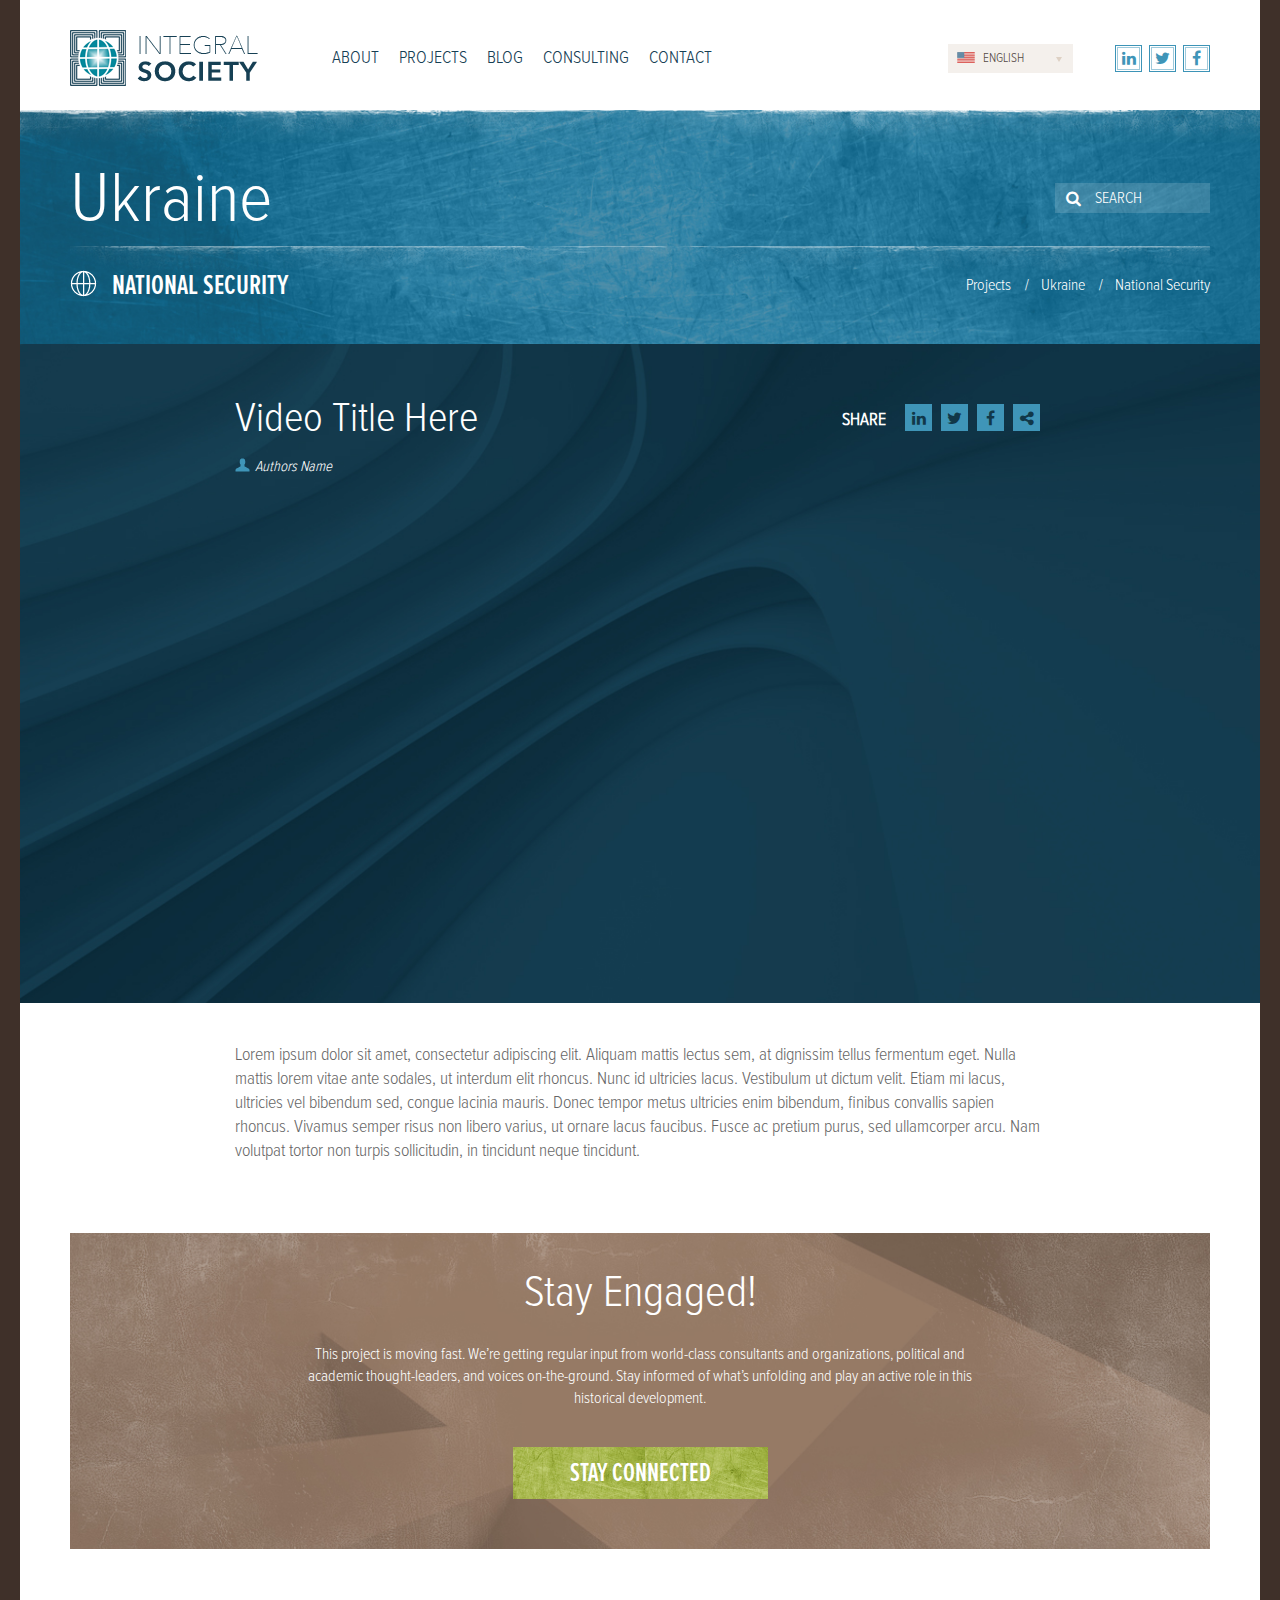
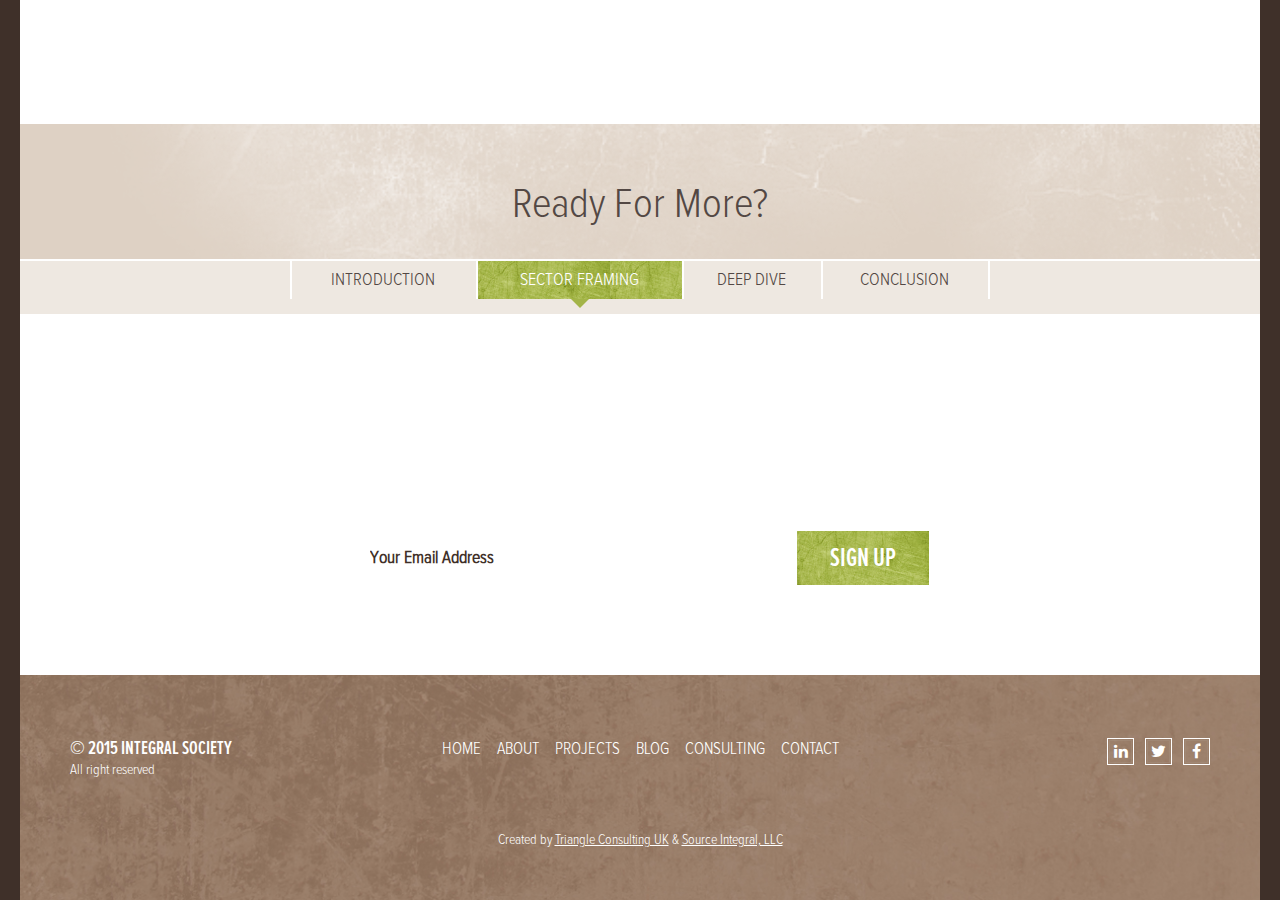
<file: video.html>
<!DOCTYPE html>
<html lang="en">
<head>
    <meta charset="utf-8">
    <meta http-equiv="X-UA-Compatible" content="IE=edge">
    <meta name="viewport" content="width=device-width, initial-scale=1">
    <title>Integral</title>
    <link type="text/css" rel="stylesheet" href="https://maxcdn.bootstrapcdn.com/font-awesome/4.5.0/css/font-awesome.min.css" media="all" />
    <link rel="stylesheet" href="css/owl.carousel.css">
    <link rel="stylesheet" href="css/slimmenu.min.css">
    <link href="css/style.css" rel="stylesheet">

</head>
<body class="video-page">
<header>
    <div class="logo"><a href="index.html"><img src="images/logo.png" alt=""></a></div>
    <div class="menu-top">
        <ul>
            <li><a href="about.html">About</a></li>
            <li><a href="projects.html">Projects</a></li>
            <li><a href="blog.html">Blog</a></li>
            <li><a href="consulting.html">Consulting</a></li>
            <li><a href="contact.html">Contact</a></li>
        </ul>
    </div>
    <div class="select-block">
        <div class="lang">
            <select id="language" name="n">
                <option data-path="images/eng.jpg" value="eng">English</option>
                <option data-path="images/rus.jpg" value="rus">Russian</option>
                <option data-path="images/ger.jpg" value="ger">German</option>
            </select>
            <div id="languageimg"><img src="images/eng.jpg" /></div>
        </div>
        <div class="social">
            <a href="#" class="fb"><i class="fa fa-linkedin" aria-hidden="true"></i></a>
            <a href="#" class="tw"><i class="fa fa-twitter" aria-hidden="true"></i></a>
            <a href="#" class="fb"><i class="fa fa-facebook" aria-hidden="true"></i></a>
        </div>
    </div>
</header>
<main>
    <div class="title-bar">
        <div class="top">
            <div class="title">Ukraine</div>
            <div class="search">
                <input type="search" placeholder="search">
            </div>
        </div>
        <div class="bottom">
            <div class="page-id">National Security</div>
            <div class="breadcrumb">
                <ul>
                    <li>Projects</li>
                    <li>Ukraine</li>
                    <li>National Security</li>
                </ul>
            </div>
        </div>
    </div>
    <div class="video-block">
        <div class="base-wrap">
            <div class="video-title">
                <div class="wrap">
                    <div class="title">Video Title Here</div>
                    <div class="name">Authors Name</div>
                </div>
                <div class="social">
                    <div>share</div>
                    <a href="#" class="fb"><i class="fa fa-linkedin" aria-hidden="true"></i></a>
                    <a href="#" class="tw"><i class="fa fa-twitter" aria-hidden="true"></i></a>
                    <a href="#" class="fb"><i class="fa fa-facebook" aria-hidden="true"></i></a>
                    <a href="#" class="fb"><i class="fa fa-share-alt" aria-hidden="true"></i></a>
                </div>
            </div>
            <iframe width="840" height="470" src="https://www.youtube.com/embed/aVS4W7GZSq0" frameborder="0" allowfullscreen></iframe>
        </div>
    </div>
    <div class="description">Lorem ipsum dolor sit amet, consectetur adipiscing elit. Aliquam mattis lectus sem, at dignissim tellus fermentum eget.
        Nulla mattis lorem vitae ante sodales, ut interdum elit rhoncus. Nunc id ultricies lacus. Vestibulum ut dictum velit. Etiam mi lacus, ultricies vel
        bibendum sed, congue lacinia mauris. Donec tempor metus ultricies enim bibendum, finibus convallis sapien rhoncus. Vivamus semper risus non libero varius,
        ut ornare lacus faucibus. Fusce ac pretium purus, sed ullamcorper arcu. Nam volutpat tortor non turpis sollicitudin, in tincidunt neque tincidunt.
    </div>
    <div class="call-to-action">
        <div class="wrap">
            <div class="title">Stay Engaged!</div>
            <div class="text">This project is moving fast. We’re getting regular input from world-class consultants and organizations, political and academic thought-leaders, and voices on-the-ground.  Stay informed of what’s unfolding and play an active role in this historical development.
            </div>
            <a href="#">stay connected</a>
        </div>
    </div>
    <!-- Comment-->
    <div class="comment-widget">
        <div class="wrap">
            <div id="disqus_thread"></div>
            <script>

                /**
                 *  RECOMMENDED CONFIGURATION VARIABLES: EDIT AND UNCOMMENT THE SECTION BELOW TO INSERT DYNAMIC VALUES FROM YOUR PLATFORM OR CMS.
                 *  LEARN WHY DEFINING THESE VARIABLES IS IMPORTANT: https://disqus.com/admin/universalcode/#configuration-variables */
                /*
                 var disqus_config = function () {
                 this.page.url = PAGE_URL;  // Replace PAGE_URL with your page's canonical URL variable
                 this.page.identifier = PAGE_IDENTIFIER; // Replace PAGE_IDENTIFIER with your page's unique identifier variable
                 };
                 */
                (function() { // DON'T EDIT BELOW THIS LINE
                    var d = document, s = d.createElement('script');
                    s.src = '//final-1.disqus.com/embed.js';
                    s.setAttribute('data-timestamp', +new Date());
                    (d.head || d.body).appendChild(s);
                })();
            </script>
            <noscript>Please enable JavaScript to view the <a href="https://disqus.com/?ref_noscript">comments powered by Disqus.</a></noscript>
        </div>
    </div>
    <div class="more tabs">
        <div class="tab-title">
            Ready For More?
        </div>
        <div class="wrap">
            <!-- Nav tabs -->
            <ul class="nav nav-tabs">
                <li><a href="#tabs-1" data-toggle="tab">Introduction</a></li>
                <li class="active" ><a href="#tabs-2" data-toggle="tab">Sector Framing</a></li>
                <li><a href="#tabs-3" data-toggle="tab">Deep Dive</a></li>
                <li><a href="#tabs-4" data-toggle="tab">Conclusion</a></li>
            </ul>

            <!-- Tab panes -->
            <div class="tab-content">
                <div class="tab-pane fade" id="tabs-1">
                </div>
                <div class="tab-pane fade in active" id="tabs-2"></div>
                <div class="tab-pane fade" id="tabs-3"></div>
                <div class="tab-pane fade" id="tabs-4"></div>
                <div class="tab-pane fade" id="tabs-5"></div>
            </div>
        </div>
    </div>

    <div class="subscribe">
        <div class="triangle"></div>
        <div class="title">Stay Informed</div>
        <div class="wrap">
            <form action="">
                <input type="email" placeholder="Your Email Address">
                <input type="submit" value="Sign Up">
            </form>
        </div>
    </div>
</main>
<footer>
    <div class="wrap">
        <div class="copy">
            <span> © 2015 Integral Society</span><br>
            All right reserved
        </div>
        <div class="menu">
            <ul>
                <li><a href="#">Home</a></li>
                <li><a href="#">About</a></li>
                <li><a href="#">Projects</a></li>
                <li><a href="#">Blog</a></li>
                <li><a href="#">Consulting</a></li>
                <li><a href="#">Contact</a></li>
            </ul>
        </div>
        <div class="social">
            <a href="#" class="fb"><i class="fa fa-linkedin" aria-hidden="true"></i></a>
            <a href="#" class="tw"><i class="fa fa-twitter" aria-hidden="true"></i></a>
            <a href="#" class="fb"><i class="fa fa-facebook" aria-hidden="true"></i></a>
        </div>
    </div>
    <div class="created">Created by <span>Triangle Consulting UK</span> & <span>Source Integral, LLC</span></div>
</footer>
<script src="https://ajax.googleapis.com/ajax/libs/jquery/1.11.0/jquery.min.js"></script>
<script src="js/bootstrap.min.js"></script>
<script src="js/jquery.slimmenu.min.js"></script>
<script src="js/owl-carousel/owl.carousel.min.js"></script>
<script src="js/common.js"></script>
</body>
</html>
</file>
<file: css/slimmenu.min.css>
.menu-collapser{position:relative;width:100%;height:48px;padding:0 8px;color:#FFF;font-size:16px;line-height:48px;background-color:#999;box-sizing:border-box;-moz-box-sizing:border-box;-webkit-box-sizing:border-box}.collapse-button{position:absolute;right:8px;top:50%;width:40px;padding:7px 10px;color:#FFFFFF;font-size:14px;text-align:center;background-color:#0E0E0E;border-radius:2px;cursor:pointer;transform:translate(0, -50%);-o-transform:translate(0, -50%);-ms-transform:translate(0, -50%);-moz-transform:translate(0, -50%);-webkit-transform:translate(0, -50%);box-sizing:border-box;-moz-box-sizing:border-box;-webkit-box-sizing:border-box}.collapse-button:hover,.collapse-button:focus{color:#FFF;background-color:#040404}.collapse-button .icon-bar{display:block;height:2px;width:18px;margin:2px 0;background-color:#F5F5F5;border-radius:1px}ul.slimmenu{width:100%;margin:0;padding:0;list-style-type:none}ul.slimmenu:before,ul.slimmenu:after{content:'';display:table}ul.slimmenu:after{clear:both}ul.slimmenu.collapsed li{display:block;width:100%;box-sizing:border-box;-moz-box-sizing:border-box;-webkit-box-sizing:border-box}ul.slimmenu.collapsed li>ul{position:static;display:none}ul.slimmenu.collapsed li a{display:block;border-bottom:1px solid rgba(0,0,0,0.075);box-sizing:border-box;-moz-box-sizing:border-box;-webkit-box-sizing:border-box}ul.slimmenu.collapsed li .sub-toggle{height:40px}ul.slimmenu li{position:relative;float:left;display:inline-block;background-color:#AAA}ul.slimmenu li ul{margin:0;list-style-type:none}ul.slimmenu li ul li{background:#bbbbbb}ul.slimmenu li>ul{position:absolute;left:0;top:100%;z-index:999;display:none;width:100%}ul.slimmenu li>ul>li ul{position:absolute;left:100%;top:0;z-index:999;display:none;width:100%}ul.slimmenu li a{display:block;padding:12px 64px 12px 16px;color:#333;font-size:16px;font-weight:400;transition:background-color 0.5s ease-out;-o-transition:background-color 0.5s ease-out;-moz-transition:background-color 0.5s ease-out;-webkit-transition:background-color 0.5s ease-out}ul.slimmenu li a:hover{text-decoration:none;background-color:#999}ul.slimmenu li .sub-toggle{background:none repeat scroll 0 0 rgba(0,0,0,0.075);position:absolute;right:0;top:0;z-index:999;width:48px;height:100%;text-align:center;cursor:pointer}ul.slimmenu li .sub-toggle:before{content:'';display:inline-block;height:100%;margin-right:-0.25em;vertical-align:middle}ul.slimmenu li .sub-toggle>i{display:inline-block;color:#333;font-size:18px;vertical-align:middle}ul.slimmenu>li{border-left:1px solid #999}ul.slimmenu>li:first-child,ul.slimmenu>li.has-submenu+li{border-left:0}
</file>
